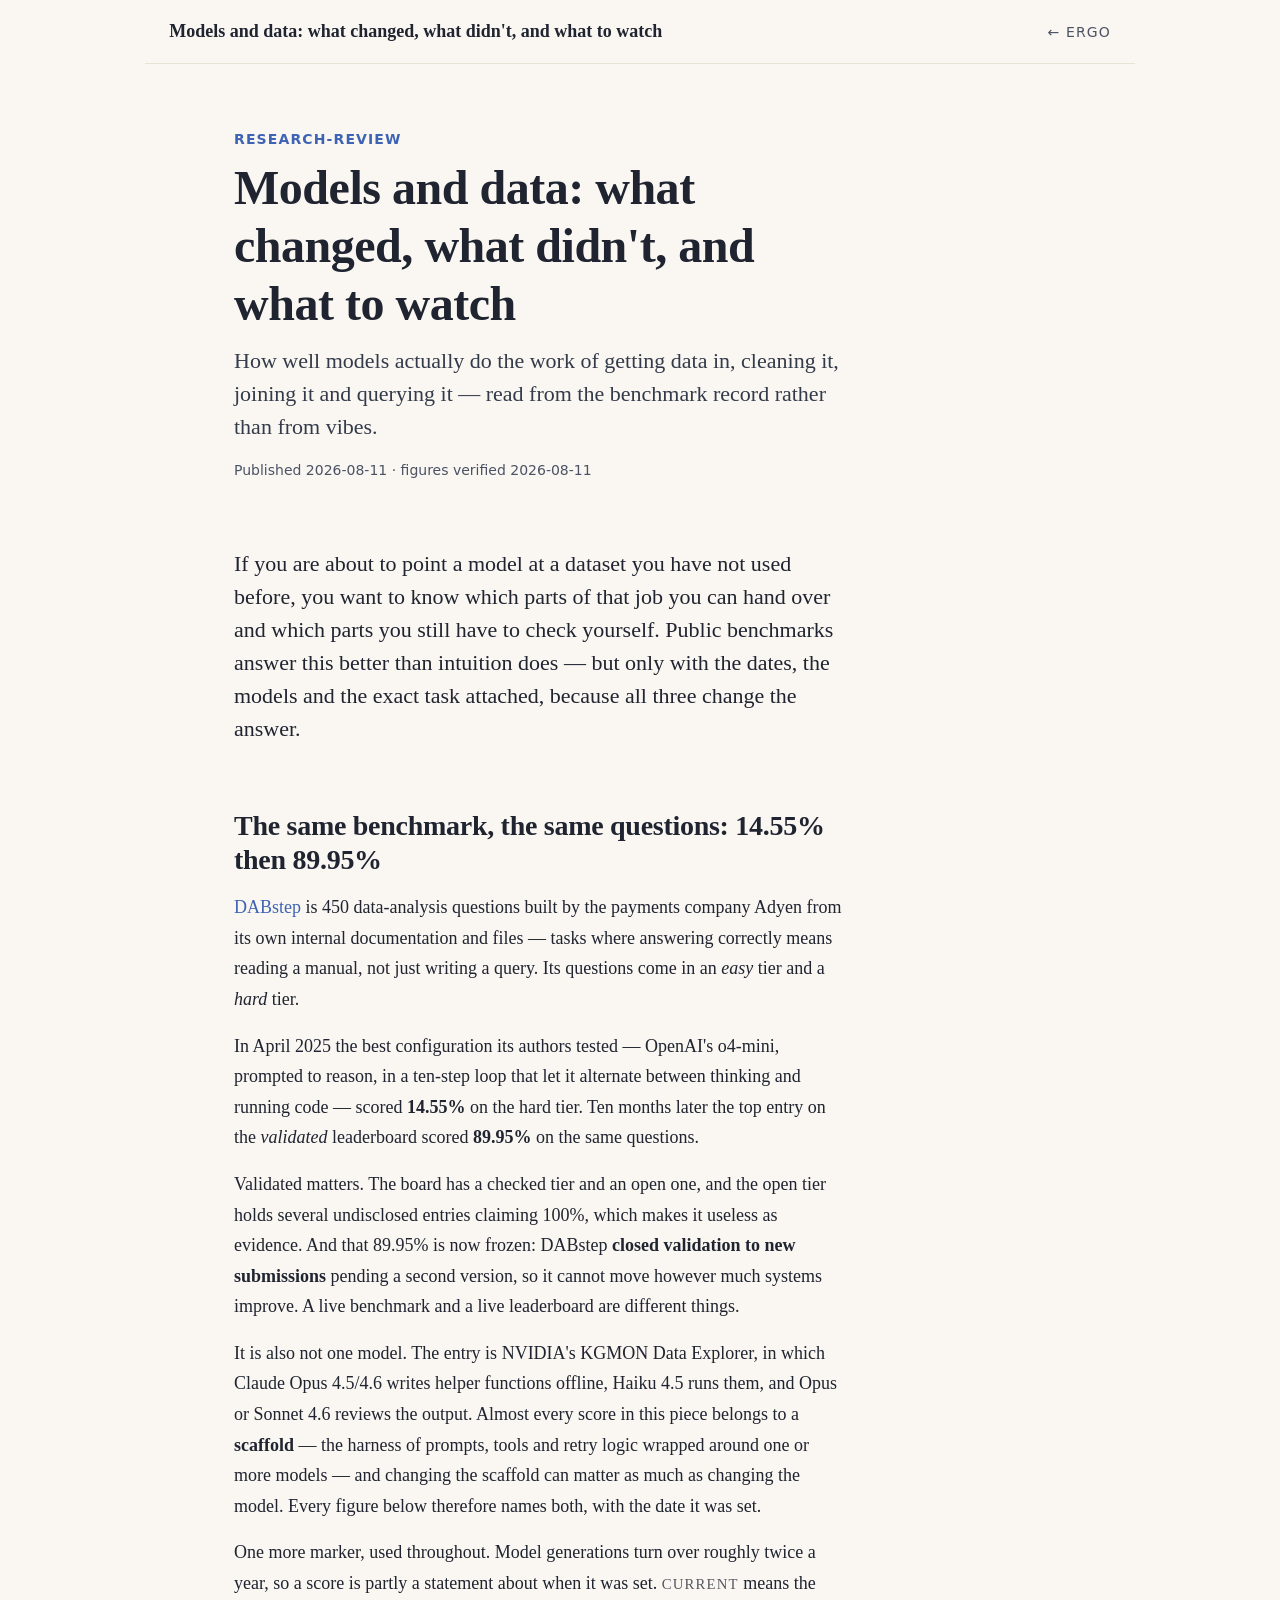
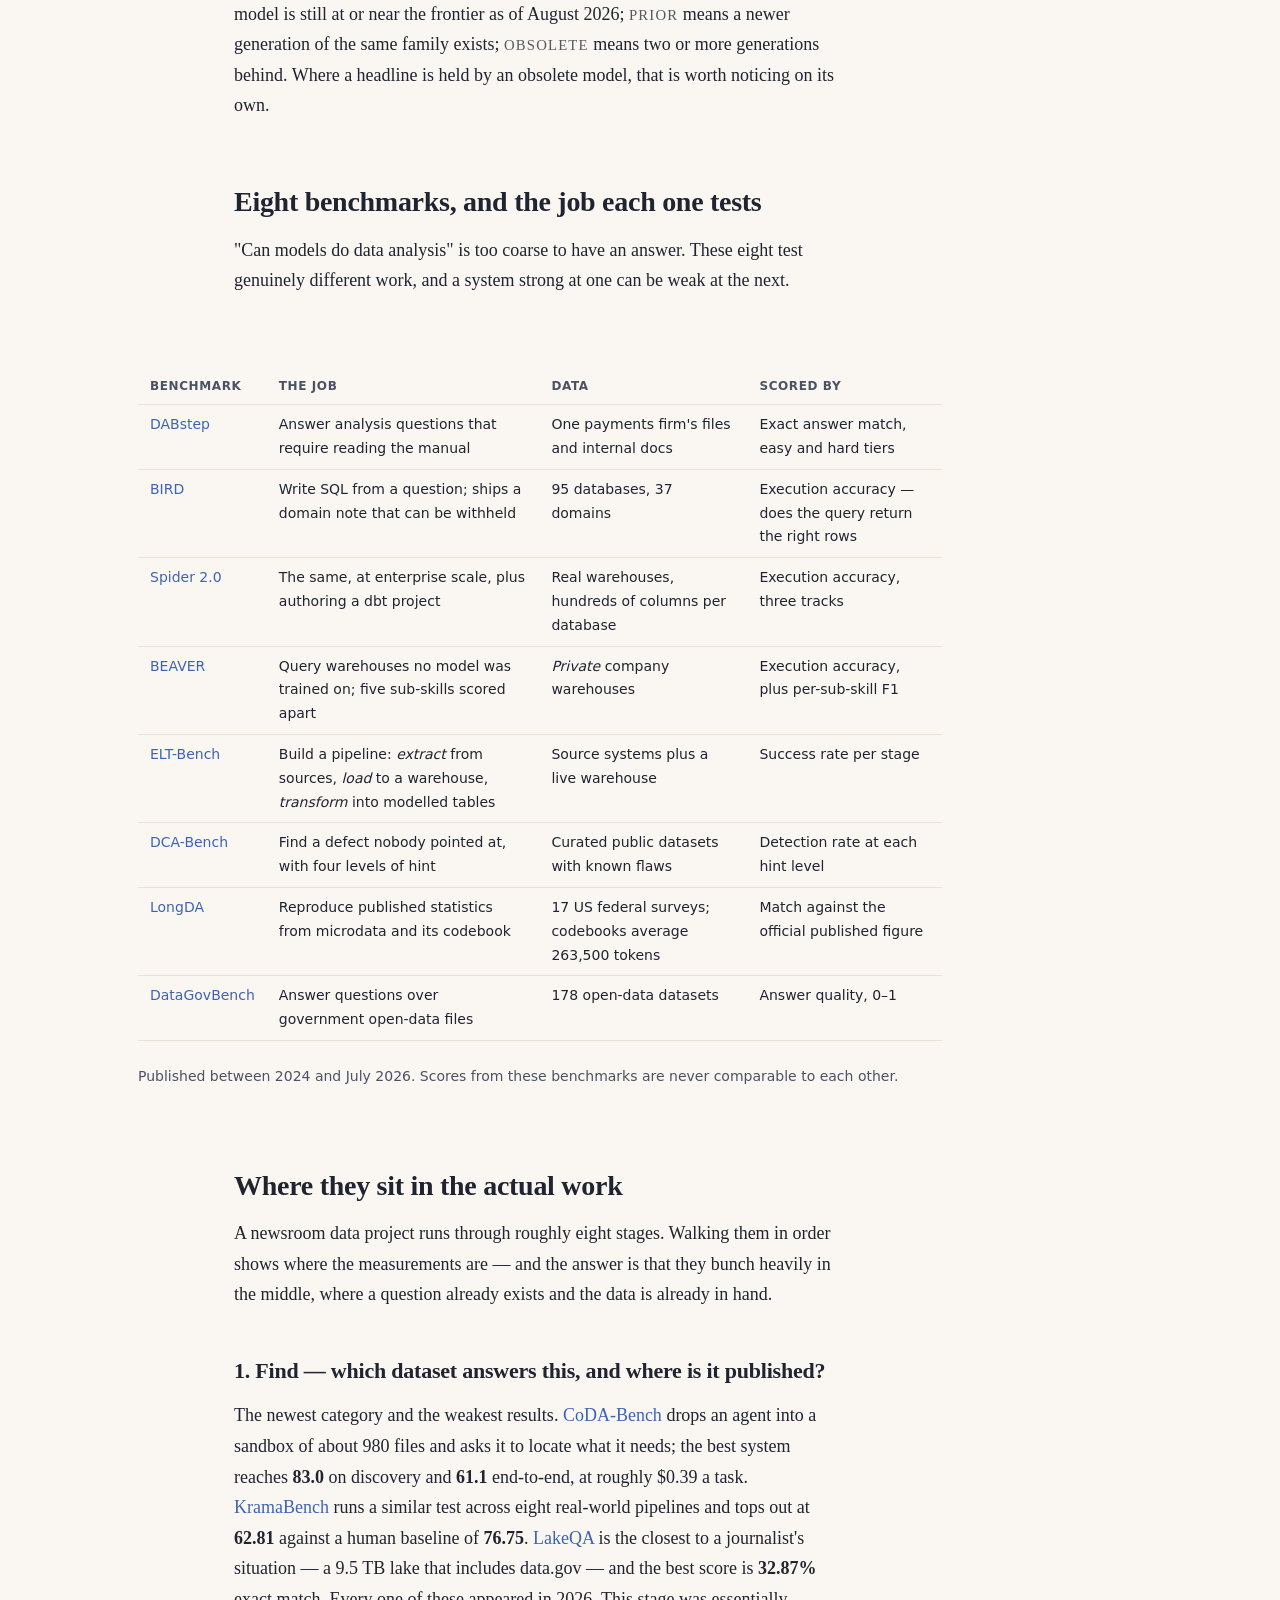
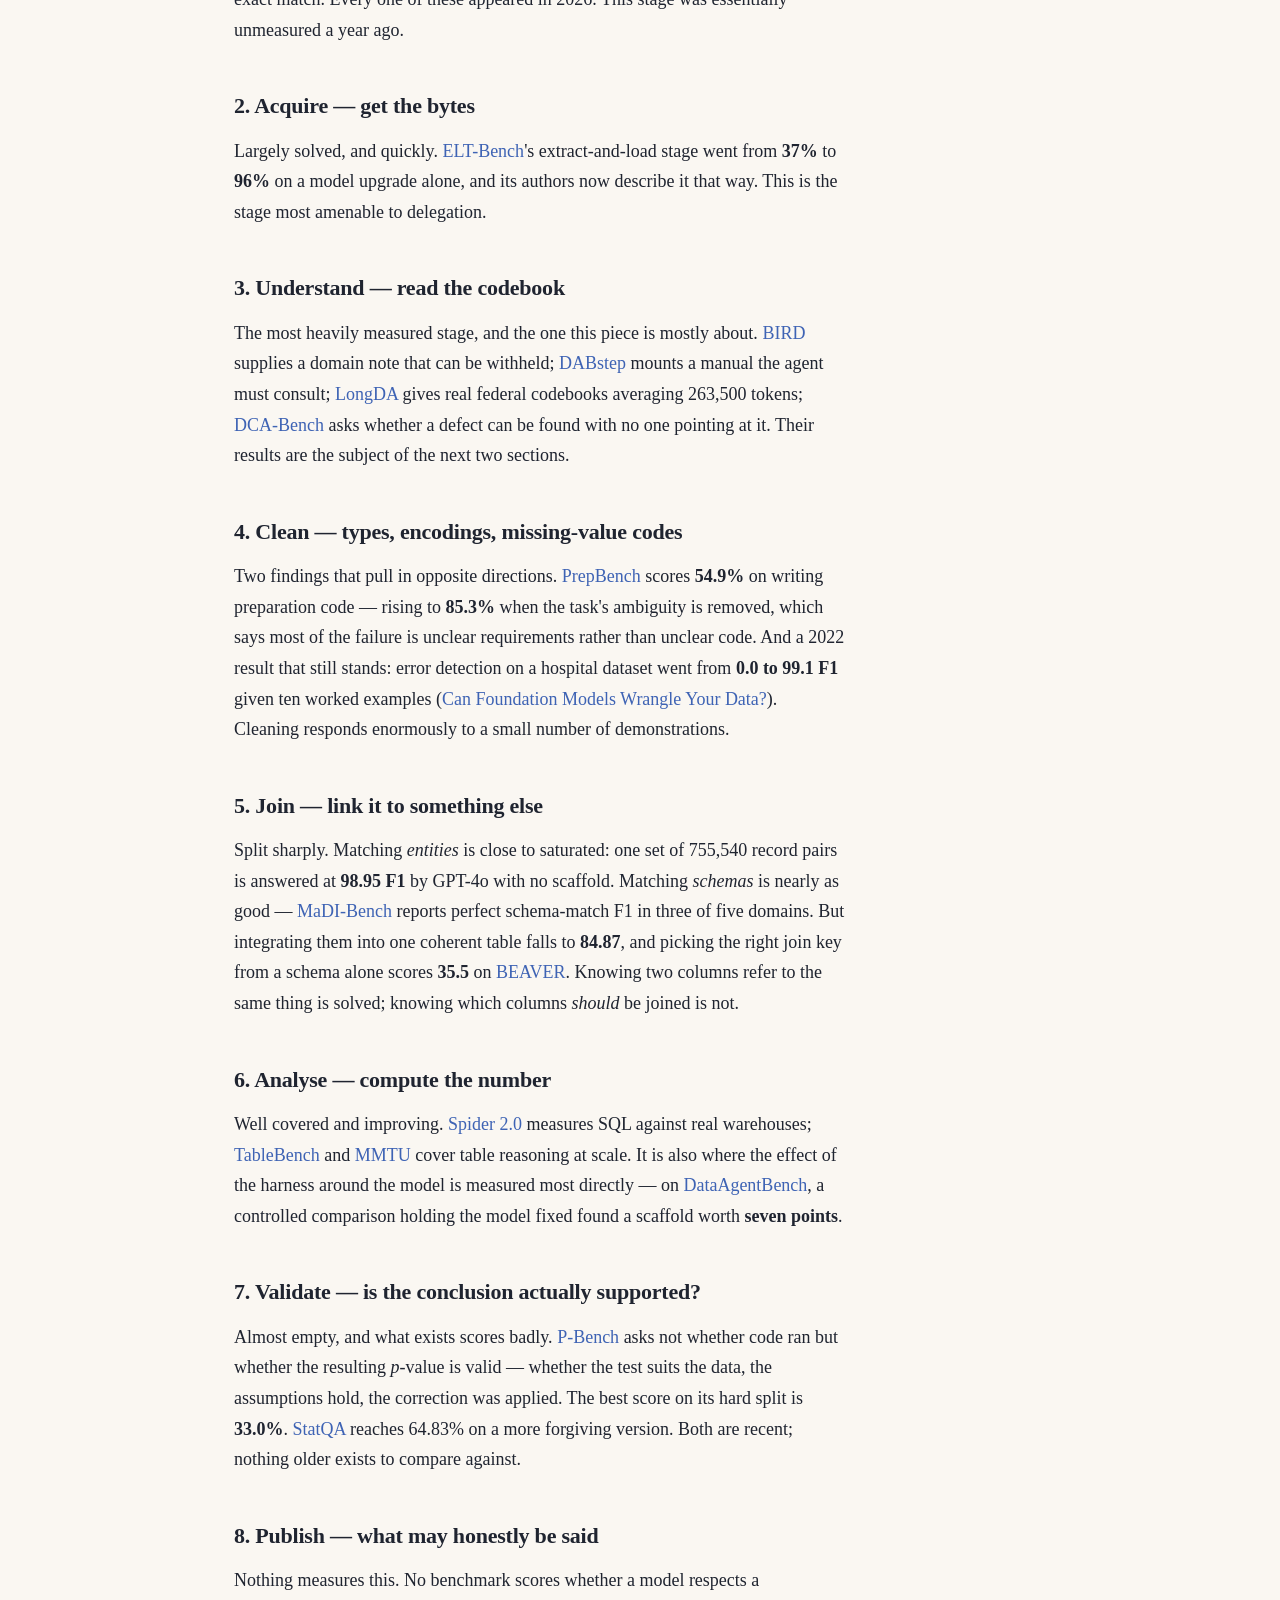
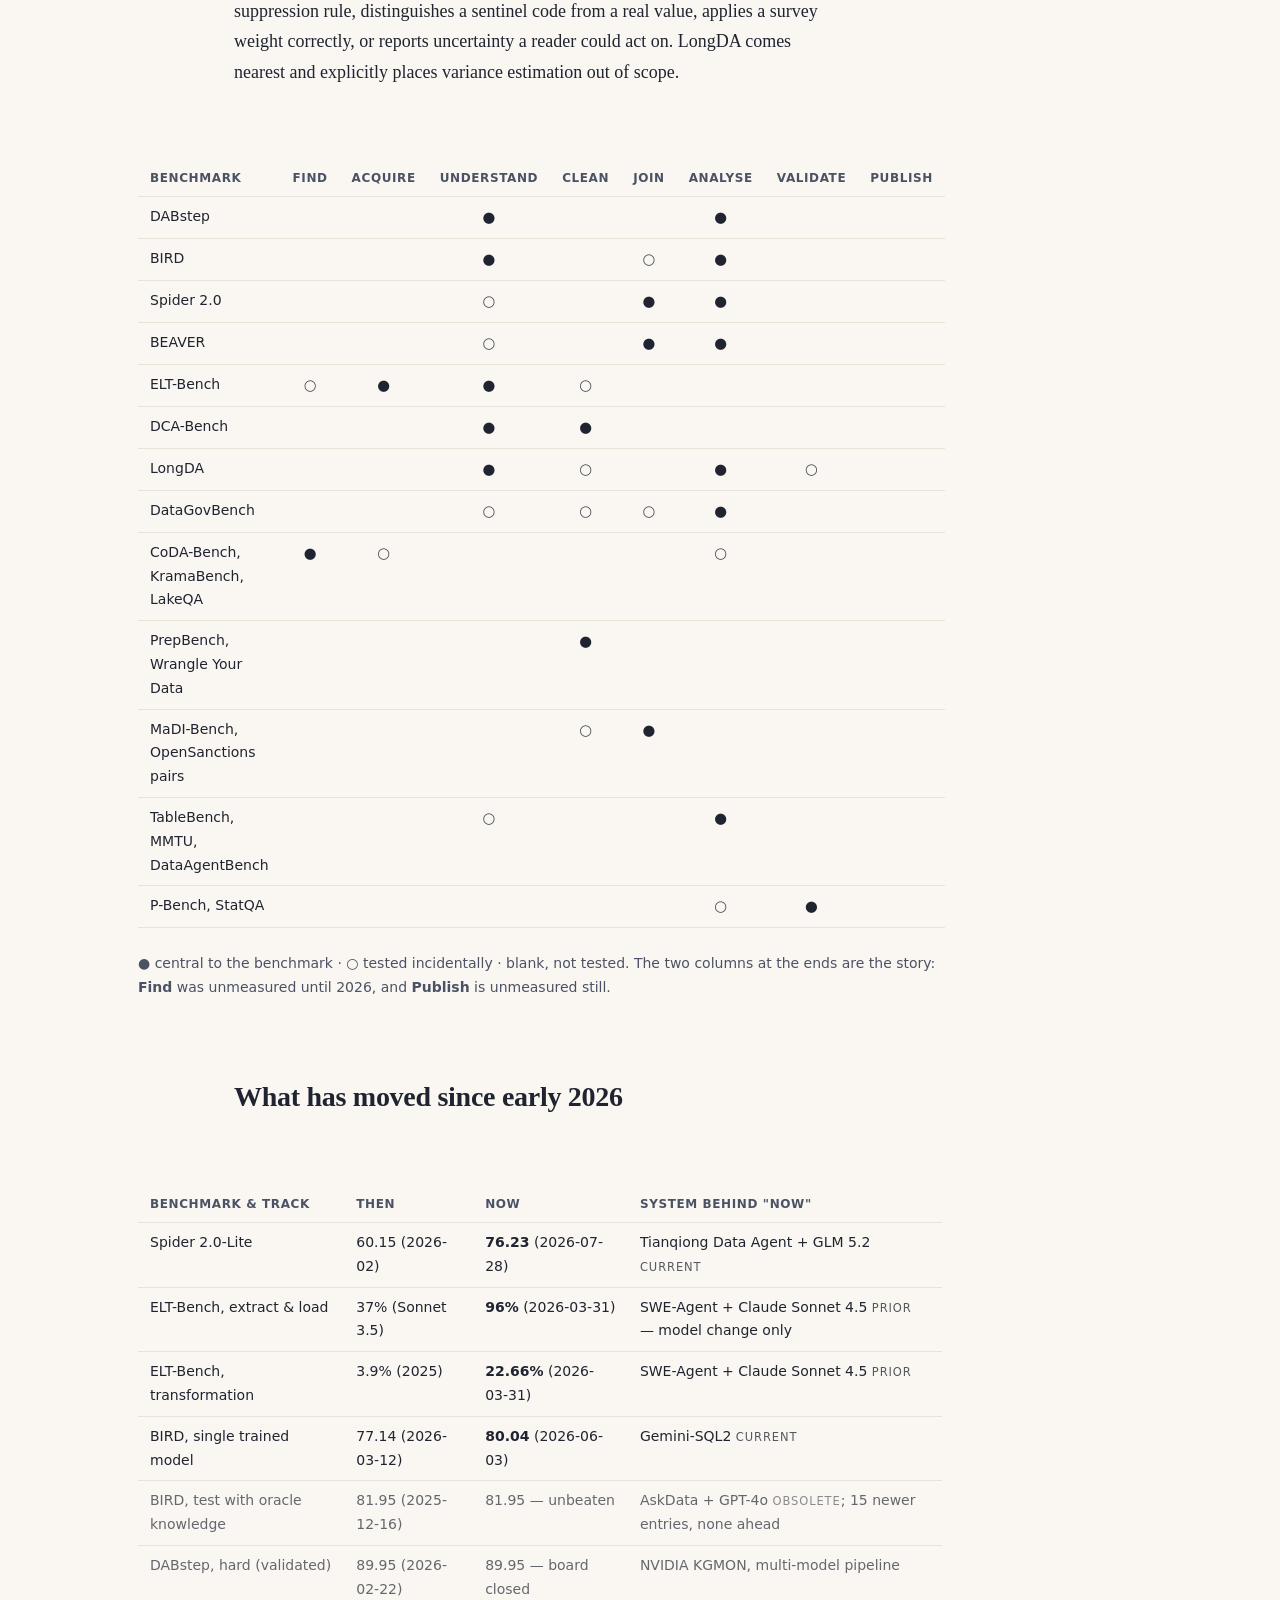
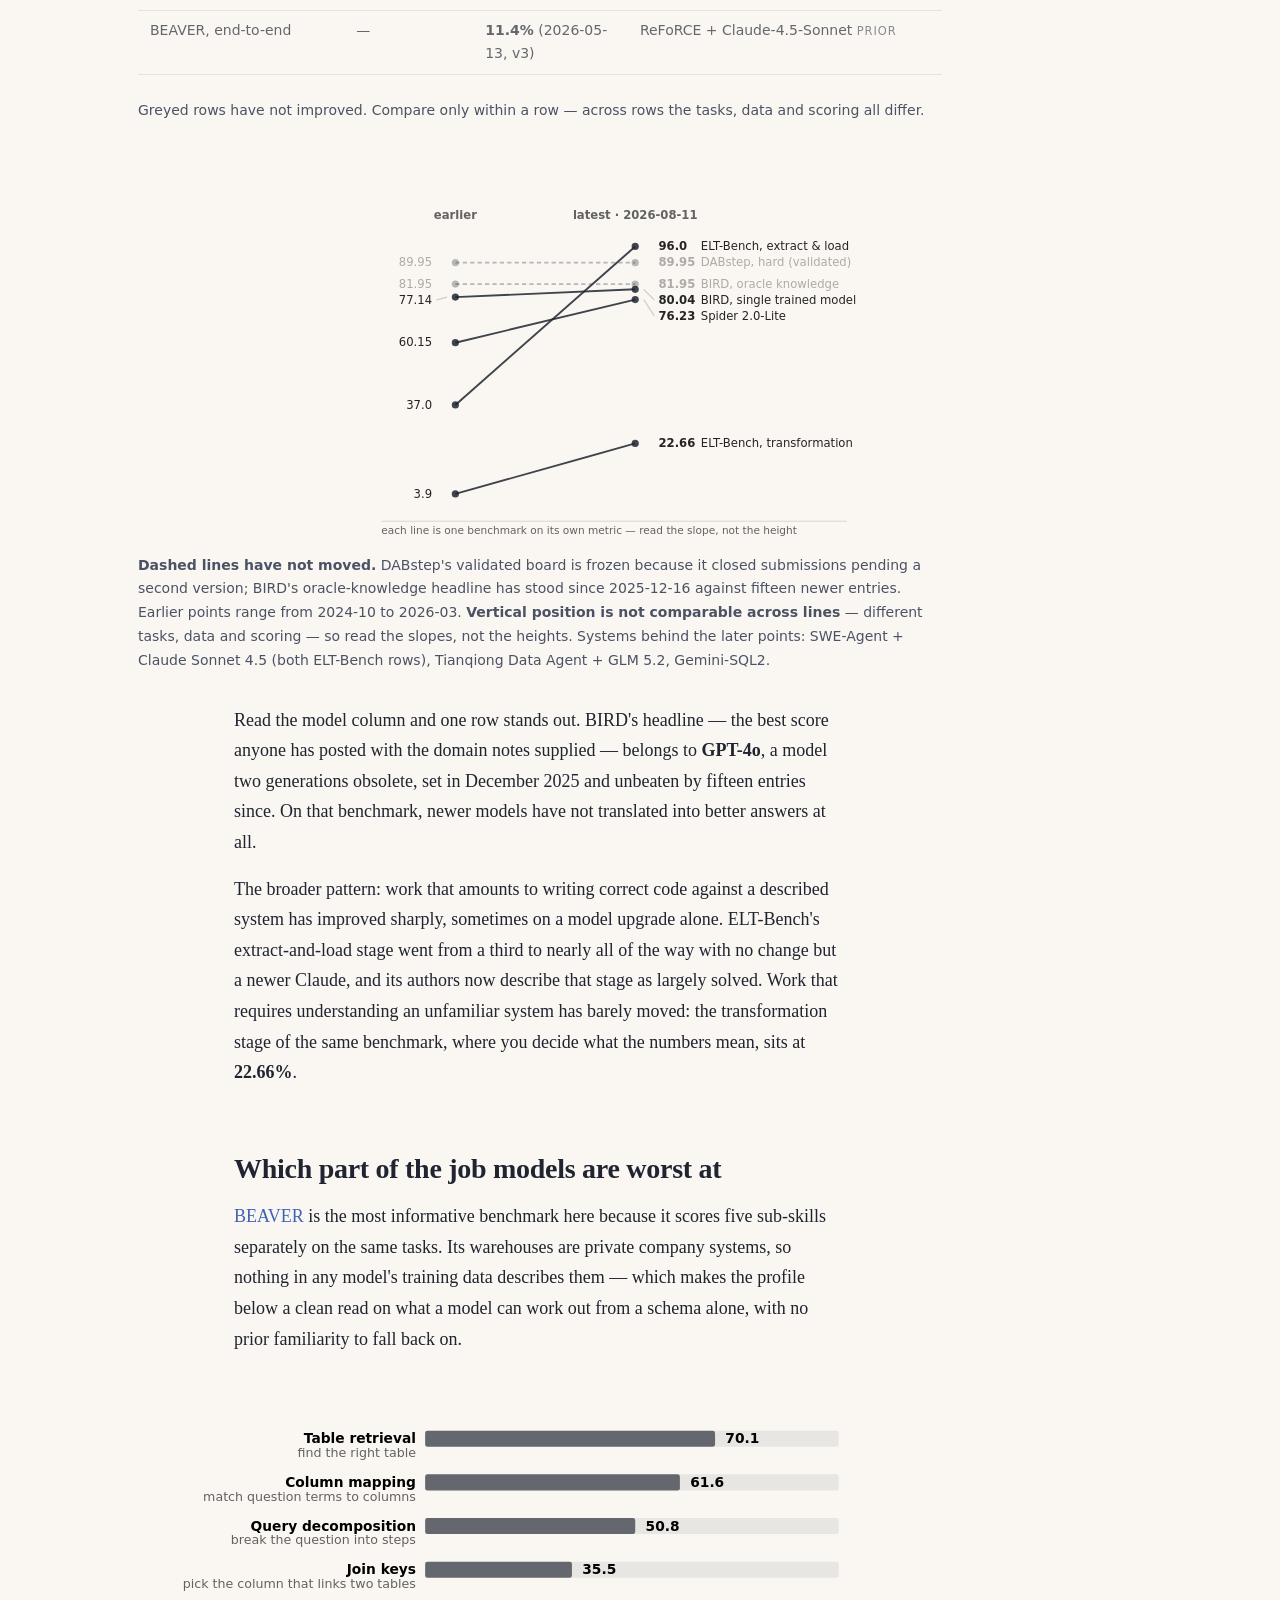
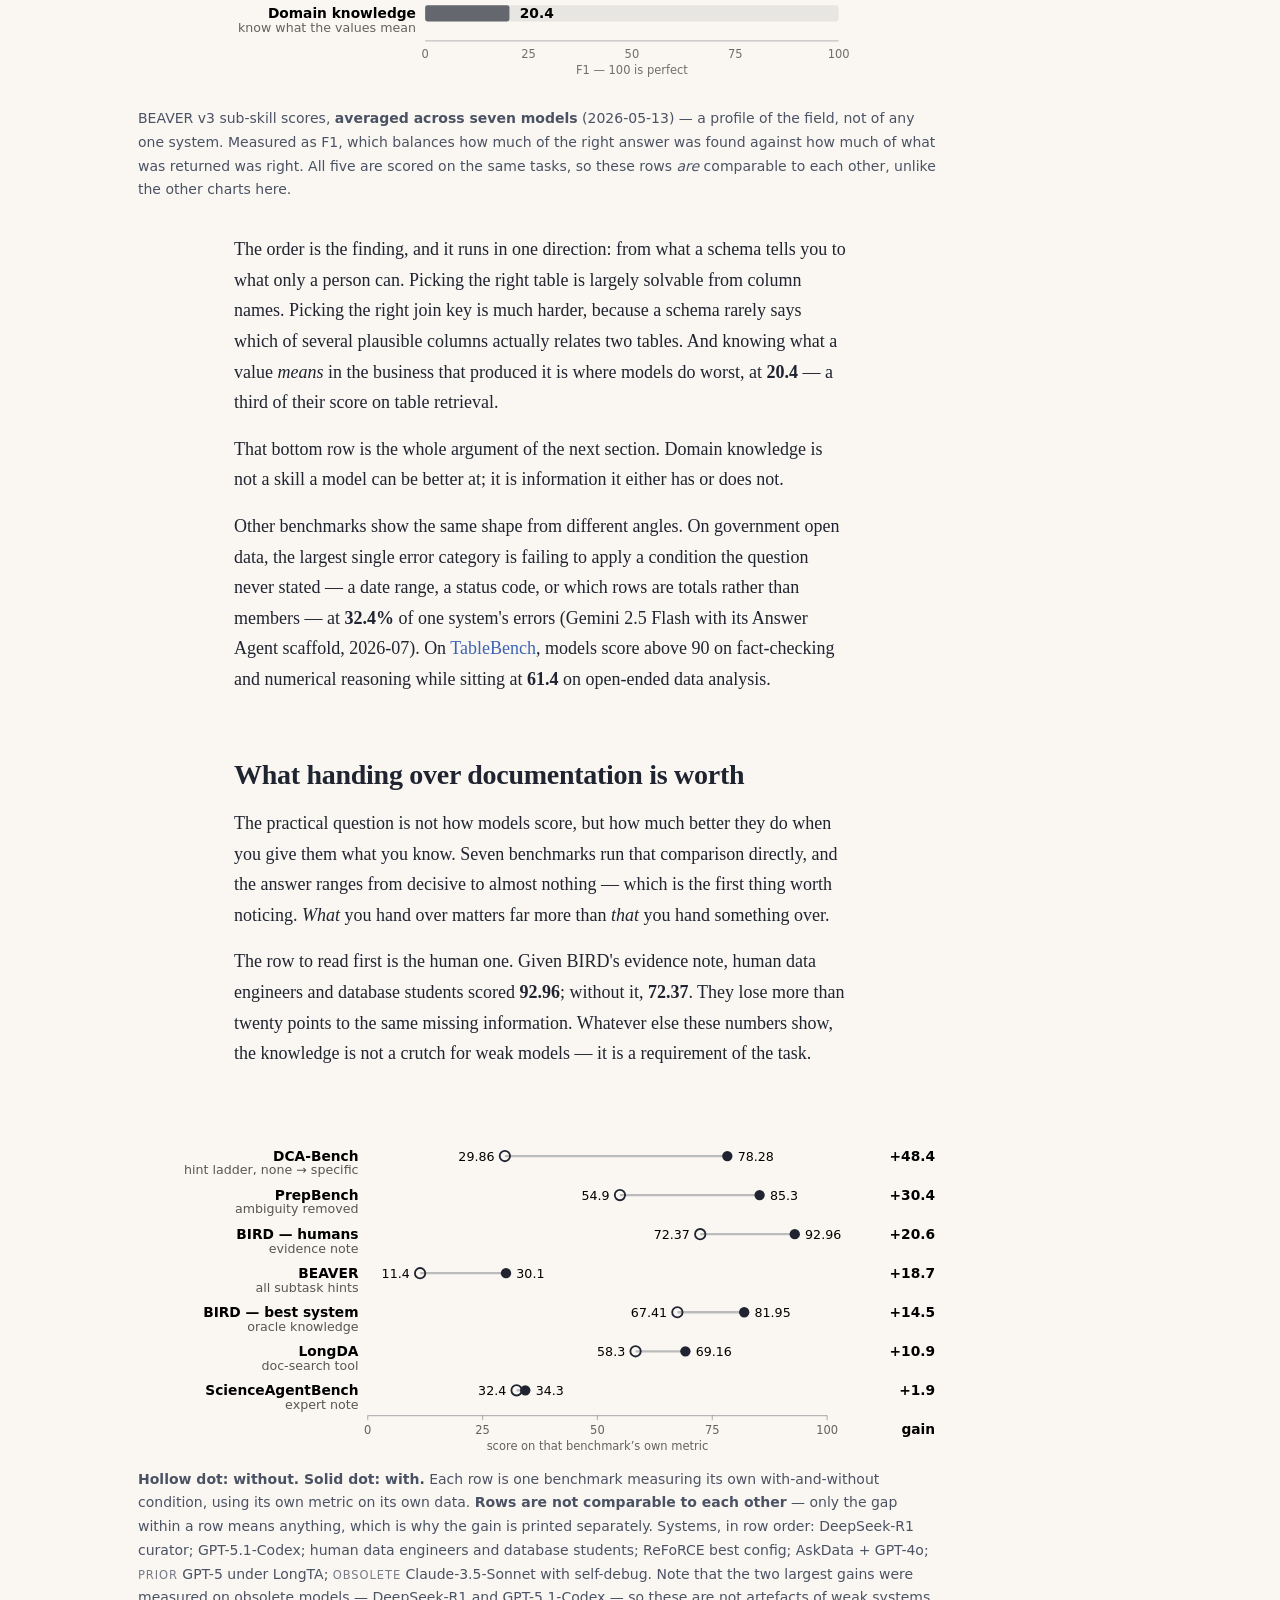
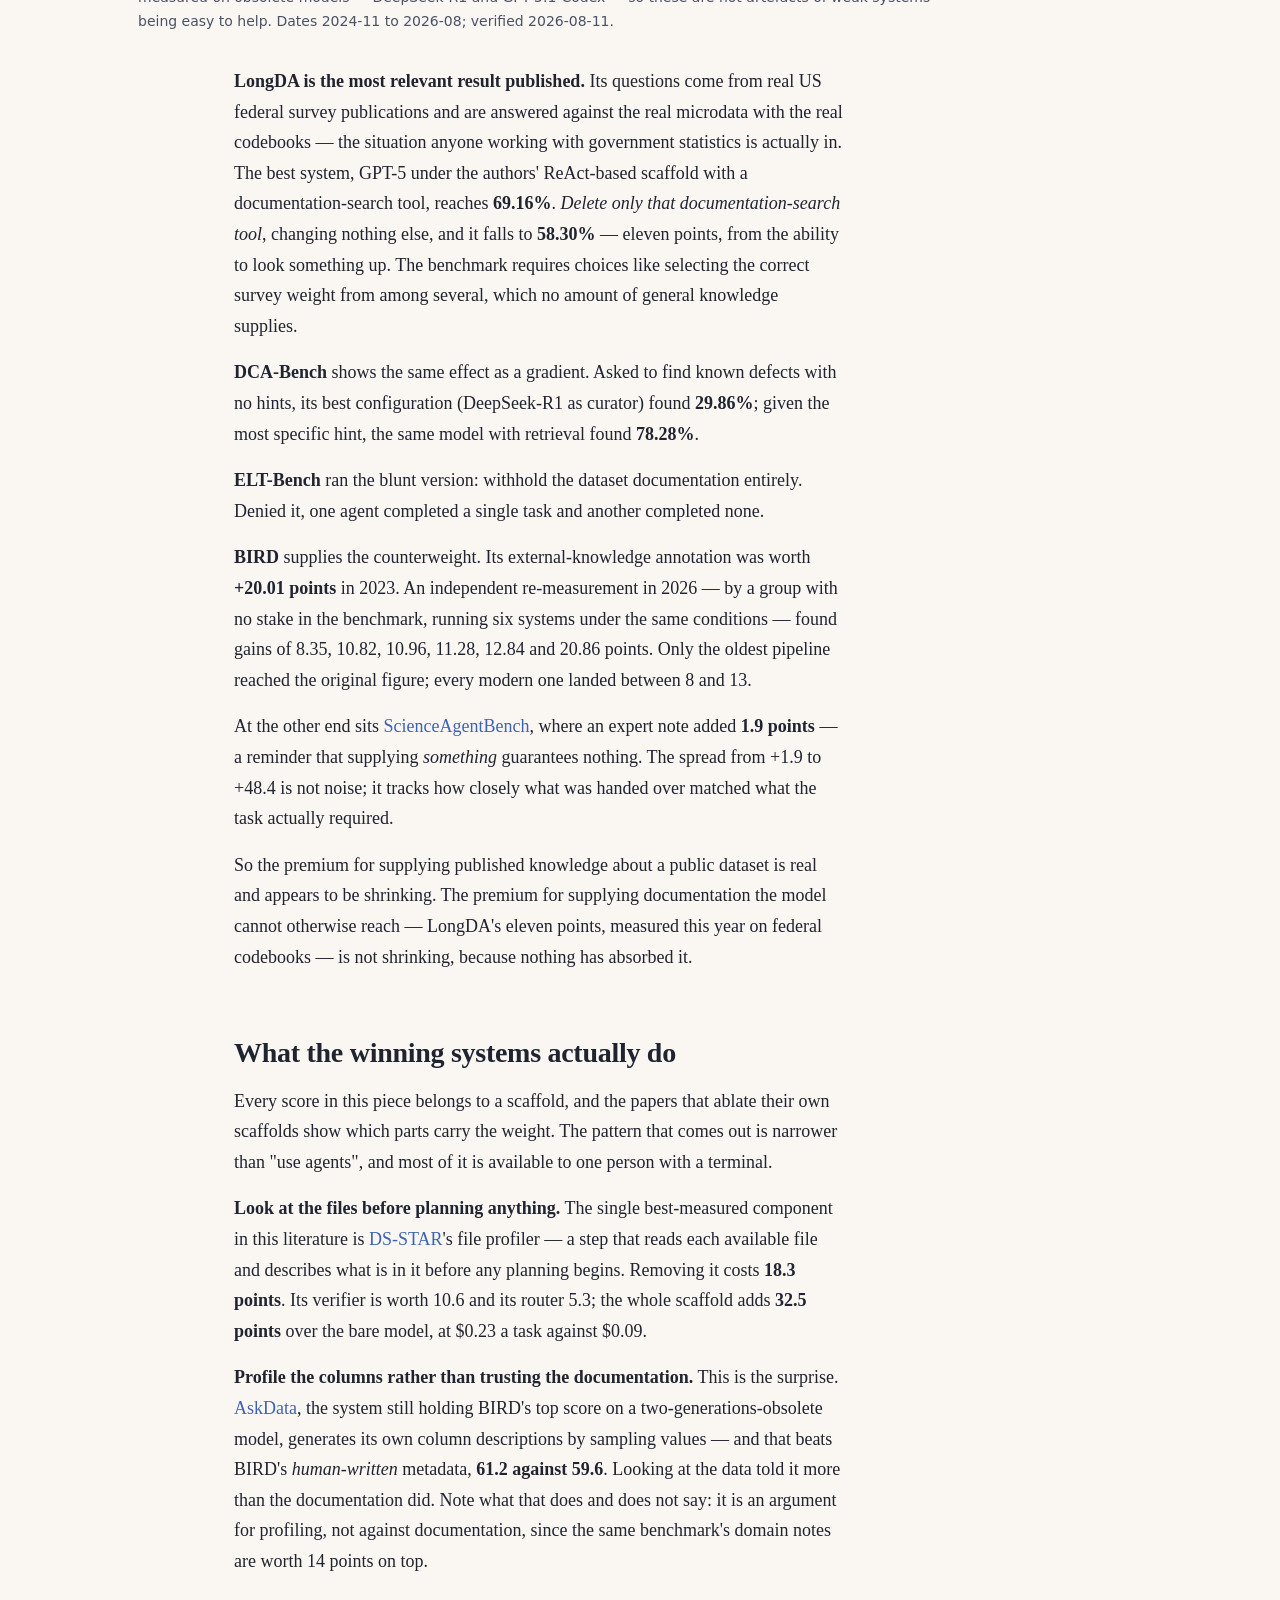
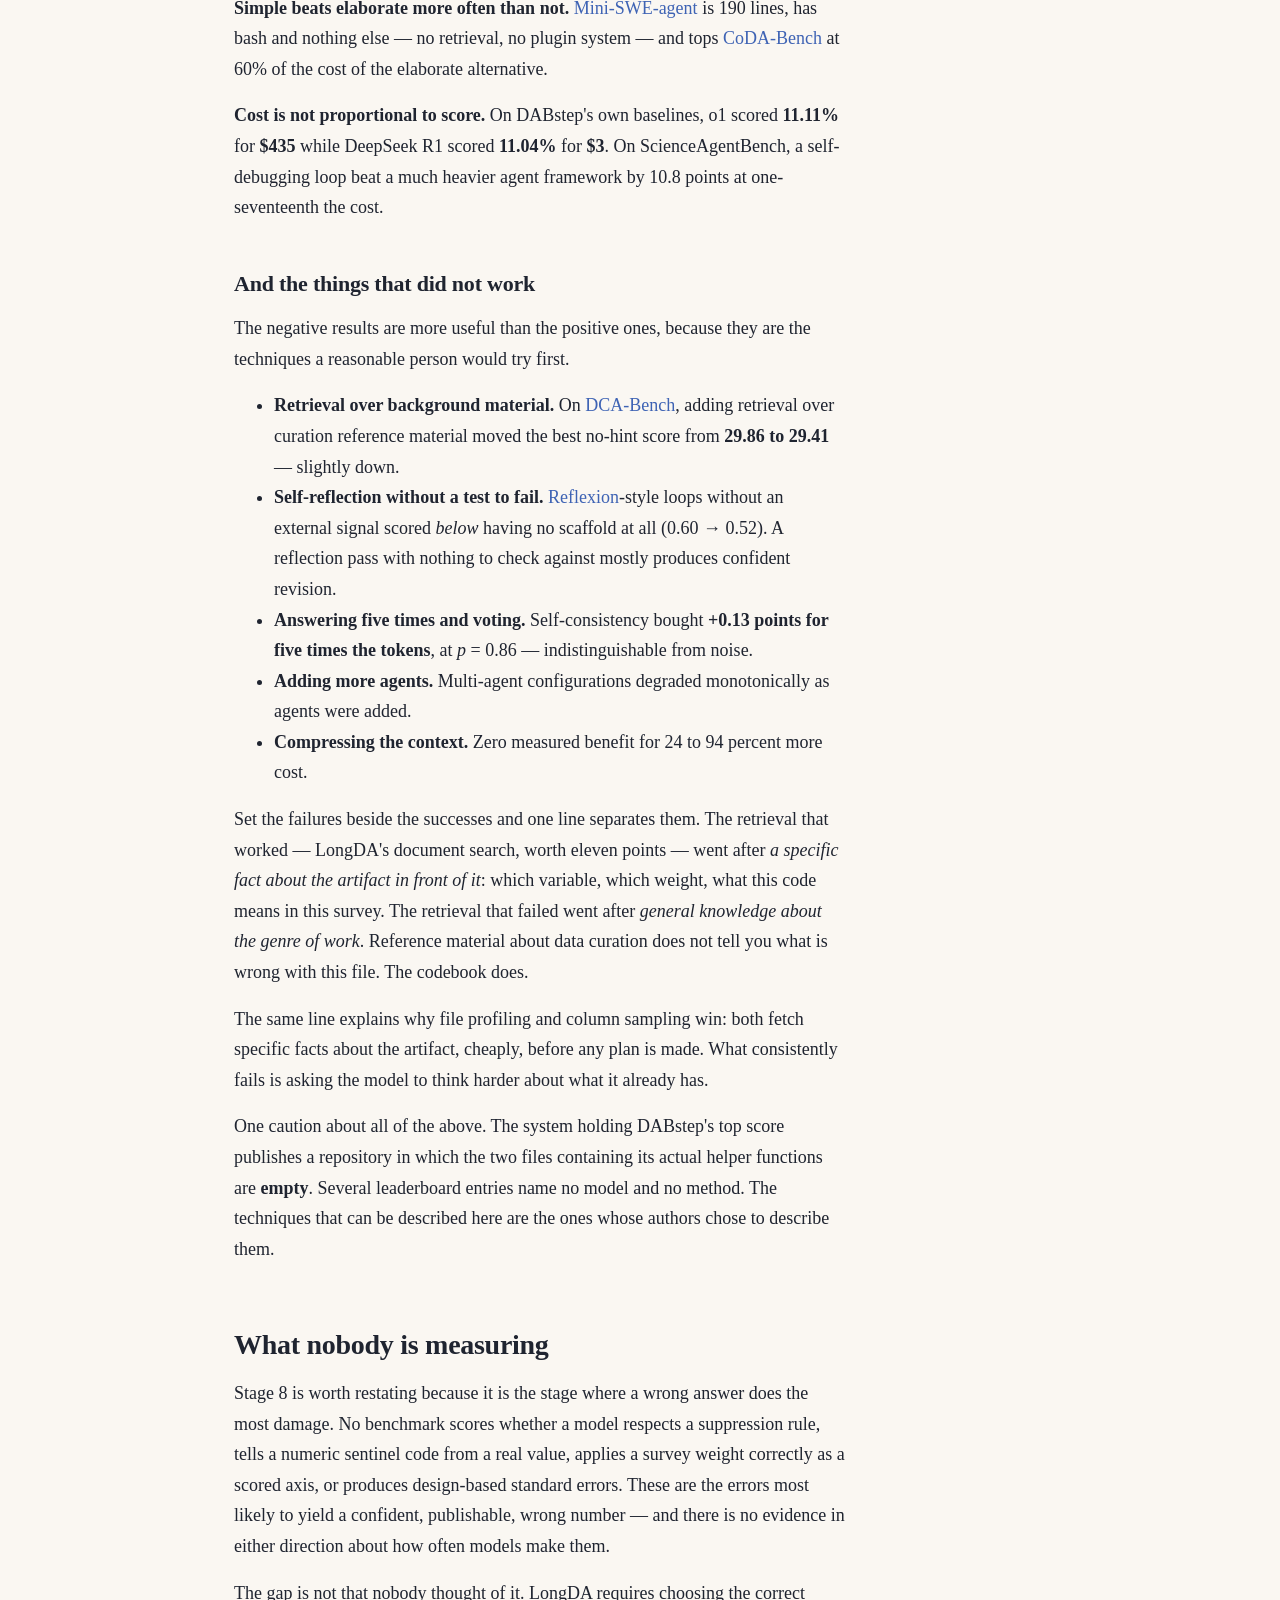
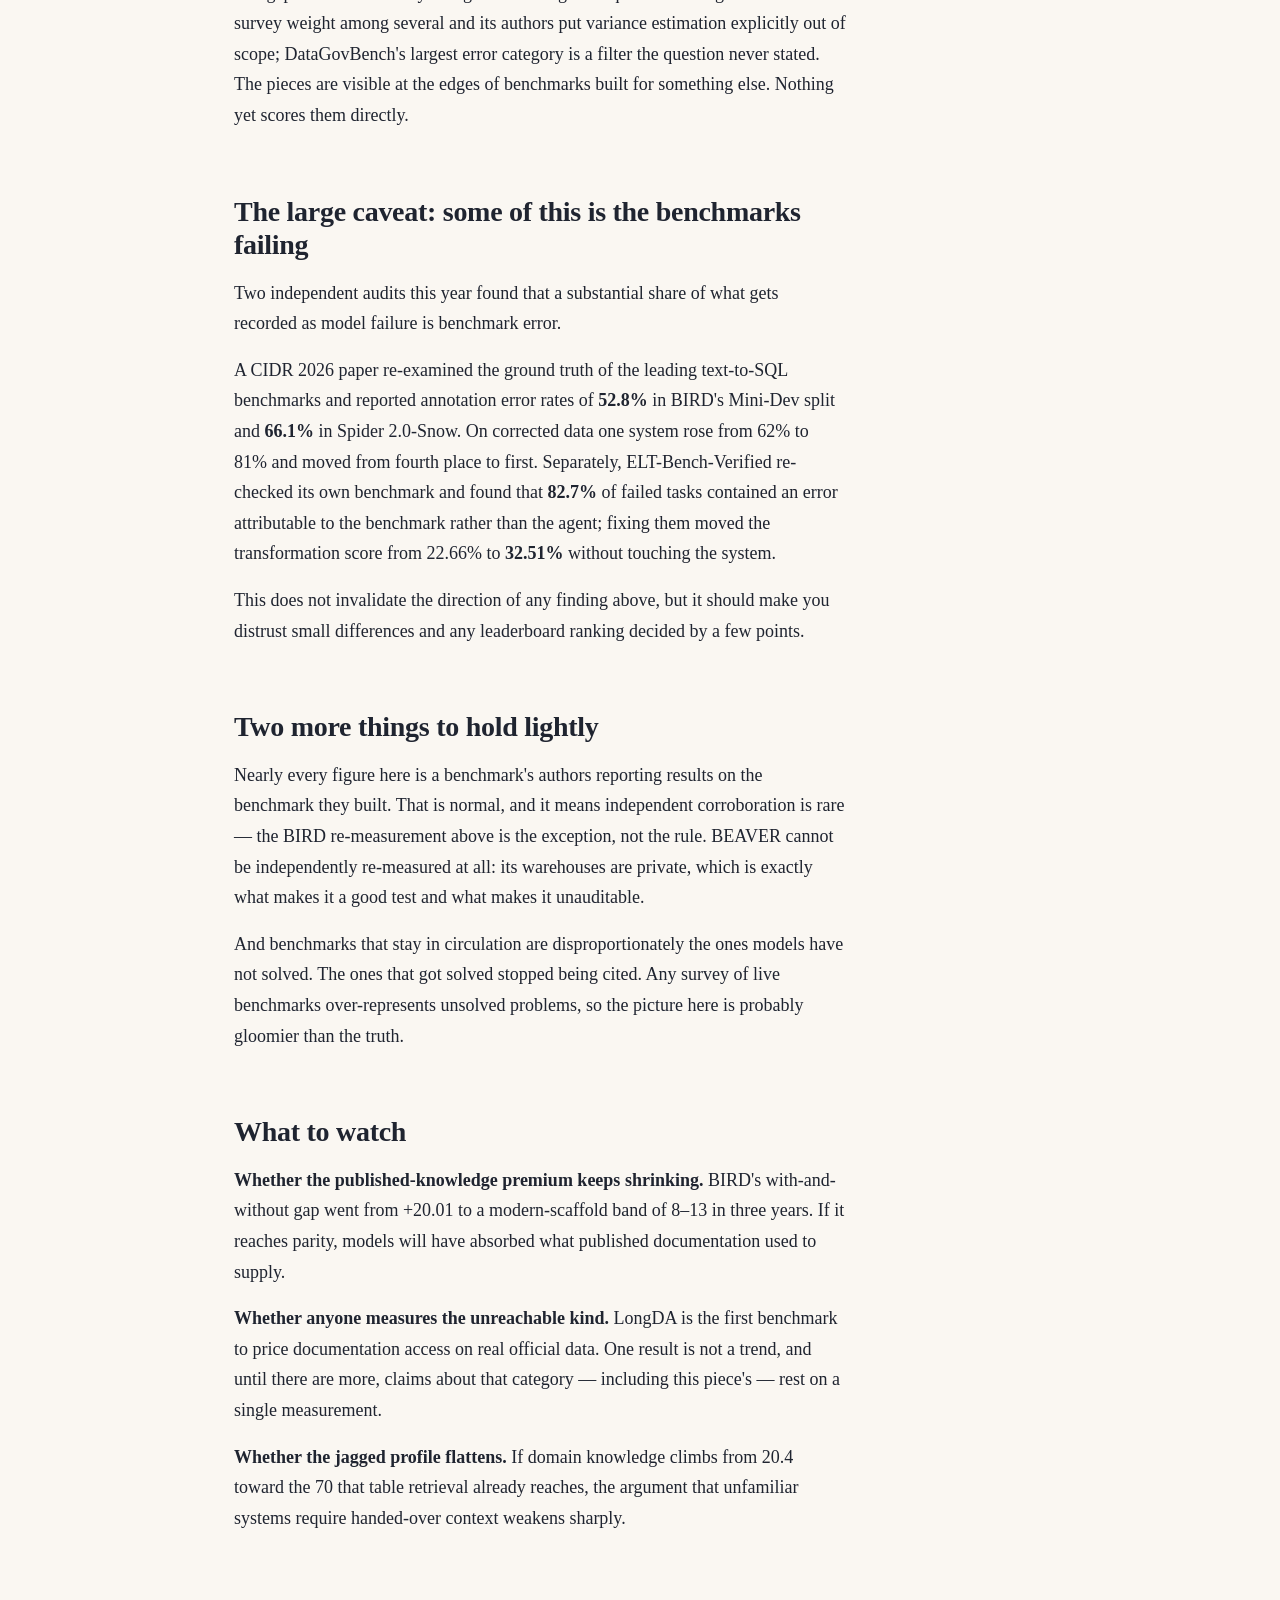
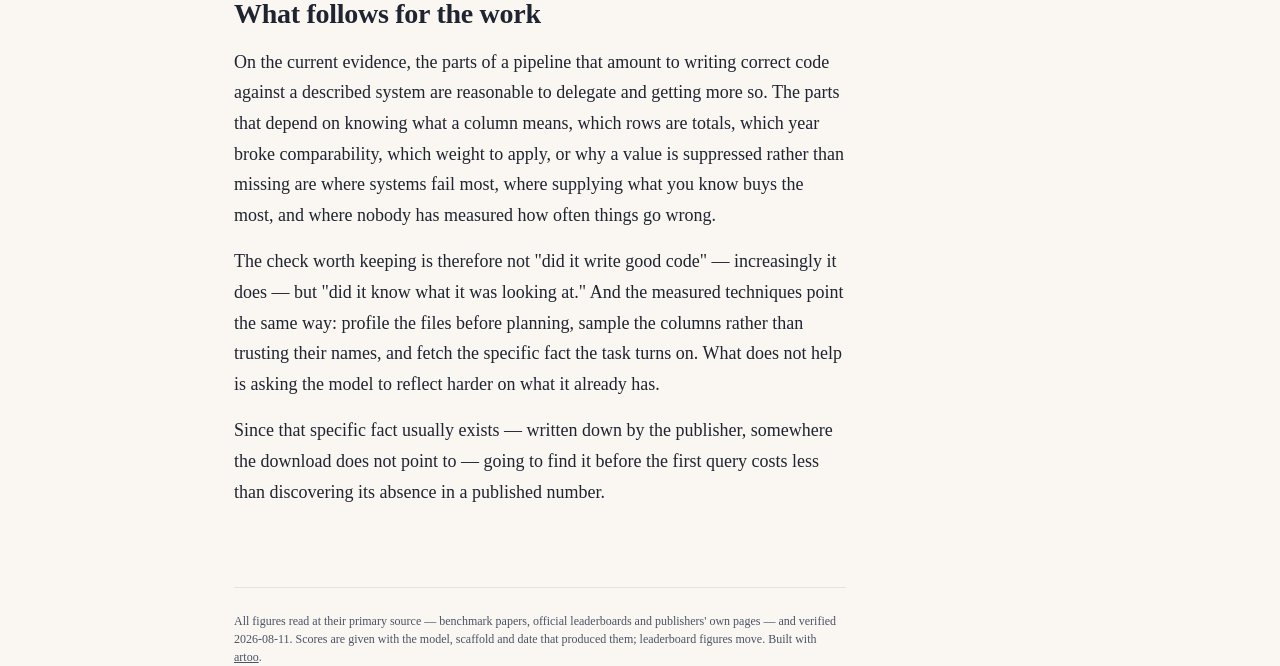
<file: review/site/index.html>
<!doctype html>
<html lang="en" data-theme="light">
<head>
<meta charset="utf-8">
<meta name="viewport" content="width=device-width, initial-scale=1">
<title>Models and data: what changed, what didn&#x27;t, and what to watch</title>
<meta name="description" content="How well models actually do the work of getting data in, cleaning it, joining it and querying it — read from the benchmark record rather than from vibes.">
<link rel="icon" href="lib/artoo-kit/favicon.svg">
<link rel="stylesheet" href="lib/artoo-kit/tokens.css">
<link rel="stylesheet" href="lib/artoo-kit/base.css">
<link rel="stylesheet" href="lib/artoo-kit/article.css">
<link rel="stylesheet" href="lib/artoo-kit/components.css">
<style>
  .cov td { text-align: center; }
  .cov td:first-child { text-align: left; }
  .cov td.c { font-size: 1.05em; }
  .cov td.p { opacity: .8; font-size: 1.05em; }
  .muted { opacity: .68; }
  .gen { font-size: .82em; opacity: .75; letter-spacing: .08em; }
</style>
</head>
<body>
<header class="article-masthead">
  <a class="article-masthead__name" href="index.html">Models and data: what changed, what didn&#x27;t, and what to watch</a>
  <a class="article-masthead__label" href="../index.html">← ergo</a>
</header>
<main class="article">
  <header class="article-header">
    <div class="article-kicker">research-review</div>
    <h1 class="article-title">Models and data: what changed, what didn&#x27;t, and what to watch</h1>
    <p class="article-dek">How well models actually do the work of getting data in, cleaning it, joining it and querying it — read from the benchmark record rather than from vibes.</p>
    <p class="article-byline">Published <time datetime="2026-08-11">2026-08-11</time> · figures verified 2026-08-11</p>
  </header>

  <p class="article-lede">If you are about to point a model at a dataset you
  have not used before, you want to know which parts of that job you can hand
  over and which parts you still have to check yourself. Public benchmarks
  answer this better than intuition does — but only with the dates, the models
  and the exact task attached, because all three change the answer.</p>

  <h2>The same benchmark, the same questions: 14.55% then 89.95%</h2>

  <p><a href="https://huggingface.co/spaces/adyen/DABstep">DABstep</a> is 450
  data-analysis questions built by the payments company Adyen from its own
  internal documentation and files — tasks where answering correctly means
  reading a manual, not just writing a query. Its questions come in an
  <em>easy</em> tier and a <em>hard</em> tier.</p>

  <p>In April 2025 the best configuration its authors tested — OpenAI&#x27;s o4-mini,
  prompted to reason, in a ten-step loop that let it alternate between thinking
  and running code — scored <strong>14.55%</strong> on the hard tier. Ten months
  later the top entry on the <em>validated</em> leaderboard scored
  <strong>89.95%</strong> on the same questions.</p>

  <p>Validated matters. The board has a checked tier and an open one, and the
  open tier holds several undisclosed entries claiming 100%, which makes it
  useless as evidence. And that 89.95% is now frozen: DABstep
  <strong>closed validation to new submissions</strong> pending a second
  version, so it cannot move however much systems improve. A live benchmark and
  a live leaderboard are different things.</p>

  <p>It is also not one model. The entry is NVIDIA&#x27;s KGMON Data Explorer, in
  which Claude Opus 4.5/4.6 writes helper functions offline, Haiku 4.5 runs
  them, and Opus or Sonnet 4.6 reviews the output. Almost every score in this
  piece belongs to a <strong>scaffold</strong> — the harness of prompts, tools
  and retry logic wrapped around one or more models — and changing the scaffold
  can matter as much as changing the model. Every figure below therefore names
  both, with the date it was set.</p>

  <p>One more marker, used throughout. Model generations turn over roughly
  twice a year, so a score is partly a statement about when it was set.
  <span class="gen">CURRENT</span> means the model is still at or near the
  frontier as of August 2026; <span class="gen">PRIOR</span> means a newer
  generation of the same family exists;
  <span class="gen">OBSOLETE</span> means two or more generations behind. Where
  a headline is held by an obsolete model, that is worth noticing on its own.</p>

  <h2>Eight benchmarks, and the job each one tests</h2>

  <p>&quot;Can models do data analysis&quot; is too coarse to have an answer.
  These eight test genuinely different work, and a system strong at one can be
  weak at the next.</p>

  <figure class="article-figure">
    <table>
      <thead>
        <tr><th>Benchmark</th><th>The job</th><th>Data</th><th>Scored by</th></tr>
      </thead>
      <tbody>
        <tr>
          <td><a href="https://huggingface.co/spaces/adyen/DABstep">DABstep</a></td>
          <td>Answer analysis questions that require reading the manual</td>
          <td>One payments firm&#x27;s files and internal docs</td>
          <td>Exact answer match, easy and hard tiers</td>
        </tr>
        <tr>
          <td><a href="https://bird-bench.github.io/">BIRD</a></td>
          <td>Write SQL from a question; ships a domain note that can be withheld</td>
          <td>95 databases, 37 domains</td>
          <td>Execution accuracy — does the query return the right rows</td>
        </tr>
        <tr>
          <td><a href="https://spider2-sql.github.io/">Spider 2.0</a></td>
          <td>The same, at enterprise scale, plus authoring a dbt project</td>
          <td>Real warehouses, hundreds of columns per database</td>
          <td>Execution accuracy, three tracks</td>
        </tr>
        <tr>
          <td><a href="https://beaverbench.github.io/">BEAVER</a></td>
          <td>Query warehouses no model was trained on; five sub-skills scored apart</td>
          <td><em>Private</em> company warehouses</td>
          <td>Execution accuracy, plus per-sub-skill F1</td>
        </tr>
        <tr>
          <td><a href="https://github.com/uiuc-kang-lab/ELT-Bench">ELT-Bench</a></td>
          <td>Build a pipeline: <em>extract</em> from sources, <em>load</em> to a warehouse, <em>transform</em> into modelled tables</td>
          <td>Source systems plus a live warehouse</td>
          <td>Success rate per stage</td>
        </tr>
        <tr>
          <td><a href="https://github.com/TRAIS-Lab/dca-bench">DCA-Bench</a></td>
          <td>Find a defect nobody pointed at, with four levels of hint</td>
          <td>Curated public datasets with known flaws</td>
          <td>Detection rate at each hint level</td>
        </tr>
        <tr>
          <td><a href="https://arxiv.org/abs/2601.02598">LongDA</a></td>
          <td>Reproduce published statistics from microdata and its codebook</td>
          <td>17 US federal surveys; codebooks average 263,500 tokens</td>
          <td>Match against the official published figure</td>
        </tr>
        <tr>
          <td><a href="https://arxiv.org/abs/2607.06482">DataGovBench</a></td>
          <td>Answer questions over government open-data files</td>
          <td>178 open-data datasets</td>
          <td>Answer quality, 0–1</td>
        </tr>
      </tbody>
    </table>
    <figcaption>Published between 2024 and July 2026. Scores from these
    benchmarks are never comparable to each other.</figcaption>
  </figure>

  <h2>Where they sit in the actual work</h2>

  <p>A newsroom data project runs through roughly eight stages. Walking them in
  order shows where the measurements are — and the answer is that they bunch
  heavily in the middle, where a question already exists and the data is
  already in hand.</p>

  <h3>1. Find — which dataset answers this, and where is it published?</h3>

  <p>The newest category and the weakest results. <a href="https://arxiv.org/abs/2606.15300">CoDA-Bench</a>
  drops an agent into a sandbox of about 980 files and asks it to locate what it
  needs; the best system reaches <strong>83.0</strong> on discovery and
  <strong>61.1</strong> end-to-end, at roughly $0.39 a task. <a href="https://github.com/mitdbg/KramaBench">KramaBench</a>
  runs a similar test across eight real-world pipelines and tops out at
  <strong>62.81</strong> against a human baseline of <strong>76.75</strong>.
  <a href="https://lakeqa-bench.github.io/">LakeQA</a> is the closest to a
  journalist&#x27;s situation — a 9.5 TB lake that includes data.gov — and the best
  score is <strong>32.87%</strong> exact match. Every one of these appeared in
  2026. This stage was essentially unmeasured a year ago.</p>

  <h3>2. Acquire — get the bytes</h3>

  <p>Largely solved, and quickly. <a href="https://github.com/uiuc-kang-lab/ELT-Bench">ELT-Bench</a>&#x27;s
  extract-and-load stage went from <strong>37%</strong> to <strong>96%</strong>
  on a model upgrade alone, and its authors now describe it that way. This is
  the stage most amenable to delegation.</p>

  <h3>3. Understand — read the codebook</h3>

  <p>The most heavily measured stage, and the one this piece is mostly about.
  <a href="https://bird-bench.github.io/">BIRD</a> supplies a domain note that
  can be withheld; <a href="https://huggingface.co/spaces/adyen/DABstep">DABstep</a>
  mounts a manual the agent must consult;
  <a href="https://arxiv.org/abs/2601.02598">LongDA</a> gives real federal
  codebooks averaging 263,500 tokens; <a href="https://github.com/TRAIS-Lab/dca-bench">DCA-Bench</a>
  asks whether a defect can be found with no one pointing at it. Their results
  are the subject of the next two sections.</p>

  <h3>4. Clean — types, encodings, missing-value codes</h3>

  <p>Two findings that pull in opposite directions.
  <a href="https://github.com/TsinghuaDatabaseGroup/prepbench">PrepBench</a>
  scores <strong>54.9%</strong> on writing preparation code — rising to
  <strong>85.3%</strong> when the task&#x27;s ambiguity is removed, which says most
  of the failure is unclear requirements rather than unclear code. And a 2022
  result that still stands: error detection on a hospital dataset went from
  <strong>0.0 to 99.1 F1</strong> given ten worked examples
  (<a href="https://github.com/HazyResearch/fm_data_tasks">Can Foundation Models
  Wrangle Your Data?</a>). Cleaning responds enormously to a small number of
  demonstrations.</p>

  <h3>5. Join — link it to something else</h3>

  <p>Split sharply. Matching <em>entities</em> is close to saturated: one set of
  755,540 record pairs is answered at <strong>98.95 F1</strong> by GPT-4o with
  no scaffold. Matching <em>schemas</em> is nearly as good —
  <a href="https://github.com/wbsg-uni-mannheim/MaDI-Bench">MaDI-Bench</a>
  reports perfect schema-match F1 in three of five domains. But integrating them
  into one coherent table falls to <strong>84.87</strong>, and picking the right
  join key from a schema alone scores <strong>35.5</strong> on
  <a href="https://beaverbench.github.io/">BEAVER</a>. Knowing two columns refer
  to the same thing is solved; knowing which columns <em>should</em> be joined
  is not.</p>

  <h3>6. Analyse — compute the number</h3>

  <p>Well covered and improving. <a href="https://spider2-sql.github.io/">Spider 2.0</a>
  measures SQL against real warehouses; <a href="https://tablebench.github.io/">TableBench</a>
  and <a href="https://arxiv.org/abs/2506.05587">MMTU</a> cover table reasoning
  at scale. It is also where the effect of the harness around the model is
  measured most directly — on <a href="https://ucbepic.github.io/DataAgentBench/">DataAgentBench</a>,
  a controlled comparison holding the model fixed found a scaffold worth
  <strong>seven points</strong>.</p>

  <h3>7. Validate — is the conclusion actually supported?</h3>

  <p>Almost empty, and what exists scores badly.
  <a href="https://arxiv.org/abs/2608.07437">P-Bench</a> asks not whether code
  ran but whether the resulting <em>p</em>-value is valid — whether the test
  suits the data, the assumptions hold, the correction was applied. The best
  score on its hard split is <strong>33.0%</strong>.
  <a href="https://statqa.github.io/">StatQA</a> reaches 64.83% on a more
  forgiving version. Both are recent; nothing older exists to compare against.</p>

  <h3>8. Publish — what may honestly be said</h3>

  <p>Nothing measures this. No benchmark scores whether a model respects a
  suppression rule, distinguishes a sentinel code from a real value, applies a
  survey weight correctly, or reports uncertainty a reader could act on. LongDA
  comes nearest and explicitly places variance estimation out of scope.</p>

  <figure class="article-figure">
    <table class="cov">
      <thead>
        <tr><th>Benchmark</th><th>Find</th><th>Acquire</th><th>Understand</th><th>Clean</th><th>Join</th><th>Analyse</th><th>Validate</th><th>Publish</th></tr>
      </thead>
      <tbody>
        <tr><td>DABstep</td><td></td><td></td><td class="c">●</td><td></td><td></td><td class="c">●</td><td></td><td></td></tr>
        <tr><td>BIRD</td><td></td><td></td><td class="c">●</td><td></td><td class="p">○</td><td class="c">●</td><td></td><td></td></tr>
        <tr><td>Spider 2.0</td><td></td><td></td><td class="p">○</td><td></td><td class="c">●</td><td class="c">●</td><td></td><td></td></tr>
        <tr><td>BEAVER</td><td></td><td></td><td class="p">○</td><td></td><td class="c">●</td><td class="c">●</td><td></td><td></td></tr>
        <tr><td>ELT-Bench</td><td class="p">○</td><td class="c">●</td><td class="c">●</td><td class="p">○</td><td></td><td></td><td></td><td></td></tr>
        <tr><td>DCA-Bench</td><td></td><td></td><td class="c">●</td><td class="c">●</td><td></td><td></td><td></td><td></td></tr>
        <tr><td>LongDA</td><td></td><td></td><td class="c">●</td><td class="p">○</td><td></td><td class="c">●</td><td class="p">○</td><td></td></tr>
        <tr><td>DataGovBench</td><td></td><td></td><td class="p">○</td><td class="p">○</td><td class="p">○</td><td class="c">●</td><td></td><td></td></tr>
        <tr><td>CoDA-Bench, KramaBench, LakeQA</td><td class="c">●</td><td class="p">○</td><td></td><td></td><td></td><td class="p">○</td><td></td><td></td></tr>
        <tr><td>PrepBench, Wrangle Your Data</td><td></td><td></td><td></td><td class="c">●</td><td></td><td></td><td></td><td></td></tr>
        <tr><td>MaDI-Bench, OpenSanctions pairs</td><td></td><td></td><td></td><td class="p">○</td><td class="c">●</td><td></td><td></td><td></td></tr>
        <tr><td>TableBench, MMTU, DataAgentBench</td><td></td><td></td><td class="p">○</td><td></td><td></td><td class="c">●</td><td></td><td></td></tr>
        <tr><td>P-Bench, StatQA</td><td></td><td></td><td></td><td></td><td></td><td class="p">○</td><td class="c">●</td><td></td></tr>
      </tbody>
    </table>
    <figcaption><strong>●</strong> central to the benchmark ·
    <strong>○</strong> tested incidentally · blank, not tested. The two columns
    at the ends are the story: <strong>Find</strong> was unmeasured until 2026,
    and <strong>Publish</strong> is unmeasured still.</figcaption>
  </figure>

  <h2>What has moved since early 2026</h2>

  <figure class="article-figure">
    <table>
      <thead>
        <tr><th>Benchmark &amp; track</th><th>Then</th><th>Now</th><th>System behind &quot;now&quot;</th></tr>
      </thead>
      <tbody>
        <tr>
          <td>Spider 2.0-Lite</td>
          <td>60.15 (2026-02)</td><td><strong>76.23</strong> (2026-07-28)</td>
          <td>Tianqiong Data Agent + GLM 5.2 <span class="gen">CURRENT</span></td>
        </tr>
        <tr>
          <td>ELT-Bench, extract &amp; load</td>
          <td>37% (Sonnet 3.5)</td><td><strong>96%</strong> (2026-03-31)</td>
          <td>SWE-Agent + Claude Sonnet 4.5 <span class="gen">PRIOR</span> — model change only</td>
        </tr>
        <tr>
          <td>ELT-Bench, transformation</td>
          <td>3.9% (2025)</td><td><strong>22.66%</strong> (2026-03-31)</td>
          <td>SWE-Agent + Claude Sonnet 4.5 <span class="gen">PRIOR</span></td>
        </tr>
        <tr>
          <td>BIRD, single trained model</td>
          <td>77.14 (2026-03-12)</td><td><strong>80.04</strong> (2026-06-03)</td>
          <td>Gemini-SQL2 <span class="gen">CURRENT</span></td>
        </tr>
        <tr class="muted">
          <td>BIRD, test with oracle knowledge</td>
          <td>81.95 (2025-12-16)</td><td>81.95 — unbeaten</td>
          <td>AskData + GPT-4o <span class="gen">OBSOLETE</span>; 15 newer entries, none ahead</td>
        </tr>
        <tr class="muted">
          <td>DABstep, hard (validated)</td>
          <td>89.95 (2026-02-22)</td><td>89.95 — board closed</td>
          <td>NVIDIA KGMON, multi-model pipeline</td>
        </tr>
        <tr class="muted">
          <td>BEAVER, end-to-end</td>
          <td>—</td><td><strong>11.4%</strong> (2026-05-13, v3)</td>
          <td>ReFoRCE + Claude-4.5-Sonnet <span class="gen">PRIOR</span></td>
        </tr>
      </tbody>
    </table>
    <figcaption>Greyed rows have not improved. Compare only within a row —
    across rows the tasks, data and scoring all differ.</figcaption>
  </figure>

  <figure class="article-figure">
    <svg viewBox="0 0 760 330" role="img" aria-label="Benchmark scores at an earlier and later date" style="width:100%;height:auto">
    <style>.sl{font:11px system-ui,sans-serif}.slb{font:600 11px system-ui,sans-serif}.n{font-variant-numeric:tabular-nums}.hd{font:600 11px system-ui,sans-serif;opacity:.6}.ax{font:10px system-ui,sans-serif;opacity:.55}</style>
    <text class="hd" x="300.0" y="30" text-anchor="middle">earlier</text>
    <text class="hd" x="470.0" y="30" text-anchor="middle">latest &#183; 2026-08-11</text>
    <line x1="300.0" y1="206.0" x2="470.0" y2="56.2" stroke="currentColor" stroke-width="1.8" opacity=".85"/>
    <circle cx="300.0" cy="206.0" r="3.4" fill="currentColor" opacity=".85"/>
    <circle cx="470.0" cy="56.2" r="3.4" fill="currentColor" opacity=".85"/>
    <text class="sl n" x="278.0" y="209.5" text-anchor="end" opacity=".85">37.0</text>
    <text class="slb n" x="492.0" y="59.7" opacity=".85">96.0</text>
    <text class="sl" x="532.0" y="59.7" opacity=".85">ELT-Bench, extract & load</text>
    <line x1="300.0" y1="71.5" x2="470.0" y2="71.5" stroke="currentColor" stroke-width="1.8" opacity=".3" stroke-dasharray="4 3"/>
    <circle cx="300.0" cy="71.5" r="3.4" fill="currentColor" opacity=".3"/>
    <circle cx="470.0" cy="71.5" r="3.4" fill="currentColor" opacity=".3"/>
    <text class="sl n" x="278.0" y="75.0" text-anchor="end" opacity=".3">89.95</text>
    <text class="slb n" x="492.0" y="75.0" opacity=".3">89.95</text>
    <text class="sl" x="532.0" y="75.0" opacity=".3">DABstep, hard (validated)</text>
    <line x1="300.0" y1="91.8" x2="470.0" y2="91.8" stroke="currentColor" stroke-width="1.8" opacity=".3" stroke-dasharray="4 3"/>
    <circle cx="300.0" cy="91.8" r="3.4" fill="currentColor" opacity=".3"/>
    <circle cx="470.0" cy="91.8" r="3.4" fill="currentColor" opacity=".3"/>
    <text class="sl n" x="278.0" y="95.3" text-anchor="end" opacity=".3">81.95</text>
    <text class="slb n" x="492.0" y="95.3" opacity=".3">81.95</text>
    <text class="sl" x="532.0" y="95.3" opacity=".3">BIRD, oracle knowledge</text>
    <line x1="300.0" y1="147.2" x2="470.0" y2="106.4" stroke="currentColor" stroke-width="1.8" opacity=".85"/>
    <circle cx="300.0" cy="147.2" r="3.4" fill="currentColor" opacity=".85"/>
    <circle cx="470.0" cy="106.4" r="3.4" fill="currentColor" opacity=".85"/>
    <line x1="478.0" y1="106.4" x2="488.0" y2="121.8" stroke="currentColor" opacity=".22"/>
    <text class="sl n" x="278.0" y="150.7" text-anchor="end" opacity=".85">60.15</text>
    <text class="slb n" x="492.0" y="125.3" opacity=".85">76.23</text>
    <text class="sl" x="532.0" y="125.3" opacity=".85">Spider 2.0-Lite</text>
    <line x1="300.0" y1="104.1" x2="470.0" y2="96.7" stroke="currentColor" stroke-width="1.8" opacity=".85"/>
    <circle cx="300.0" cy="104.1" r="3.4" fill="currentColor" opacity=".85"/>
    <circle cx="470.0" cy="96.7" r="3.4" fill="currentColor" opacity=".85"/>
    <line x1="292.0" y1="104.1" x2="282.0" y2="106.8" stroke="currentColor" opacity=".22"/>
    <line x1="478.0" y1="96.7" x2="488.0" y2="106.8" stroke="currentColor" opacity=".22"/>
    <text class="sl n" x="278.0" y="110.3" text-anchor="end" opacity=".85">77.14</text>
    <text class="slb n" x="492.0" y="110.3" opacity=".85">80.04</text>
    <text class="sl" x="532.0" y="110.3" opacity=".85">BIRD, single trained model</text>
    <line x1="300.0" y1="290.1" x2="470.0" y2="242.4" stroke="currentColor" stroke-width="1.8" opacity=".85"/>
    <circle cx="300.0" cy="290.1" r="3.4" fill="currentColor" opacity=".85"/>
    <circle cx="470.0" cy="242.4" r="3.4" fill="currentColor" opacity=".85"/>
    <text class="sl n" x="278.0" y="293.6" text-anchor="end" opacity=".85">3.9</text>
    <text class="slb n" x="492.0" y="245.9" opacity=".85">22.66</text>
    <text class="sl" x="532.0" y="245.9" opacity=".85">ELT-Bench, transformation</text>
    <line x1="230.0" y1="316" x2="670.0" y2="316" stroke="currentColor" opacity=".15"/>
    <text class="ax" x="230" y="328">each line is one benchmark on its own metric — read the slope, not the height</text>
    </svg>
    <figcaption><strong>Dashed lines have not moved.</strong> DABstep's validated
    board is frozen because it closed submissions pending a second version;
    BIRD's oracle-knowledge headline has stood since 2025-12-16 against fifteen
    newer entries. Earlier points range from 2024-10 to 2026-03. <strong>Vertical
    position is not comparable across lines</strong> — different tasks, data and
    scoring — so read the slopes, not the heights. Systems behind the later
    points: SWE-Agent + Claude Sonnet 4.5 (both ELT-Bench rows), Tianqiong Data
    Agent + GLM 5.2, Gemini-SQL2.</figcaption>
  </figure>

  <p>Read the model column and one row stands out. BIRD&#x27;s headline — the best
  score anyone has posted with the domain notes supplied — belongs to
  <strong>GPT-4o</strong>, a model two generations obsolete, set in December
  2025 and unbeaten by fifteen entries since. On that benchmark, newer models
  have not translated into better answers at all.</p>

  <p>The broader pattern: work that amounts to writing correct code against a
  described system has improved sharply, sometimes on a model upgrade alone. ELT-Bench&#x27;s
  extract-and-load stage went from a third to nearly all of the way with no
  change but a newer Claude, and its authors now describe that stage as largely
  solved. Work that requires understanding an unfamiliar system has barely
  moved: the transformation stage of the same benchmark, where you decide what
  the numbers mean, sits at <strong>22.66%</strong>.</p>

  <h2>Which part of the job models are worst at</h2>

  <p><a href="https://beaverbench.github.io/">BEAVER</a> is the most informative
  benchmark here because it scores five sub-skills separately on the same tasks.
  Its warehouses are private company systems, so nothing in any model&#x27;s training
  data describes them — which makes the profile below a clean read on what a
  model can work out from a schema alone, with no prior familiarity to fall back
  on.</p>

  <figure class="article-figure">
    <svg viewBox="0 0 700 250" role="img" aria-label="BEAVER sub-skill scores from 70.1 down to 20.4" style="width:100%;height:auto">
    <style>.bl{font:600 12px system-ui,sans-serif}.bs{font:11px system-ui,sans-serif;opacity:.6}.bn{font:600 12px system-ui,sans-serif;font-variant-numeric:tabular-nums}.bx{font:10px system-ui,sans-serif;opacity:.55}</style>
    <text class="bl" x="242" y="36" text-anchor="end">Table retrieval</text>
    <text class="bs" x="242" y="48" text-anchor="end">find the right table</text>
    <rect x="250.0" y="25" width="360.0" height="14" fill="currentColor" opacity=".08" rx="2"/>
    <rect x="250.0" y="25" width="252.4" height="14" fill="currentColor" opacity=".65" rx="2"/>
    <text class="bn" x="511.4" y="36">70.1</text>
    <text class="bl" x="242" y="74" text-anchor="end">Column mapping</text>
    <text class="bs" x="242" y="86" text-anchor="end">match question terms to columns</text>
    <rect x="250.0" y="63" width="360.0" height="14" fill="currentColor" opacity=".08" rx="2"/>
    <rect x="250.0" y="63" width="221.8" height="14" fill="currentColor" opacity=".65" rx="2"/>
    <text class="bn" x="480.8" y="74">61.6</text>
    <text class="bl" x="242" y="112" text-anchor="end">Query decomposition</text>
    <text class="bs" x="242" y="124" text-anchor="end">break the question into steps</text>
    <rect x="250.0" y="101" width="360.0" height="14" fill="currentColor" opacity=".08" rx="2"/>
    <rect x="250.0" y="101" width="182.9" height="14" fill="currentColor" opacity=".65" rx="2"/>
    <text class="bn" x="441.9" y="112">50.8</text>
    <text class="bl" x="242" y="150" text-anchor="end">Join keys</text>
    <text class="bs" x="242" y="162" text-anchor="end">pick the column that links two tables</text>
    <rect x="250.0" y="139" width="360.0" height="14" fill="currentColor" opacity=".08" rx="2"/>
    <rect x="250.0" y="139" width="127.8" height="14" fill="currentColor" opacity=".65" rx="2"/>
    <text class="bn" x="386.8" y="150">35.5</text>
    <text class="bl" x="242" y="188" text-anchor="end">Domain knowledge</text>
    <text class="bs" x="242" y="200" text-anchor="end">know what the values mean</text>
    <rect x="250.0" y="177" width="360.0" height="14" fill="currentColor" opacity=".08" rx="2"/>
    <rect x="250.0" y="177" width="73.4" height="14" fill="currentColor" opacity=".65" rx="2"/>
    <text class="bn" x="332.4" y="188">20.4</text>
    <line x1="250.0" y1="208" x2="610.0" y2="208" stroke="currentColor" opacity=".25"/>
    <text class="bx" x="250.0" y="223" text-anchor="middle">0</text>
    <text class="bx" x="340.0" y="223" text-anchor="middle">25</text>
    <text class="bx" x="430.0" y="223" text-anchor="middle">50</text>
    <text class="bx" x="520.0" y="223" text-anchor="middle">75</text>
    <text class="bx" x="610.0" y="223" text-anchor="middle">100</text>
    <text class="bx" x="430.0" y="237" text-anchor="middle">F1 — 100 is perfect</text>
    </svg>
    <figcaption>BEAVER v3 sub-skill scores, <strong>averaged across seven
    models</strong> (2026-05-13) — a profile of the field, not of any one
    system. Measured as F1, which balances how much of the right answer was
    found against how much of what was returned was right. All five are scored
    on the same tasks, so these rows <em>are</em> comparable to each other,
    unlike the other charts here.</figcaption>
  </figure>

  <p>The order is the finding, and it runs in one direction: from what a schema
  tells you to what only a person can. Picking the right table is largely
  solvable from column names. Picking the right join key is much harder, because
  a schema rarely says which of several plausible columns actually relates two
  tables. And knowing what a value <em>means</em> in the business that produced
  it is where models do worst, at <strong>20.4</strong> — a third of their score
  on table retrieval.</p>

  <p>That bottom row is the whole argument of the next section. Domain knowledge
  is not a skill a model can be better at; it is information it either has or
  does not.</p>

  <p>Other benchmarks show the same shape from different angles. On government
  open data, the largest single error category is failing to apply a condition
  the question never stated — a date range, a status code, or which rows are
  totals rather than members — at <strong>32.4%</strong> of one system&#x27;s errors
  (Gemini 2.5 Flash with its Answer Agent scaffold, 2026-07). On
  <a href="https://tablebench.github.io/">TableBench</a>, models score above 90
  on fact-checking and numerical reasoning while sitting at <strong>61.4</strong>
  on open-ended data analysis.</p>

  <h2>What handing over documentation is worth</h2>

  <p>The practical question is not how models score, but how much better they
  do when you give them what you know. Seven benchmarks run that comparison
  directly, and the answer ranges from decisive to almost nothing — which is
  the first thing worth noticing. <em>What</em> you hand over matters far more
  than <em>that</em> you hand something over.</p>

  <p>The row to read first is the human one. Given BIRD's evidence note, human
  data engineers and database students scored <strong>92.96</strong>; without
  it, <strong>72.37</strong>. They lose more than twenty points to the same
  missing information. Whatever else these numbers show, the knowledge is not a
  crutch for weak models — it is a requirement of the task.</p>

  <figure class="article-figure">
    <svg viewBox="0 0 700 290" role="img" aria-label="Score without and with supplied knowledge, seven benchmarks" style="width:100%;height:auto">
    <style>.lbl{font:600 12px system-ui,sans-serif}.sub{font:11px system-ui,sans-serif;opacity:.65}.num{font:11px system-ui,sans-serif;font-variant-numeric:tabular-nums}.dlt{font:600 12px system-ui,sans-serif;font-variant-numeric:tabular-nums}.ax{font:10px system-ui,sans-serif;opacity:.6}</style>
    <text class="lbl" x="192" y="38" text-anchor="end">DCA-Bench</text>
    <text class="sub" x="192" y="50" text-anchor="end">hint ladder, none → specific</text>
    <line x1="319.4" y1="34" x2="513.1" y2="34" stroke="currentColor" stroke-width="2" opacity=".28"/>
    <circle cx="319.4" cy="34" r="4.5" fill="none" stroke="currentColor" stroke-width="1.6"/>
    <circle cx="513.1" cy="34" r="4.5" fill="currentColor"/>
    <text class="num" x="310.4" y="38" text-anchor="end">29.86</text>
    <text class="num" x="522.1" y="38">78.28</text>
    <text class="dlt" x="694" y="38" text-anchor="end">+48.4</text>
    <text class="lbl" x="192" y="72" text-anchor="end">PrepBench</text>
    <text class="sub" x="192" y="84" text-anchor="end">ambiguity removed</text>
    <line x1="419.6" y1="68" x2="541.2" y2="68" stroke="currentColor" stroke-width="2" opacity=".28"/>
    <circle cx="419.6" cy="68" r="4.5" fill="none" stroke="currentColor" stroke-width="1.6"/>
    <circle cx="541.2" cy="68" r="4.5" fill="currentColor"/>
    <text class="num" x="410.6" y="72" text-anchor="end">54.9</text>
    <text class="num" x="550.2" y="72">85.3</text>
    <text class="dlt" x="694" y="72" text-anchor="end">+30.4</text>
    <text class="lbl" x="192" y="106" text-anchor="end">BIRD — humans</text>
    <text class="sub" x="192" y="118" text-anchor="end">evidence note</text>
    <line x1="489.5" y1="102" x2="571.8" y2="102" stroke="currentColor" stroke-width="2" opacity=".28"/>
    <circle cx="489.5" cy="102" r="4.5" fill="none" stroke="currentColor" stroke-width="1.6"/>
    <circle cx="571.8" cy="102" r="4.5" fill="currentColor"/>
    <text class="num" x="480.5" y="106" text-anchor="end">72.37</text>
    <text class="num" x="580.8" y="106">92.96</text>
    <text class="dlt" x="694" y="106" text-anchor="end">+20.6</text>
    <text class="lbl" x="192" y="140" text-anchor="end">BEAVER</text>
    <text class="sub" x="192" y="152" text-anchor="end">all subtask hints</text>
    <line x1="245.6" y1="136" x2="320.4" y2="136" stroke="currentColor" stroke-width="2" opacity=".28"/>
    <circle cx="245.6" cy="136" r="4.5" fill="none" stroke="currentColor" stroke-width="1.6"/>
    <circle cx="320.4" cy="136" r="4.5" fill="currentColor"/>
    <text class="num" x="236.6" y="140" text-anchor="end">11.4</text>
    <text class="num" x="329.4" y="140">30.1</text>
    <text class="dlt" x="694" y="140" text-anchor="end">+18.7</text>
    <text class="lbl" x="192" y="174" text-anchor="end">BIRD — best system</text>
    <text class="sub" x="192" y="186" text-anchor="end">oracle knowledge</text>
    <line x1="469.6" y1="170" x2="527.8" y2="170" stroke="currentColor" stroke-width="2" opacity=".28"/>
    <circle cx="469.6" cy="170" r="4.5" fill="none" stroke="currentColor" stroke-width="1.6"/>
    <circle cx="527.8" cy="170" r="4.5" fill="currentColor"/>
    <text class="num" x="460.6" y="174" text-anchor="end">67.41</text>
    <text class="num" x="536.8" y="174">81.95</text>
    <text class="dlt" x="694" y="174" text-anchor="end">+14.5</text>
    <text class="lbl" x="192" y="208" text-anchor="end">LongDA</text>
    <text class="sub" x="192" y="220" text-anchor="end">doc-search tool</text>
    <line x1="433.2" y1="204" x2="476.6" y2="204" stroke="currentColor" stroke-width="2" opacity=".28"/>
    <circle cx="433.2" cy="204" r="4.5" fill="none" stroke="currentColor" stroke-width="1.6"/>
    <circle cx="476.6" cy="204" r="4.5" fill="currentColor"/>
    <text class="num" x="424.2" y="208" text-anchor="end">58.3</text>
    <text class="num" x="485.6" y="208">69.16</text>
    <text class="dlt" x="694" y="208" text-anchor="end">+10.9</text>
    <text class="lbl" x="192" y="242" text-anchor="end">ScienceAgentBench</text>
    <text class="sub" x="192" y="254" text-anchor="end">expert note</text>
    <line x1="329.6" y1="238" x2="337.2" y2="238" stroke="currentColor" stroke-width="2" opacity=".28"/>
    <circle cx="329.6" cy="238" r="4.5" fill="none" stroke="currentColor" stroke-width="1.6"/>
    <circle cx="337.2" cy="238" r="4.5" fill="currentColor"/>
    <text class="num" x="320.6" y="242" text-anchor="end">32.4</text>
    <text class="num" x="346.2" y="242">34.3</text>
    <text class="dlt" x="694" y="242" text-anchor="end">+1.9</text>
    <line x1="200.0" y1="260" x2="600.0" y2="260" stroke="currentColor" opacity=".3"/>
    <line x1="200.0" y1="260" x2="200.0" y2="264" stroke="currentColor" opacity=".3"/>
    <text class="ax" x="200.0" y="276" text-anchor="middle">0</text>
    <line x1="300.0" y1="260" x2="300.0" y2="264" stroke="currentColor" opacity=".3"/>
    <text class="ax" x="300.0" y="276" text-anchor="middle">25</text>
    <line x1="400.0" y1="260" x2="400.0" y2="264" stroke="currentColor" opacity=".3"/>
    <text class="ax" x="400.0" y="276" text-anchor="middle">50</text>
    <line x1="500.0" y1="260" x2="500.0" y2="264" stroke="currentColor" opacity=".3"/>
    <text class="ax" x="500.0" y="276" text-anchor="middle">75</text>
    <line x1="600.0" y1="260" x2="600.0" y2="264" stroke="currentColor" opacity=".3"/>
    <text class="ax" x="600.0" y="276" text-anchor="middle">100</text>
    <text class="ax" x="400.0" y="290" text-anchor="middle">score on that benchmark’s own metric</text>
    <text class="dlt" x="694" y="276" text-anchor="end">gain</text>
    </svg>
    <figcaption><strong>Hollow dot: without. Solid dot: with.</strong> Each row
    is one benchmark measuring its own with-and-without condition, using its own
    metric on its own data. <strong>Rows are not comparable to each other</strong>
    — only the gap within a row means anything, which is why the gain is printed
    separately. Systems, in row order: DeepSeek-R1 curator; GPT-5.1-Codex; human
    data engineers and database students; ReFoRCE best config; AskData + GPT-4o;
    <span class="gen">PRIOR</span> GPT-5 under LongTA;
    <span class="gen">OBSOLETE</span> Claude-3.5-Sonnet with self-debug. Note
    that the two largest gains were measured on obsolete models — DeepSeek-R1
    and GPT-5.1-Codex — so these are not artefacts of weak systems being easy
    to help. Dates 2024-11 to 2026-08; verified 2026-08-11.</figcaption>
  </figure>

  <p><strong>LongDA is the most relevant result published.</strong> Its
  questions come from real US federal survey publications and are answered
  against the real microdata with the real codebooks — the situation anyone
  working with government statistics is actually in. The best system, GPT-5
  under the authors&#x27; ReAct-based scaffold with a documentation-search tool,
  reaches <strong>69.16%</strong>. <em>Delete only that documentation-search
  tool</em>, changing nothing else, and it falls to <strong>58.30%</strong> —
  eleven points, from the ability to look something up. The benchmark requires
  choices like selecting the correct survey weight from among several, which no
  amount of general knowledge supplies.</p>

  <p><strong>DCA-Bench</strong> shows the same effect as a gradient. Asked to
  find known defects with no hints, its best configuration (DeepSeek-R1 as
  curator) found <strong>29.86%</strong>; given the most specific hint, the same
  model with retrieval found <strong>78.28%</strong>.</p>

  <p><strong>ELT-Bench</strong> ran the blunt version: withhold the dataset
  documentation entirely. Denied it, one agent completed a single task and
  another completed none.</p>

  <p><strong>BIRD</strong> supplies the counterweight. Its external-knowledge
  annotation was worth <strong>+20.01 points</strong> in 2023. An independent
  re-measurement in 2026 — by a group with no stake in the benchmark, running
  six systems under the same conditions — found gains of 8.35, 10.82, 10.96,
  11.28, 12.84 and 20.86 points. Only the oldest pipeline reached the original
  figure; every modern one landed between 8 and 13.</p>

  <p>At the other end sits <a href="https://arxiv.org/abs/2410.05080">ScienceAgentBench</a>, where an expert note added
  <strong>1.9 points</strong> — a reminder that supplying <em>something</em>
  guarantees nothing. The spread from +1.9 to +48.4 is not noise; it tracks how
  closely what was handed over matched what the task actually required.</p>

  <p>So the premium for supplying published knowledge about a public dataset is
  real and appears to be shrinking. The premium for supplying documentation the
  model cannot otherwise reach — LongDA&#x27;s eleven points, measured this year on
  federal codebooks — is not shrinking, because nothing has absorbed it.</p>

  <h2>What the winning systems actually do</h2>

  <p>Every score in this piece belongs to a scaffold, and the papers that ablate
  their own scaffolds show which parts carry the weight. The pattern that comes
  out is narrower than &quot;use agents&quot;, and most of it is available to one
  person with a terminal.</p>

  <p><strong>Look at the files before planning anything.</strong> The single
  best-measured component in this literature is
  <a href="https://arxiv.org/abs/2509.21825">DS-STAR</a>&#x27;s file profiler — a
  step that reads each available file and describes what is in it before any
  planning begins. Removing it costs <strong>18.3 points</strong>. Its verifier
  is worth 10.6 and its router 5.3; the whole scaffold adds
  <strong>32.5 points</strong> over the bare model, at $0.23 a task against
  $0.09.</p>

  <p><strong>Profile the columns rather than trusting the documentation.</strong>
  This is the surprise. <a href="https://arxiv.org/abs/2505.19988">AskData</a>,
  the system still holding BIRD&#x27;s top score on a two-generations-obsolete model,
  generates its own column descriptions by sampling values — and that beats
  BIRD&#x27;s <em>human-written</em> metadata, <strong>61.2 against 59.6</strong>.
  Looking at the data told it more than the documentation did. Note what that
  does and does not say: it is an argument for profiling, not against
  documentation, since the same benchmark&#x27;s domain notes are worth 14 points on
  top.</p>

  <p><strong>Simple beats elaborate more often than not.</strong>
  <a href="https://github.com/SWE-agent/mini-swe-agent">Mini-SWE-agent</a> is
  190 lines, has bash and nothing else — no retrieval, no plugin system — and
  tops <a href="https://arxiv.org/abs/2606.15300">CoDA-Bench</a> at 60% of the
  cost of the elaborate alternative.</p>

  <p><strong>Cost is not proportional to score.</strong> On DABstep&#x27;s own
  baselines, o1 scored <strong>11.11%</strong> for <strong>$435</strong> while
  DeepSeek R1 scored <strong>11.04%</strong> for <strong>$3</strong>. On
  ScienceAgentBench, a self-debugging loop beat a much heavier agent framework
  by 10.8 points at one-seventeenth the cost.</p>

  <h3>And the things that did not work</h3>

  <p>The negative results are more useful than the positive ones, because they
  are the techniques a reasonable person would try first.</p>

  <ul>
    <li><strong>Retrieval over background material.</strong> On
    <a href="https://github.com/TRAIS-Lab/dca-bench">DCA-Bench</a>, adding
    retrieval over curation reference material moved the best no-hint score from
    <strong>29.86 to 29.41</strong> — slightly down.</li>
    <li><strong>Self-reflection without a test to fail.</strong>
    <a href="https://arxiv.org/abs/2303.11366">Reflexion</a>-style loops without
    an external signal scored <em>below</em> having no scaffold at all
    (0.60 → 0.52). A reflection pass with nothing to check against mostly
    produces confident revision.</li>
    <li><strong>Answering five times and voting.</strong> Self-consistency
    bought <strong>+0.13 points for five times the tokens</strong>, at
    <em>p</em> = 0.86 — indistinguishable from noise.</li>
    <li><strong>Adding more agents.</strong> Multi-agent configurations degraded
    monotonically as agents were added.</li>
    <li><strong>Compressing the context.</strong> Zero measured benefit for 24
    to 94 percent more cost.</li>
  </ul>

  <p>Set the failures beside the successes and one line separates them. The
  retrieval that worked — LongDA&#x27;s document search, worth eleven points — went
  after <em>a specific fact about the artifact in front of it</em>: which
  variable, which weight, what this code means in this survey. The retrieval
  that failed went after <em>general knowledge about the genre of work</em>.
  Reference material about data curation does not tell you what is wrong with
  this file. The codebook does.</p>

  <p>The same line explains why file profiling and column sampling win: both
  fetch specific facts about the artifact, cheaply, before any plan is made.
  What consistently fails is asking the model to think harder about what it
  already has.</p>

  <p>One caution about all of the above. The system holding DABstep&#x27;s top score
  publishes a repository in which the two files containing its actual helper
  functions are <strong>empty</strong>. Several leaderboard entries name no model
  and no method. The techniques that can be described here are the ones whose
  authors chose to describe them.</p>

  <h2>What nobody is measuring</h2>

  <p>Stage 8 is worth restating because it is the stage where a wrong answer
  does the most damage. No benchmark scores whether a model respects a
  suppression rule, tells a numeric sentinel code from a real value, applies a
  survey weight correctly as a scored axis, or produces design-based standard
  errors. These are the errors most likely to yield a confident, publishable,
  wrong number — and there is no evidence in either direction about how often
  models make them.</p>

  <p>The gap is not that nobody thought of it. LongDA requires choosing the
  correct survey weight among several and its authors put variance estimation
  explicitly out of scope; DataGovBench&#x27;s largest error category is a filter
  the question never stated. The pieces are visible at the edges of benchmarks
  built for something else. Nothing yet scores them directly.</p>

  <h2>The large caveat: some of this is the benchmarks failing</h2>

  <p>Two independent audits this year found that a substantial share of what
  gets recorded as model failure is benchmark error.</p>

  <p>A CIDR 2026 paper re-examined the ground truth of the leading text-to-SQL
  benchmarks and reported annotation error rates of <strong>52.8%</strong> in
  BIRD&#x27;s Mini-Dev split and <strong>66.1%</strong> in Spider 2.0-Snow. On
  corrected data one system rose from 62% to 81% and moved from fourth place to
  first. Separately, ELT-Bench-Verified re-checked its own benchmark and found
  that <strong>82.7%</strong> of failed tasks contained an error attributable to
  the benchmark rather than the agent; fixing them moved the transformation
  score from 22.66% to <strong>32.51%</strong> without touching the system.</p>

  <p>This does not invalidate the direction of any finding above, but it should
  make you distrust small differences and any leaderboard ranking decided by a
  few points.</p>

  <h2>Two more things to hold lightly</h2>

  <p>Nearly every figure here is a benchmark&#x27;s authors reporting results on
  the benchmark they built. That is normal, and it means independent
  corroboration is rare — the BIRD re-measurement above is the exception, not
  the rule. BEAVER cannot be independently re-measured at all: its warehouses
  are private, which is exactly what makes it a good test and what makes it
  unauditable.</p>

  <p>And benchmarks that stay in circulation are disproportionately the ones
  models have not solved. The ones that got solved stopped being cited. Any
  survey of live benchmarks over-represents unsolved problems, so the picture
  here is probably gloomier than the truth.</p>

  <h2>What to watch</h2>

  <p><strong>Whether the published-knowledge premium keeps shrinking.</strong>
  BIRD&#x27;s with-and-without gap went from +20.01 to a modern-scaffold band of
  8–13 in three years. If it reaches parity, models will have absorbed what
  published documentation used to supply.</p>

  <p><strong>Whether anyone measures the unreachable kind.</strong> LongDA is
  the first benchmark to price documentation access on real official data. One
  result is not a trend, and until there are more, claims about that category —
  including this piece&#x27;s — rest on a single measurement.</p>

  <p><strong>Whether the jagged profile flattens.</strong> If domain knowledge
  climbs from 20.4 toward the 70 that table retrieval already reaches, the
  argument that unfamiliar systems require handed-over context weakens sharply.</p>

  <h2>What follows for the work</h2>

  <p>On the current evidence, the parts of a pipeline that amount to writing
  correct code against a described system are reasonable to delegate and
  getting more so. The parts that depend on knowing what a column means, which
  rows are totals, which year broke comparability, which weight to apply, or why
  a value is suppressed rather than missing are where systems fail most, where
  supplying what you know buys the most, and where nobody has measured how often
  things go wrong.</p>

  <p>The check worth keeping is therefore not &quot;did it write good
  code&quot; — increasingly it does — but &quot;did it know what it was looking
  at.&quot; And the measured techniques point the same way: profile the files
  before planning, sample the columns rather than trusting their names, and
  fetch the specific fact the task turns on. What does not help is asking the
  model to reflect harder on what it already has.</p>

  <p>Since that specific fact usually exists — written down by the publisher,
  somewhere the download does not point to — going to find it before the first
  query costs less than discovering its absence in a published number.</p>

  <footer class="colophon">
    All figures read at their primary source — benchmark papers, official
    leaderboards and publishers&#x27; own pages — and verified 2026-08-11. Scores
    are given with the model, scaffold and date that produced them; leaderboard
    figures move.
    Built with <a href="https://github.com/lavallee/artoo">artoo</a>.
  </footer>
</main>
</body>
</html>
</file>
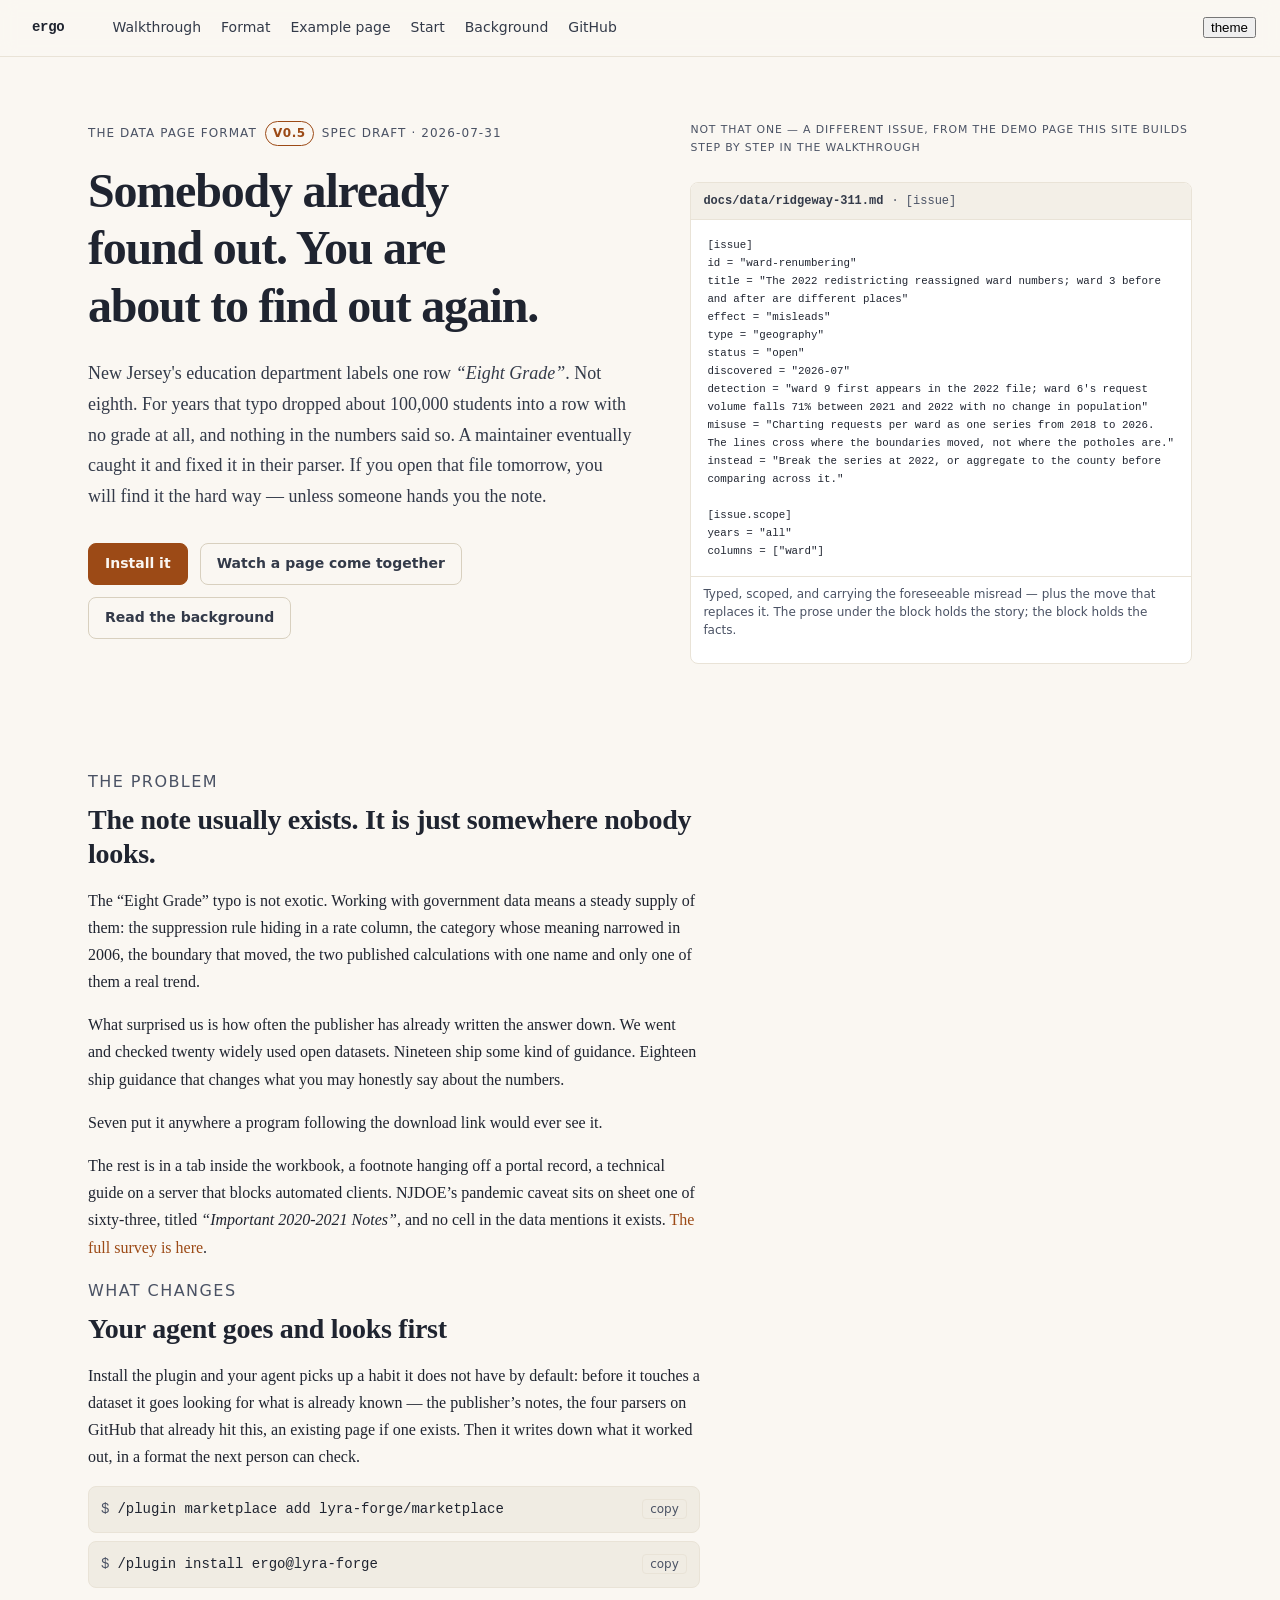
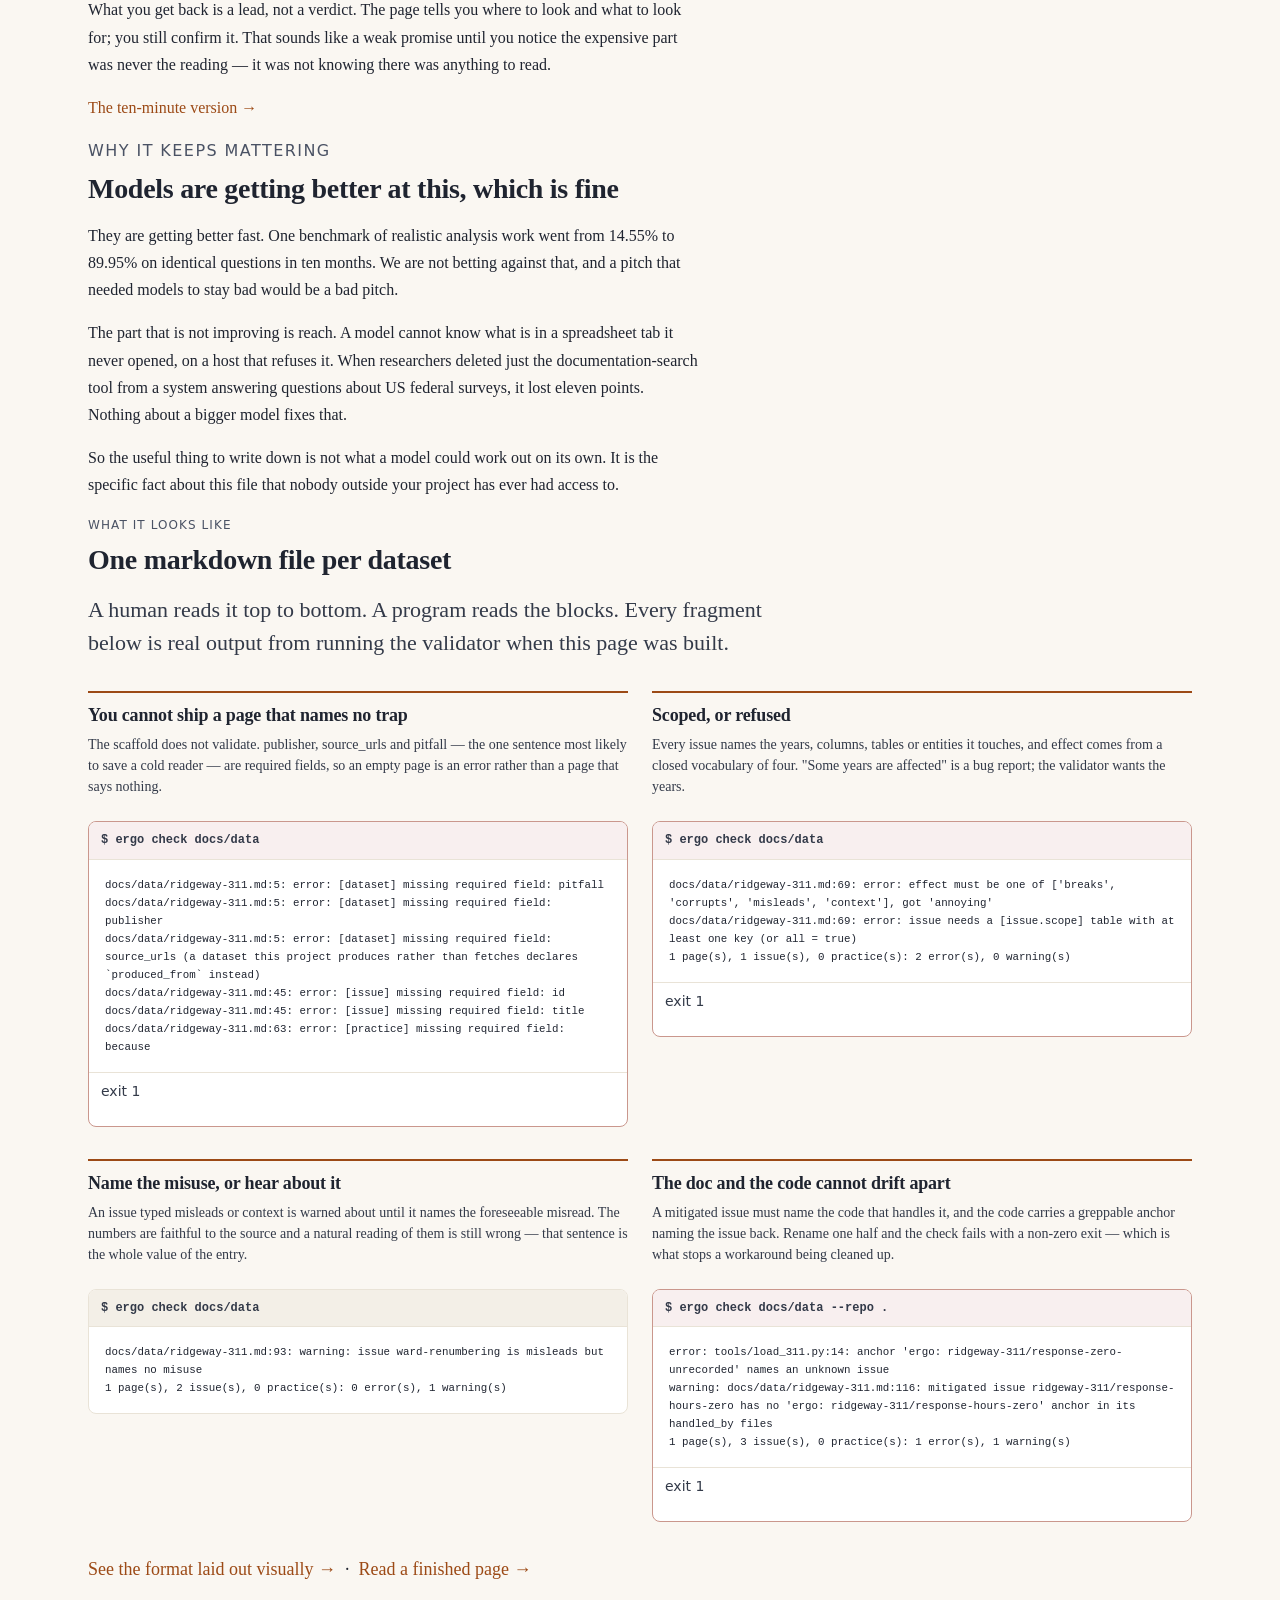
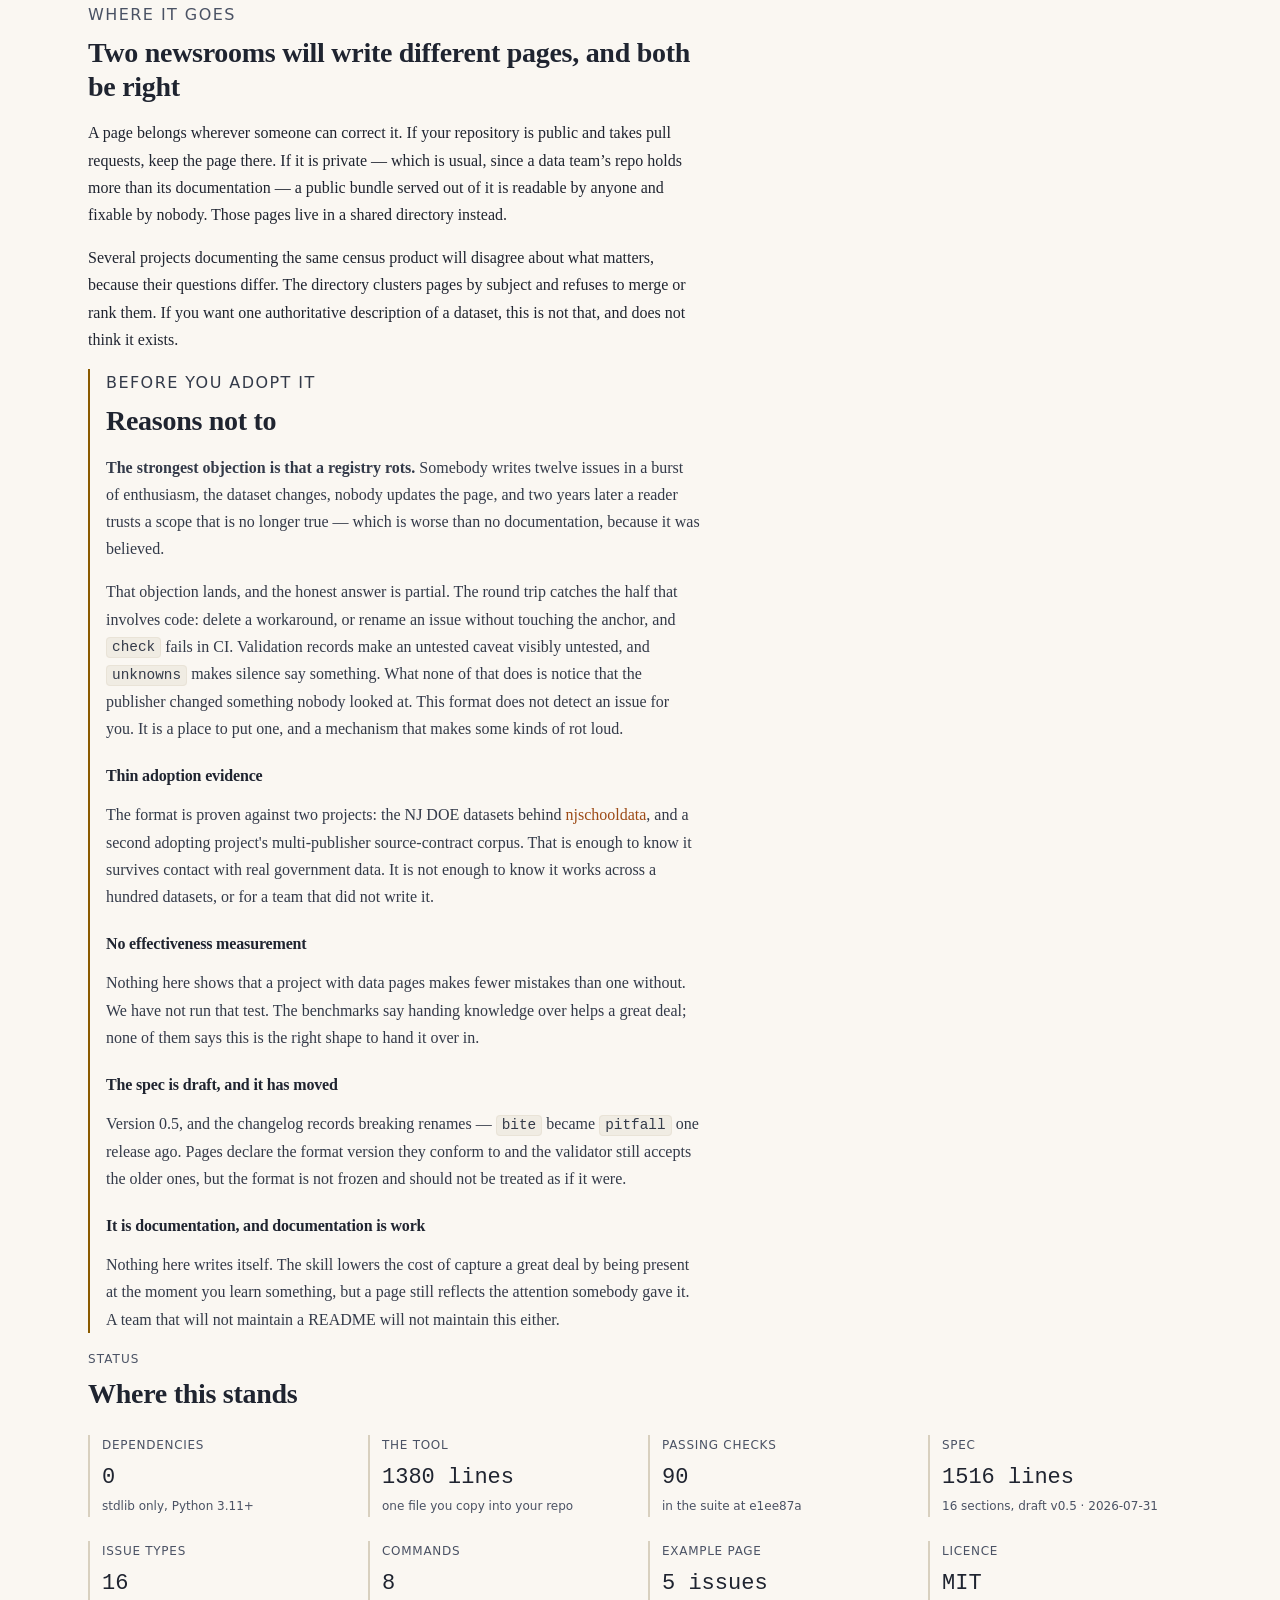
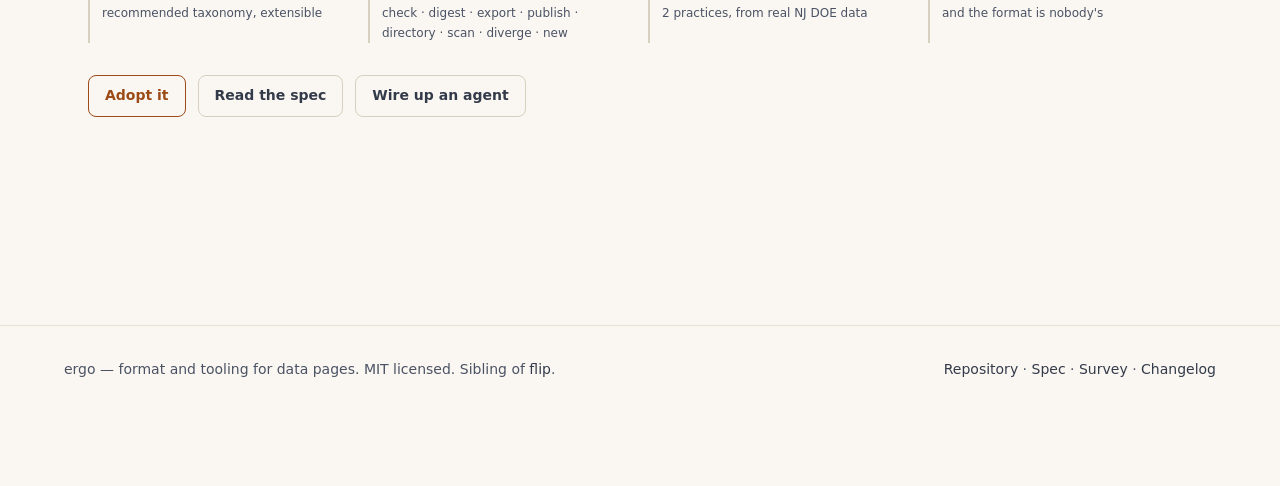
<file: website/site/index.html>
<!doctype html>
<html lang="en">
<head>
<meta charset="utf-8">
<meta name="viewport" content="width=device-width, initial-scale=1">
<title>ergo — the data page format</title>
<meta name="description" content="A schema tells you what the columns are. It can't tell you which ones lie. ergo is a markdown format for documenting a dataset's known issues — scoped, typed, versioned, and linked to the code that works around them.">
<link rel="icon" href="lib/artoo-kit/favicon.svg">
<link rel="stylesheet" href="lib/artoo-kit/tokens.css">
<link rel="stylesheet" href="lib/artoo-kit/base.css">
<link rel="stylesheet" href="lib/artoo-kit/article.css">
<link rel="stylesheet" href="lib/artoo-kit/components.css">
<link rel="stylesheet" href="site.css">
</head>
<body>

<nav class="site-nav">
  <a class="brand" href="index.html">ergo</a>
  <button class="nav-toggle" type="button" aria-label="Menu">menu</button>
  <div class="nav-links">
    <a href="walkthrough.html">Walkthrough</a>
    <a href="format.html">Format</a>
    <a href="page.html">Example page</a>
    <a href="start.html">Start</a>
    <a href="review/">Background</a>
    <a href="https://github.com/lavallee/ergo">GitHub</a>
  </div>
  <button data-theme-toggle class="nav-toggle spacer" type="button" aria-label="Toggle light or dark theme">theme</button>
</nav>

<header class="hero">
  <div>
    <p class="hero__kicker">
      <span>The data page format</span>
      <span class="badge badge--accent" data-fact="version">v0.5</span>
      <span data-fact="spec-status">draft spec</span>
    </p>
    <h1>Somebody already found out. You are about to find out again.</h1>
    <p class="hero__dek">New Jersey's education department labels one row
      <em>&ldquo;Eight Grade&rdquo;</em>. Not eighth. For years that typo dropped about
      100,000 students into a row with no grade at all, and nothing in the numbers said
      so. A maintainer eventually caught it and fixed it in their parser. If you open
      that file tomorrow, you will find it the hard way — unless someone hands you
      the note.</p>
    <p class="hero__actions">
      <a class="btn btn--solid" href="start.html">Install it</a>
      <a class="btn btn--quiet" href="walkthrough.html">Watch a page come together</a>
      <a class="btn btn--quiet" href="review/">Read the background</a>
    </p>
  </div>
  <div>
    <p class="pane-label">Not that one &mdash; a different issue, from the demo page this
      site builds step by step in the walkthrough</p>
    <div id="hero-record">
      <div class="record">
        <div class="record__chip"><strong>docs/data/&lt;slug&gt;.md</strong></div>
        <pre><code>Generated at build time from a real data page.</code></pre>
      </div>
    </div>
  </div>
</header>

<main class="page">

  <section class="prose">
    <p class="section-kicker">The problem</p>
    <h2>The note usually exists. It is just somewhere nobody looks.</h2>
    <p>The &ldquo;Eight Grade&rdquo; typo is not exotic. Working with government data means
      a steady supply of them: the suppression rule hiding in a rate column, the category
      whose meaning narrowed in 2006, the boundary that moved, the two published
      calculations with one name and only one of them a real trend.</p>
    <p>What surprised us is how often the publisher has already written the answer down.
      We went and checked twenty widely used open datasets. Nineteen ship some kind of
      guidance. Eighteen ship guidance that changes what you may honestly say about the
      numbers.</p>
    <p>Seven put it anywhere a program following the download link would ever see it.</p>
    <p>The rest is in a tab inside the workbook, a footnote hanging off a portal record,
      a technical guide on a server that blocks automated clients. NJDOE&rsquo;s pandemic
      caveat sits on sheet one of sixty-three, titled <em>&ldquo;Important 2020-2021
      Notes&rdquo;</em>, and no cell in the data mentions it exists.
      <a href="review/">The full survey is here</a>.</p>
  </section>

  <section class="prose">
    <p class="section-kicker">What changes</p>
    <h2>Your agent goes and looks first</h2>
    <p>Install the plugin and your agent picks up a habit it does not have by default:
      before it touches a dataset it goes looking for what is already known — the
      publisher&rsquo;s notes, the four parsers on GitHub that already hit this, an
      existing page if one exists. Then it writes down what it worked out, in a format
      the next person can check.</p>
    <div class="cmd"><code>/plugin marketplace add lyra-forge/marketplace</code></div>
    <div class="cmd"><code>/plugin install ergo@lyra-forge</code></div>
    <p>What you get back is a lead, not a verdict. The page tells you where to look and
      what to look for; you still confirm it. That sounds like a weak promise until you
      notice the expensive part was never the reading — it was not knowing there was
      anything to read.</p>
    <p><a href="start.html">The ten-minute version →</a></p>
  </section>

  <section class="prose">
    <p class="section-kicker">Why it keeps mattering</p>
    <h2>Models are getting better at this, which is fine</h2>
    <p>They are getting better fast. One benchmark of realistic analysis work went from
      14.55% to 89.95% on identical questions in ten months. We are not betting against
      that, and a pitch that needed models to stay bad would be a bad pitch.</p>
    <p>The part that is not improving is reach. A model cannot know what is in a
      spreadsheet tab it never opened, on a host that refuses it. When researchers
      deleted just the documentation-search tool from a system answering questions about
      US federal surveys, it lost eleven points. Nothing about a bigger model fixes
      that.</p>
    <p>So the useful thing to write down is not what a model could work out on its own.
      It is the specific fact about this file that nobody outside your project has ever
      had access to.</p>
  </section>

  <section>
    <p class="section-kicker">What it looks like</p>
    <h2>One markdown file per dataset</h2>
    <p class="lede">A human reads it top to bottom. A program reads the blocks. Every
      fragment below is real output from running the validator when this page was built.</p>
    <div class="rules" id="rules"></div>
    <p><a href="format.html">See the format laid out visually →</a> &nbsp;·&nbsp;
      <a href="page.html">Read a finished page →</a></p>
  </section>

  <section class="prose">
    <p class="section-kicker">Where it goes</p>
    <h2>Two newsrooms will write different pages, and both be right</h2>
    <p>A page belongs wherever someone can correct it. If your repository is public and
      takes pull requests, keep the page there. If it is private — which is usual, since
      a data team&rsquo;s repo holds more than its documentation — a public bundle served
      out of it is readable by anyone and fixable by nobody. Those pages live in a
      shared directory instead.</p>
    <p>Several projects documenting the same census product will disagree about what
      matters, because their questions differ. The directory clusters pages by subject
      and refuses to merge or rank them. If you want one authoritative description of a
      dataset, this is not that, and does not think it exists.</p>
  </section>

<section class="prose limits">
    <p class="section-kicker">Before you adopt it</p>
    <h2>Reasons not to</h2>
    <p><strong>The strongest objection is that a registry rots.</strong> Somebody writes
      twelve issues in a burst of enthusiasm, the dataset changes, nobody updates the page,
      and two years later a reader trusts a scope that is no longer true — which is worse
      than no documentation, because it was believed.</p>
    <p>That objection lands, and the honest answer is partial. The round trip catches the
      half that involves code: delete a workaround, or rename an issue without touching the
      anchor, and <code>check</code> fails in CI. Validation records make an untested
      caveat visibly untested, and <code>unknowns</code> makes silence say something.
      What none of that does is notice that the publisher changed something nobody looked
      at. This format does not detect an issue for you. It is a place to put one, and a
      mechanism that makes some kinds of rot loud.</p>

    <h3>Thin adoption evidence</h3>
    <p>The format is proven against two projects: the NJ DOE datasets behind
      <a href="https://github.com/lavallee/njschooldata">njschooldata</a>, and a second
      adopting project's multi-publisher source-contract corpus. That is enough to know it
      survives contact with real government data. It is not enough to know it works across
      a hundred datasets, or for a team that did not write it.</p>

    <h3>No effectiveness measurement</h3>
    <p>Nothing here shows that a project with data pages makes fewer mistakes than one
      without. We have not run that test. The benchmarks say handing knowledge over
      helps a great deal; none of them says this is the right shape to hand it over in.</p>

    <h3>The spec is draft, and it has moved</h3>
    <p>Version <span data-fact="format-version">0.4</span>, and the changelog records
      breaking renames — <code>bite</code> became <code>pitfall</code> one release ago.
      Pages declare the format version they conform to and the validator still accepts the
      older ones, but the format is not frozen and should not be treated as if it were.</p>

    <h3>It is documentation, and documentation is work</h3>
    <p>Nothing here writes itself. The skill lowers the cost of capture a great deal by
      being present at the moment you learn something, but a page still reflects the
      attention somebody gave it. A team that will not maintain a README will not
      maintain this either.</p>
  </section>

  <section>
    <p class="section-kicker">Status</p>
    <h2>Where this stands</h2>
    <dl class="facts" id="facts"></dl>
    <p class="hero__actions">
      <a class="btn" href="start.html">Adopt it</a>
      <a class="btn btn--quiet" href="https://github.com/lavallee/ergo/blob/main/SPEC.md">Read the spec</a>
      <a class="btn btn--quiet" href="https://github.com/lavallee/ergo/blob/main/skills/ergo/SKILL.md">Wire up an agent</a>
    </p>
  </section>

</main>

<footer class="site-foot">
  <div class="site-foot__inner">
    <p>ergo — format and tooling for data pages. MIT licensed. Sibling of
      <a href="https://github.com/lavallee/flip">flip</a>.</p>
    <p>
      <a href="https://github.com/lavallee/ergo">Repository</a> ·
      <a href="https://github.com/lavallee/ergo/blob/main/SPEC.md">Spec</a> ·
      <a href="https://github.com/lavallee/ergo/blob/main/docs/survey.md">Survey</a> ·
      <a href="https://github.com/lavallee/ergo/blob/main/CHANGELOG.md">Changelog</a>
    </p>
  </div>
</footer>

<script src="data/ergo.js"></script>
<script src="data/walkthrough.js"></script>
<script src="site.js"></script>
<script src="home.js"></script>
<script src="lib/artoo-kit/kit.js"></script>
</body>
</html>
</file>
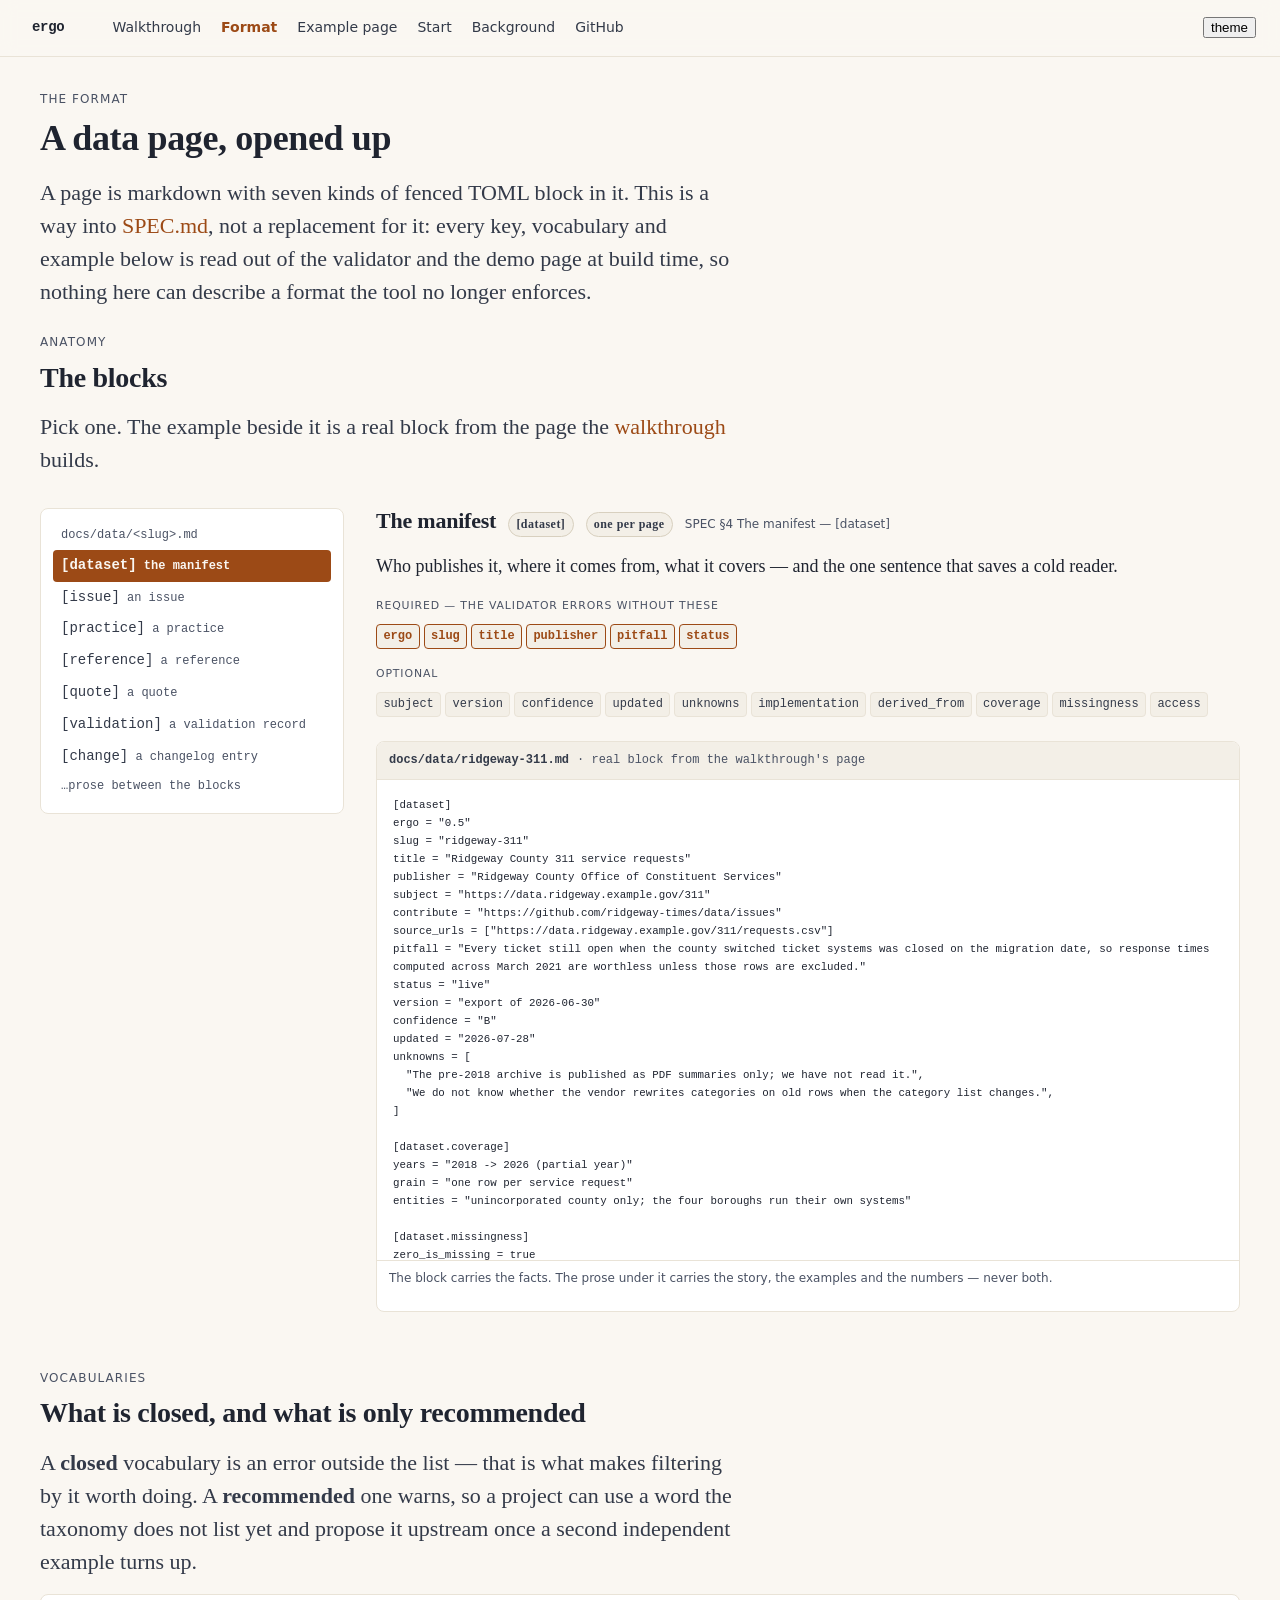
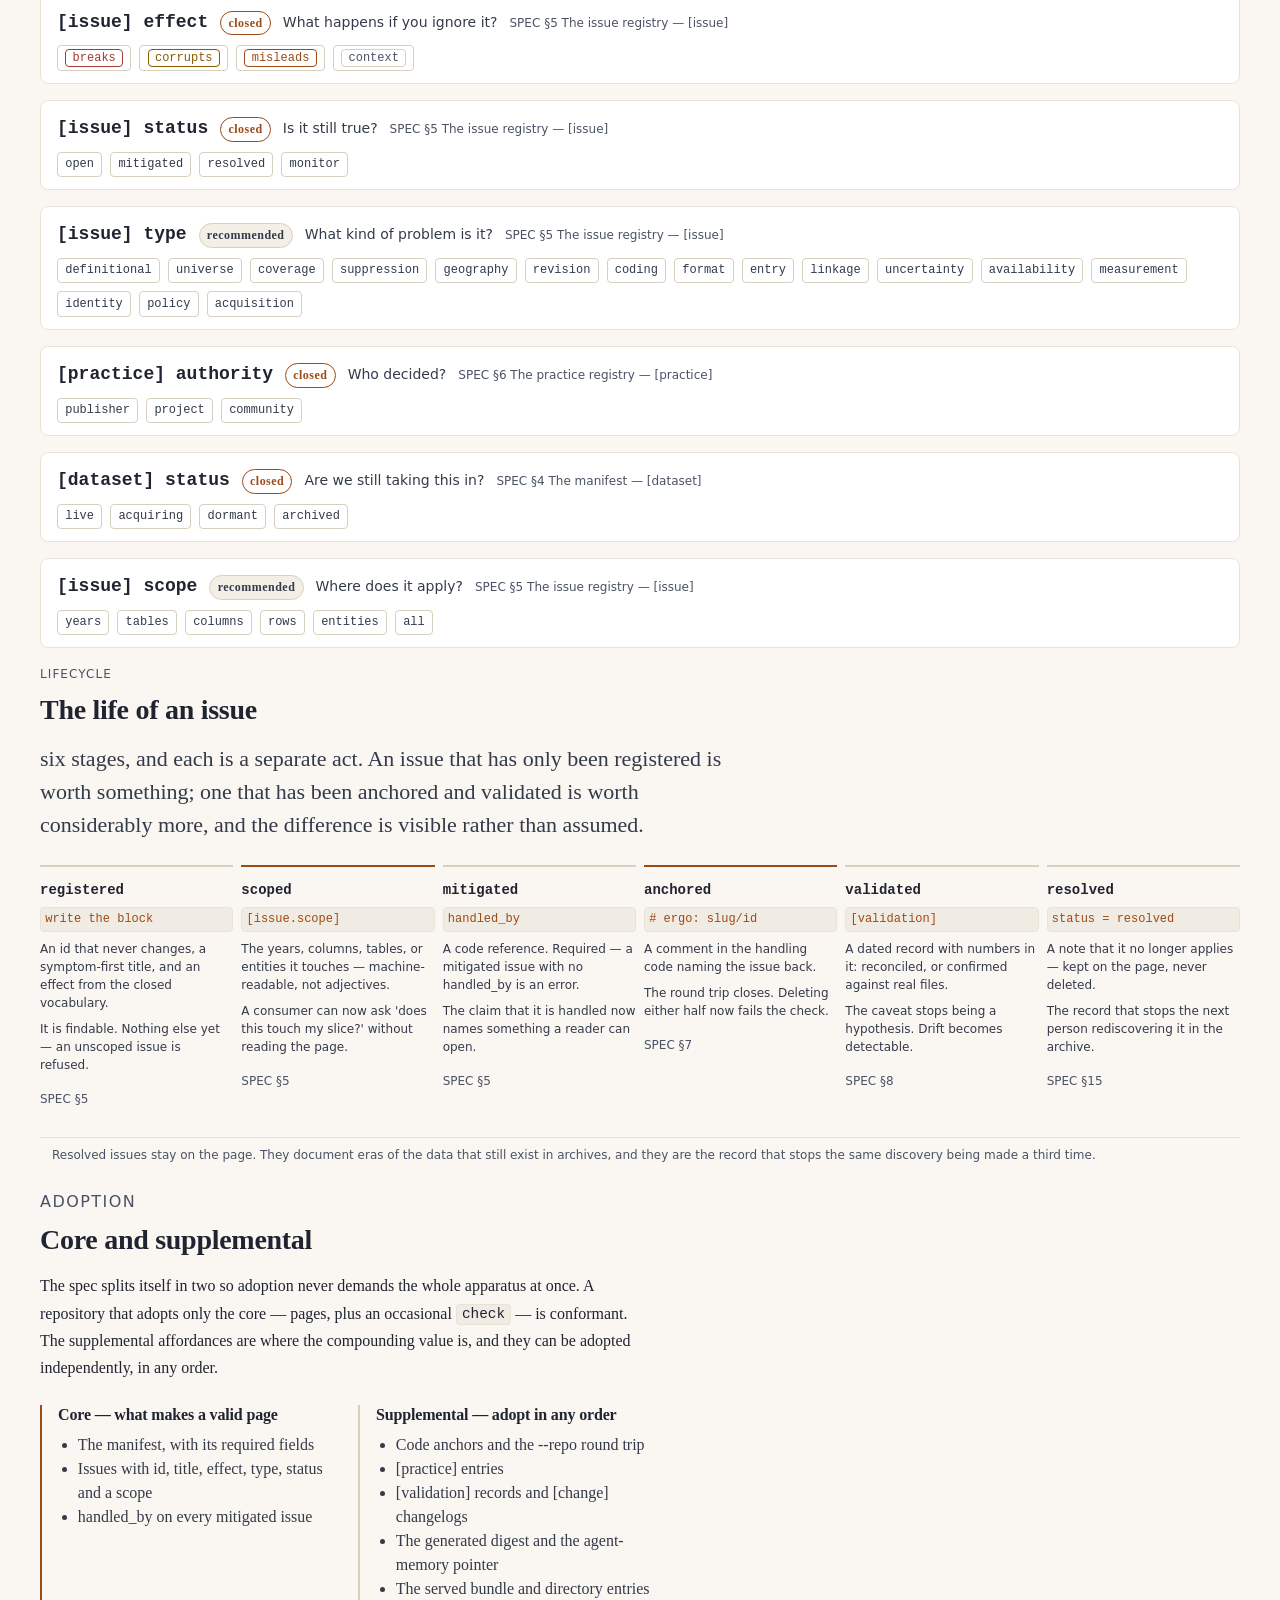
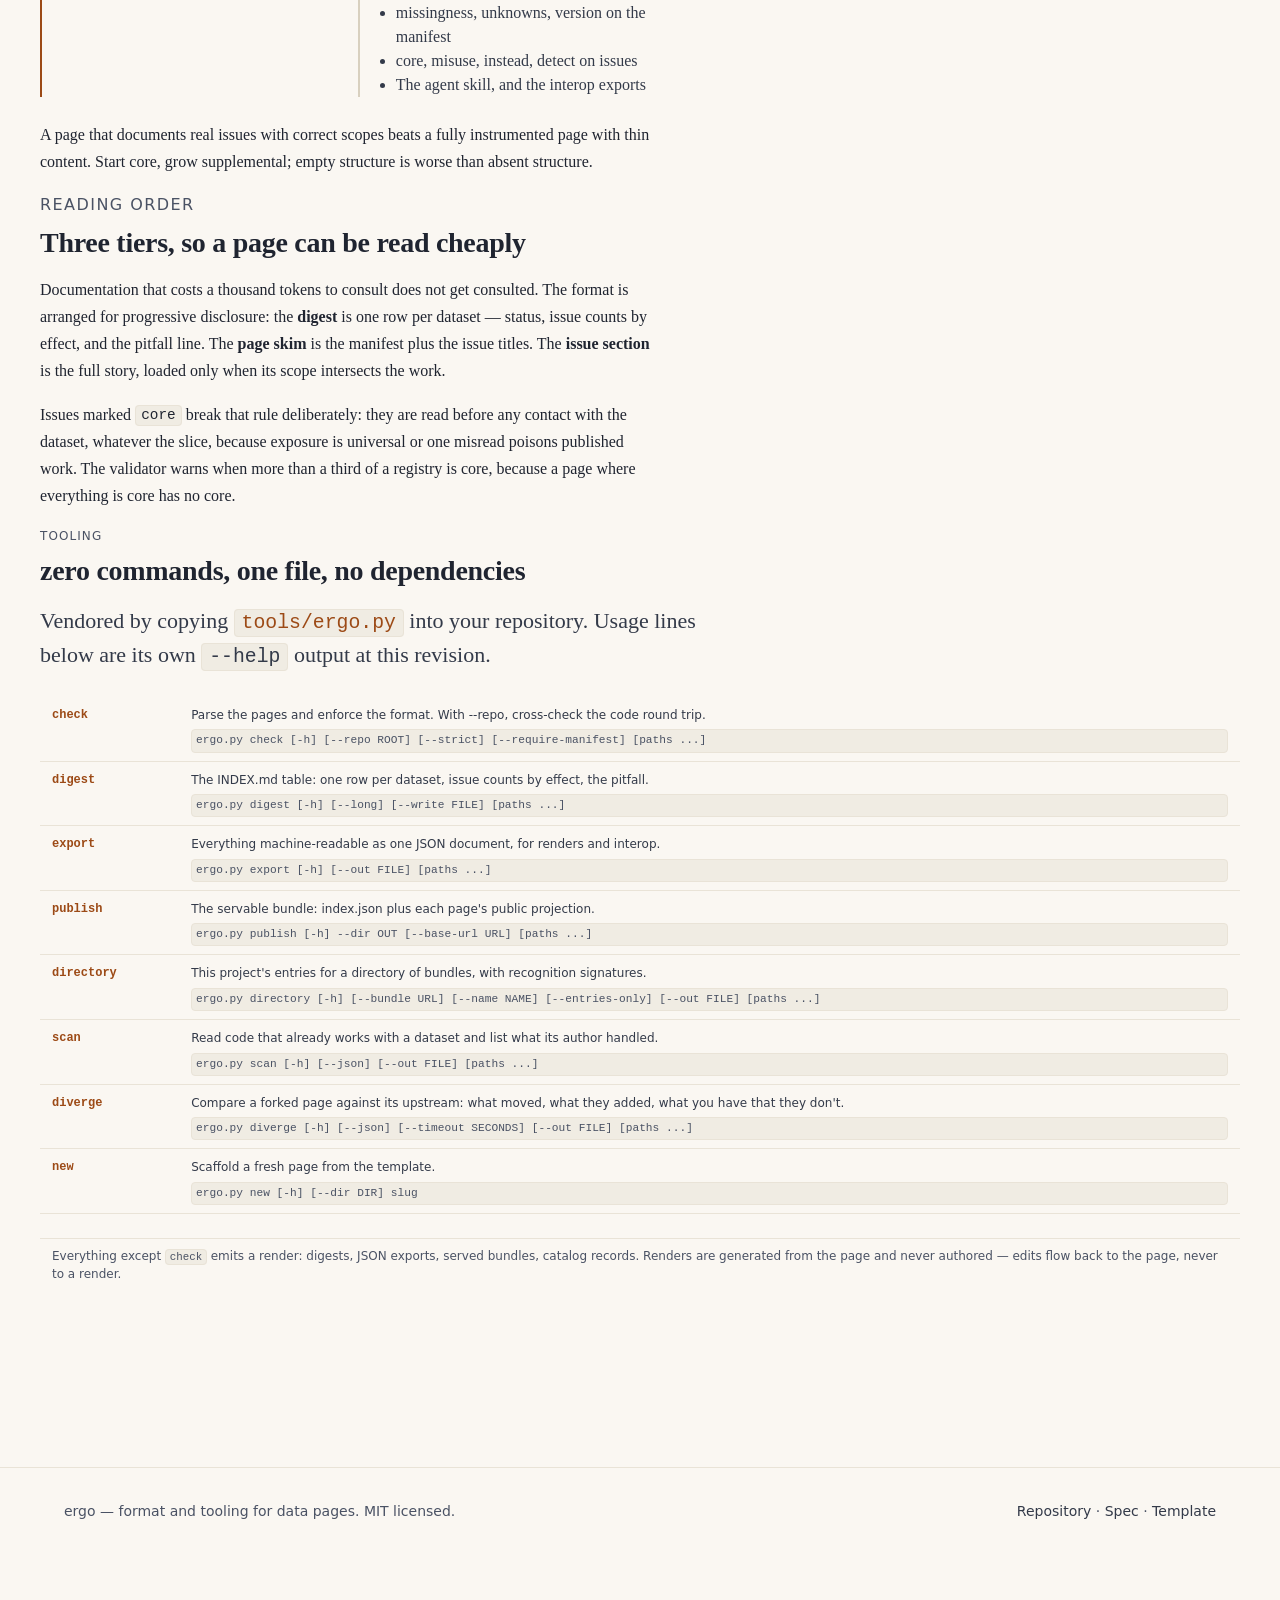
<file: website/site/format.html>
<!doctype html>
<html lang="en">
<head>
<meta charset="utf-8">
<meta name="viewport" content="width=device-width, initial-scale=1">
<title>The format — a data page, opened up</title>
<meta name="description" content="The blocks a data page is made of, their required and optional keys, the closed vocabularies the validator enforces, and the life of an issue from registered to resolved.">
<link rel="icon" href="lib/artoo-kit/favicon.svg">
<link rel="stylesheet" href="lib/artoo-kit/tokens.css">
<link rel="stylesheet" href="lib/artoo-kit/base.css">
<link rel="stylesheet" href="lib/artoo-kit/article.css">
<link rel="stylesheet" href="lib/artoo-kit/components.css">
<link rel="stylesheet" href="site.css">
</head>
<body>

<nav class="site-nav">
  <a class="brand" href="index.html">ergo</a>
  <button class="nav-toggle" type="button" aria-label="Menu">menu</button>
  <div class="nav-links">
    <a href="walkthrough.html">Walkthrough</a>
    <a href="format.html">Format</a>
    <a href="page.html">Example page</a>
    <a href="start.html">Start</a>
    <a href="review/">Background</a>
    <a href="https://github.com/lavallee/ergo">GitHub</a>
  </div>
  <button data-theme-toggle class="nav-toggle spacer" type="button" aria-label="Toggle light or dark theme">theme</button>
</nav>

<main class="wk">

  <header class="wk__lede">
    <p class="section-kicker">The format</p>
    <h1>A data page, opened up</h1>
    <p class="lede">A page is markdown with <span data-fact="block-count">seven</span> kinds
      of fenced TOML block in it. This is
      a way into <a href="https://github.com/lavallee/ergo/blob/main/SPEC.md">SPEC.md</a>,
      not a replacement for it: every key, vocabulary and example below is read out of the
      validator and the demo page at build time, so nothing here can describe a format the
      tool no longer enforces.</p>
  </header>

  <section>
    <p class="section-kicker">Anatomy</p>
    <h2>The blocks</h2>
    <p class="lede">Pick one. The example beside it is a real block from the page the
      <a href="walkthrough.html">walkthrough</a> builds.</p>
    <div class="map-grid">
      <nav class="anatomy" id="anatomy" aria-label="Block types"></nav>
      <div class="block-detail" id="block-detail"></div>
    </div>
  </section>

  <section>
    <p class="section-kicker">Vocabularies</p>
    <h2>What is closed, and what is only recommended</h2>
    <p class="lede">A <strong>closed</strong> vocabulary is an error outside the list —
      that is what makes filtering by it worth doing. A <strong>recommended</strong> one
      warns, so a project can use a word the taxonomy does not list yet and propose it
      upstream once a second independent example turns up.</p>
    <div id="vocabularies"></div>
  </section>

  <section>
    <p class="section-kicker">Lifecycle</p>
    <h2>The life of an issue</h2>
    <p class="lede"><span data-fact="lifecycle-count">Six</span> stages, and each is a
      separate act. An issue that has
      only been registered is worth something; one that has been anchored and validated is
      worth considerably more, and the difference is visible rather than assumed.</p>
    <div class="rail" id="rail"></div>
    <p class="record__caption">Resolved issues stay on the page. They document eras of the
      data that still exist in archives, and they are the record that stops the same
      discovery being made a third time.</p>
  </section>

  <section class="prose">
    <p class="section-kicker">Adoption</p>
    <h2>Core and supplemental</h2>
    <p>The spec splits itself in two so adoption never demands the whole apparatus at
      once. A repository that adopts only the core — pages, plus an occasional
      <code>check</code> — is conformant. The supplemental affordances are where the
      compounding value is, and they can be adopted independently, in any order.</p>
    <div class="conformance" id="conformance"></div>
    <p>A page that documents real issues with correct scopes beats a fully instrumented
      page with thin content. Start core, grow supplemental; empty structure is worse than
      absent structure.</p>
  </section>

  <section class="prose">
    <p class="section-kicker">Reading order</p>
    <h2>Three tiers, so a page can be read cheaply</h2>
    <p>Documentation that costs a thousand tokens to consult does not get consulted. The
      format is arranged for progressive disclosure: the <strong>digest</strong> is one row
      per dataset — status, issue counts by effect, and the pitfall line. The <strong>page
      skim</strong> is the manifest plus the issue titles. The <strong>issue section</strong>
      is the full story, loaded only when its scope intersects the work.</p>
    <p>Issues marked <code>core</code> break that rule deliberately: they are read before
      any contact with the dataset, whatever the slice, because exposure is universal or
      one misread poisons published work. The validator warns when more than a third of a
      registry is core, because a page where everything is core has no core.</p>
  </section>

  <section>
    <p class="section-kicker">Tooling</p>
    <h2><span data-fact="command-count">Eight</span> commands, one file, no dependencies</h2>
    <p class="lede">Vendored by copying
      <a href="https://github.com/lavallee/ergo/blob/main/tools/ergo.py"><code>tools/ergo.py</code></a>
      into your repository. Usage lines below are its own <code>--help</code> output at
      this revision.</p>
    <div class="table-wrap">
      <table class="cli-table" id="cli"></table>
    </div>
    <p class="record__caption">Everything except <code>check</code> emits a render:
      digests, JSON exports, served bundles, catalog records. Renders are generated from
      the page and never authored — edits flow back to the page, never to a render.</p>
  </section>

</main>

<footer class="site-foot">
  <div class="site-foot__inner">
    <p>ergo — format and tooling for data pages. MIT licensed.</p>
    <p>
      <a href="https://github.com/lavallee/ergo">Repository</a> ·
      <a href="https://github.com/lavallee/ergo/blob/main/SPEC.md">Spec</a> ·
      <a href="https://github.com/lavallee/ergo/blob/main/templates/datapage.md">Template</a>
    </p>
  </div>
</footer>

<script src="data/ergo.js"></script>
<script src="data/format.js"></script>
<script src="site.js"></script>
<script src="format.js"></script>
<script src="lib/artoo-kit/kit.js"></script>
</body>
</html>
</file>
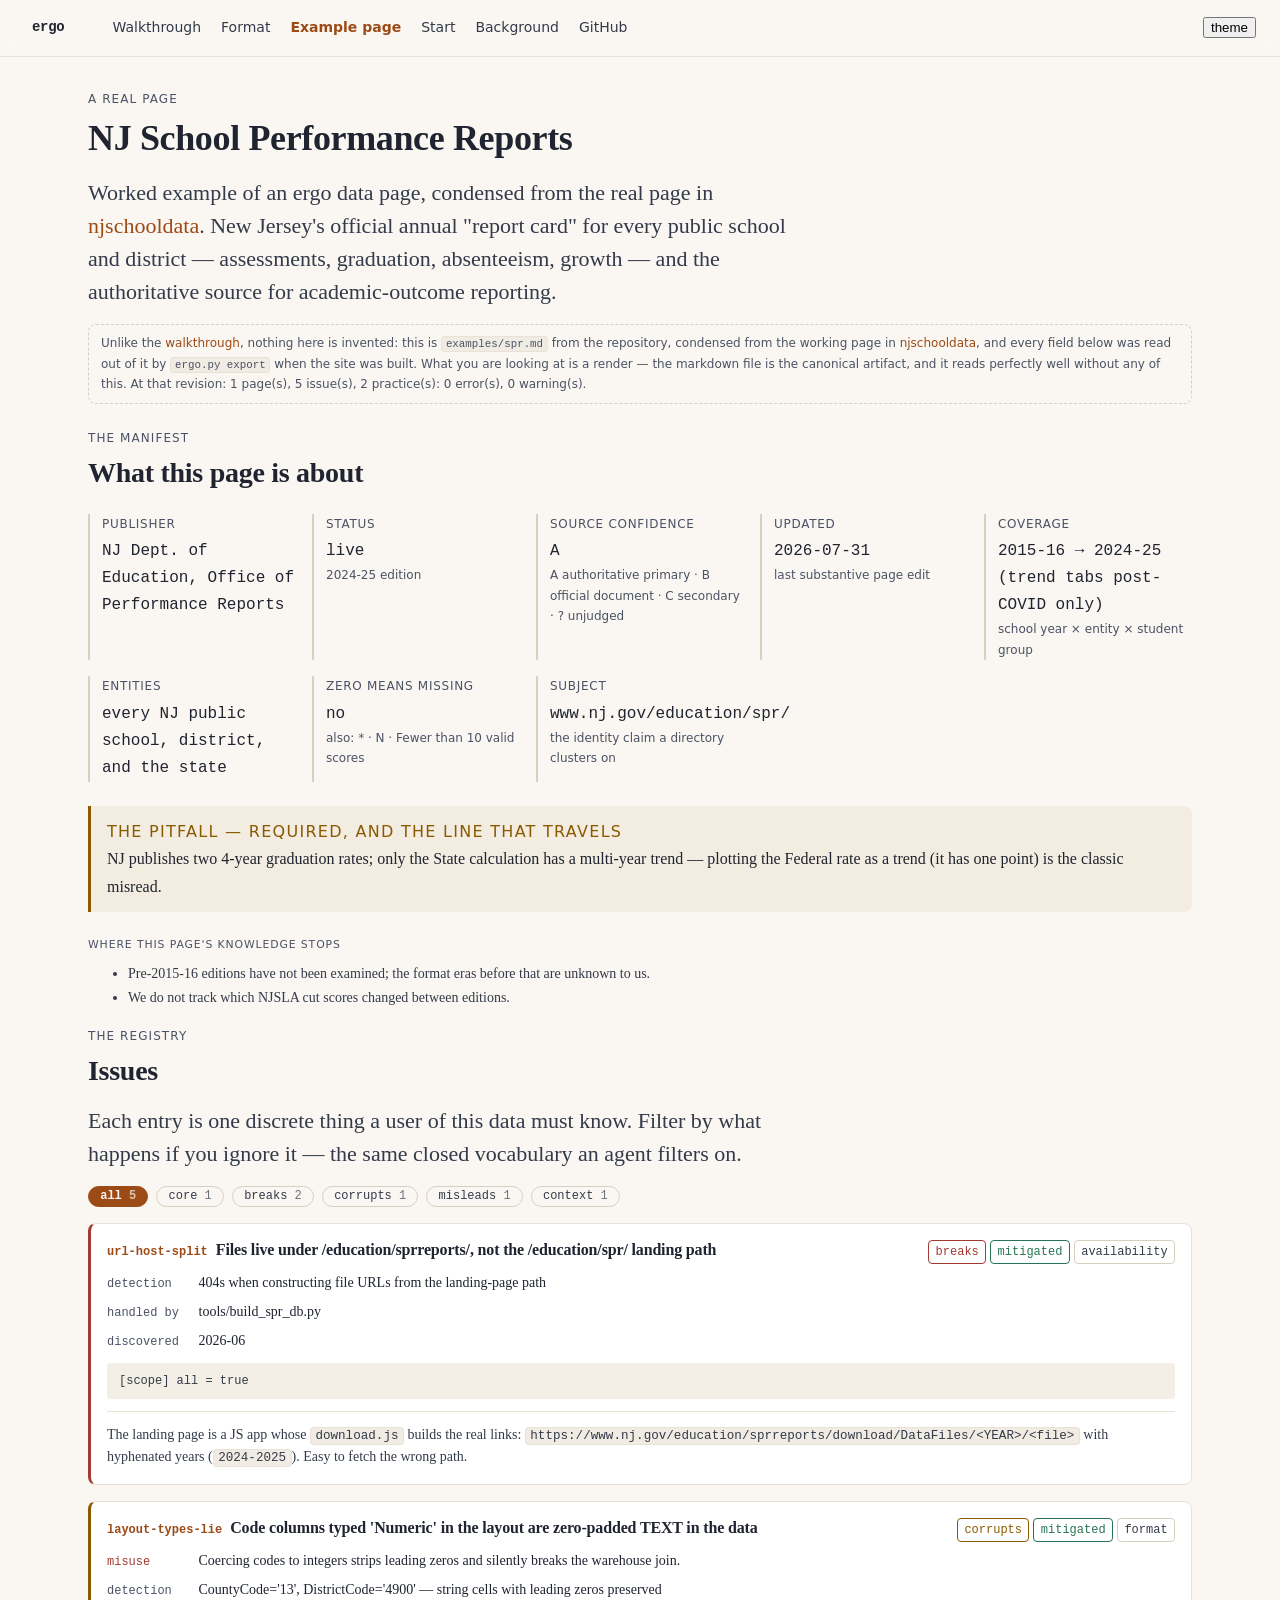
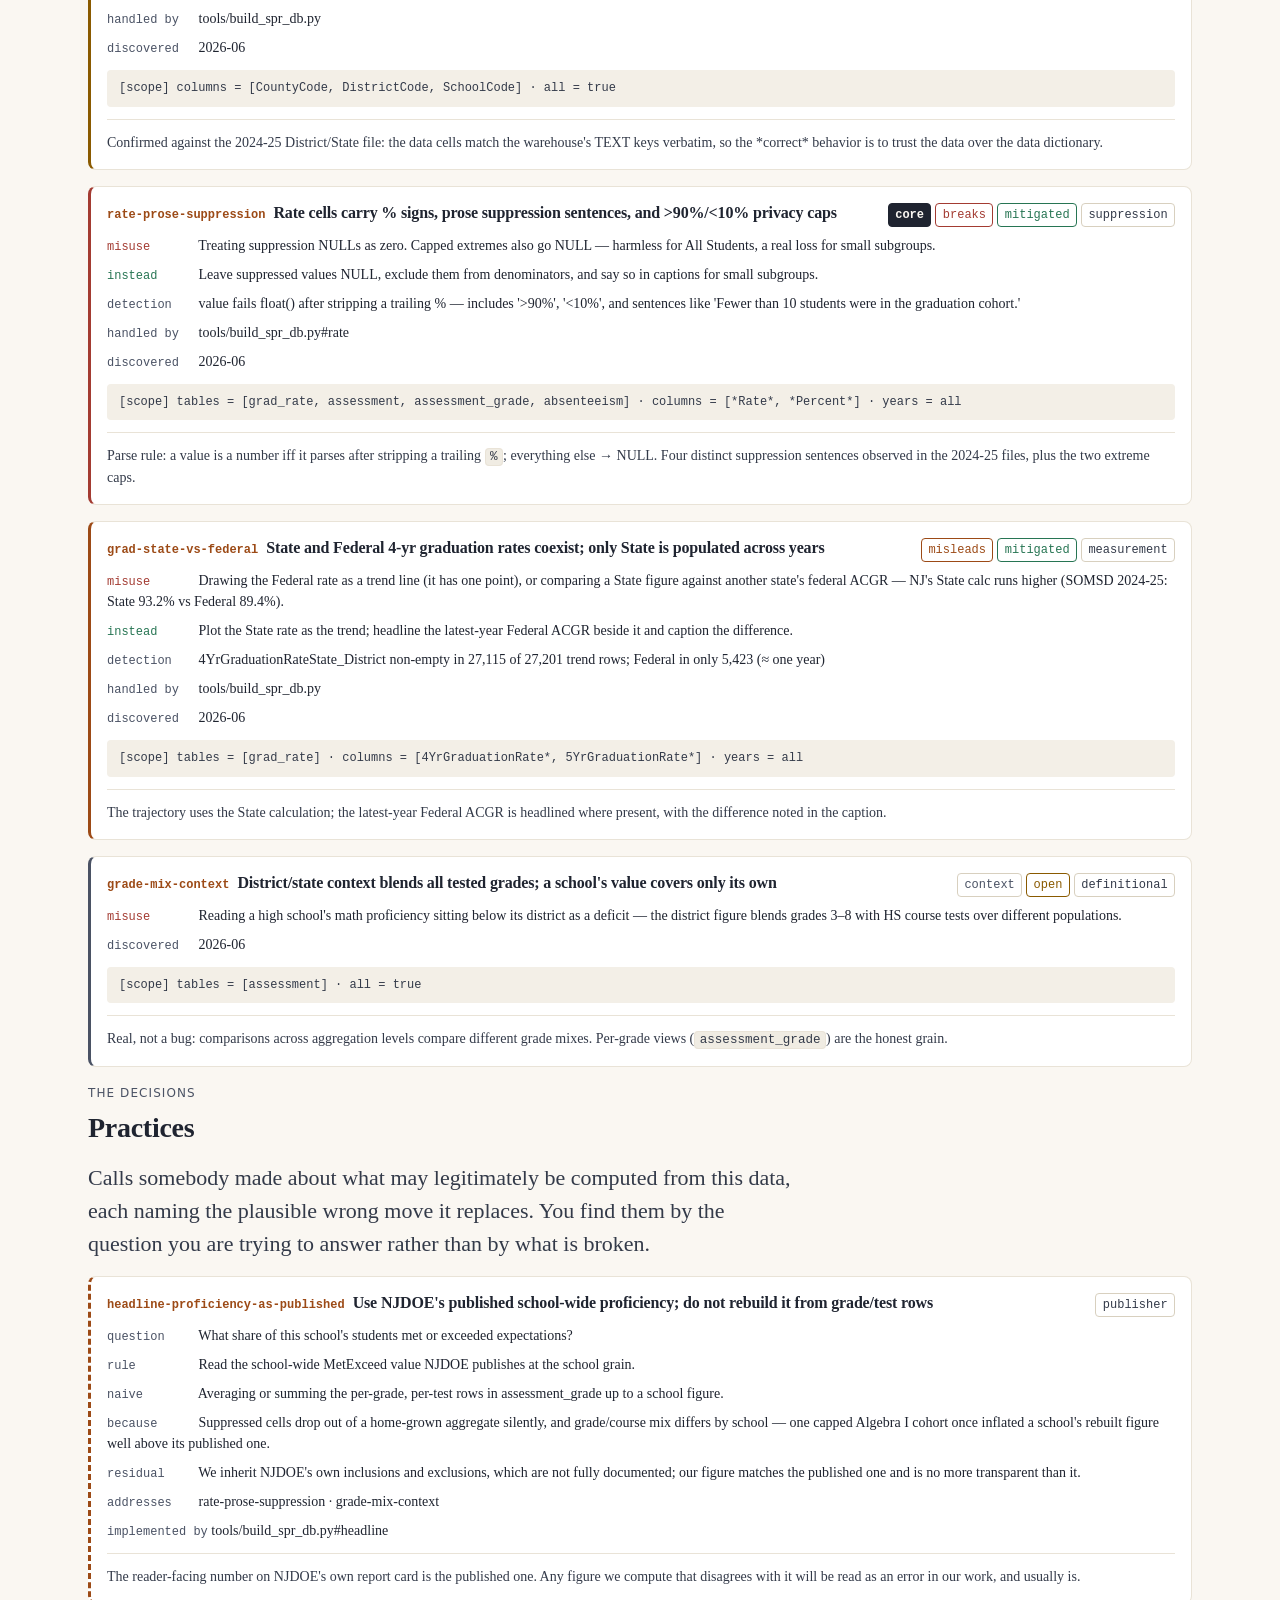
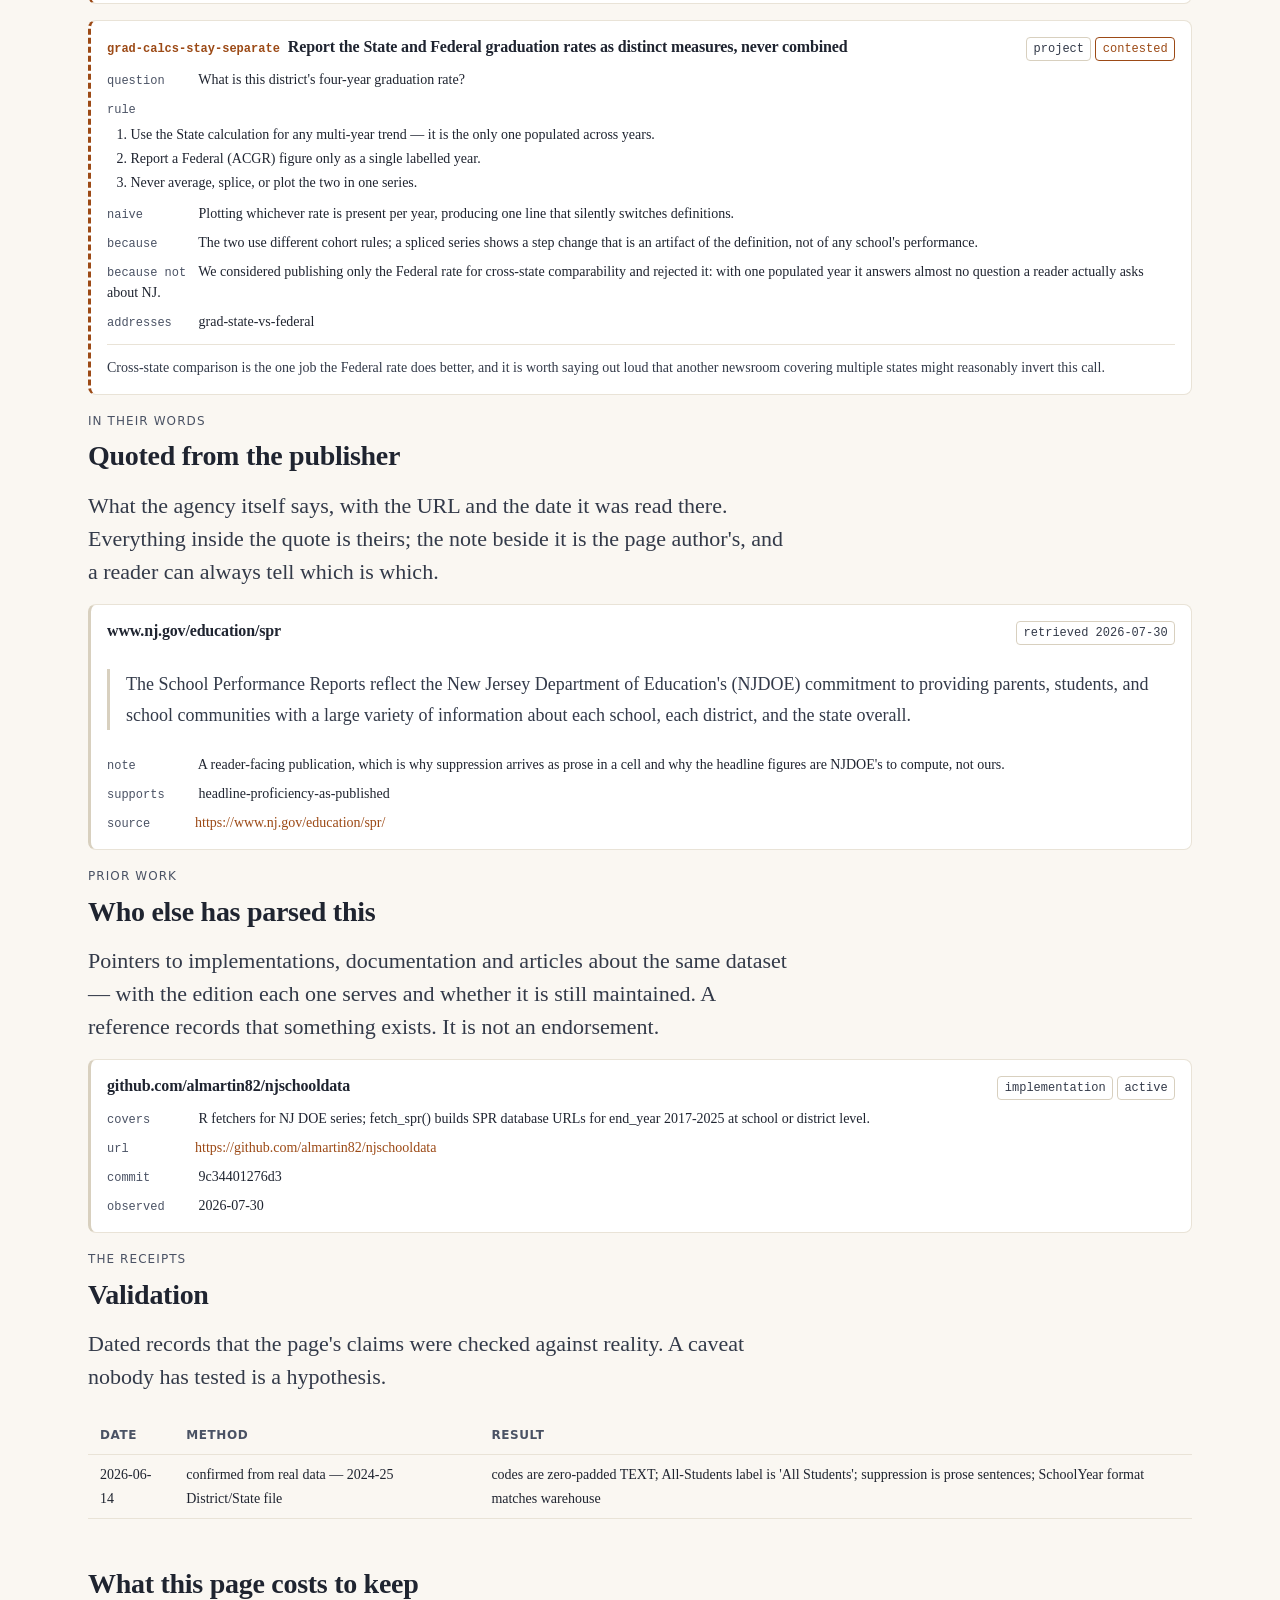
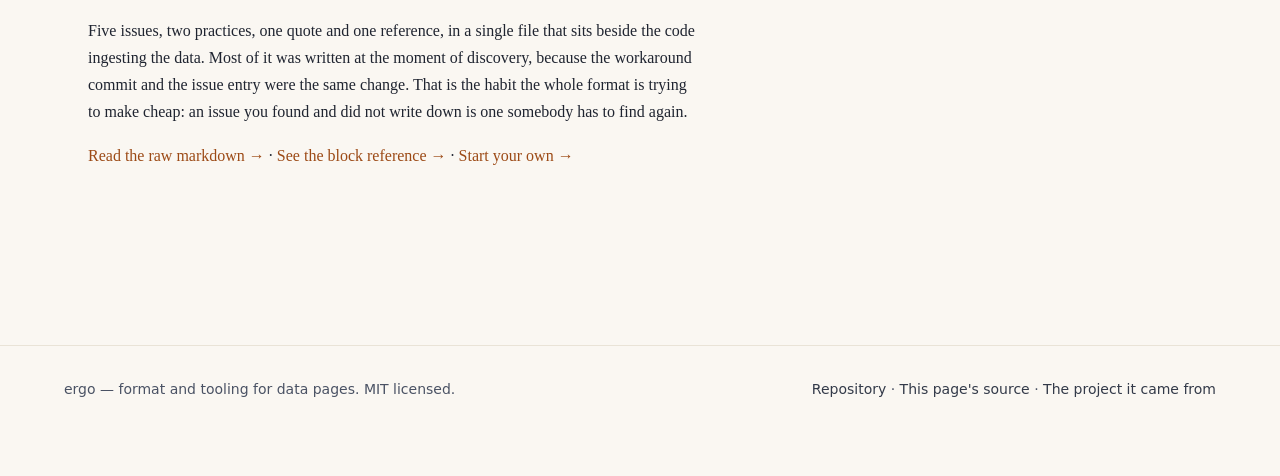
<file: website/site/page.html>
<!doctype html>
<html lang="en">
<head>
<meta charset="utf-8">
<meta name="viewport" content="width=device-width, initial-scale=1">
<title>A real data page — NJ School Performance Reports</title>
<meta name="description" content="The example data page shipped in the ergo repository, rendered from its own machine-readable export: the manifest, the pitfall, every issue with its scope and misuse, the practices that decide what may be computed, and what the publisher said in its own words.">
<link rel="icon" href="lib/artoo-kit/favicon.svg">
<link rel="stylesheet" href="lib/artoo-kit/tokens.css">
<link rel="stylesheet" href="lib/artoo-kit/base.css">
<link rel="stylesheet" href="lib/artoo-kit/article.css">
<link rel="stylesheet" href="lib/artoo-kit/components.css">
<link rel="stylesheet" href="site.css">
</head>
<body>

<nav class="site-nav">
  <a class="brand" href="index.html">ergo</a>
  <button class="nav-toggle" type="button" aria-label="Menu">menu</button>
  <div class="nav-links">
    <a href="walkthrough.html">Walkthrough</a>
    <a href="format.html">Format</a>
    <a href="page.html">Example page</a>
    <a href="start.html">Start</a>
    <a href="review/">Background</a>
    <a href="https://github.com/lavallee/ergo">GitHub</a>
  </div>
  <button data-theme-toggle class="nav-toggle spacer" type="button" aria-label="Toggle light or dark theme">theme</button>
</nav>

<main class="pg">

  <header class="wk__lede">
    <p class="section-kicker">A real page</p>
    <h1 id="pg-title">The example data page</h1>
    <p class="lede" id="pg-lede">Loading the page's own export…</p>
    <p class="demo-note" id="pg-vintage">
      Unlike the <a href="walkthrough.html">walkthrough</a>, nothing here is invented: this
      is <code>examples/spr.md</code> from the repository, condensed from the working page
      in <a href="https://github.com/lavallee/njschooldata">njschooldata</a>, and every
      field below was read out of it by <code>ergo.py export</code> when the site was built.
      What you are looking at is a render — the markdown file is the canonical artifact,
      and it reads perfectly well without any of this.
    </p>
  </header>

  <section id="pg-manifest-section">
    <p class="section-kicker">The manifest</p>
    <h2>What this page is about</h2>
    <div class="pg__manifest facts" id="pg-manifest"></div>
    <div class="pg__pitfall" id="pg-pitfall"></div>
    <div id="pg-unknowns"></div>
  </section>

  <section>
    <p class="section-kicker">The registry</p>
    <h2>Issues</h2>
    <p class="lede">Each entry is one discrete thing a user of this data must know. Filter
      by what happens if you ignore it — the same closed vocabulary an agent filters on.</p>
    <div class="pg__filters" id="pg-filters" role="group" aria-label="Filter issues by effect"></div>
    <div id="pg-issues"></div>
  </section>

  <section>
    <p class="section-kicker">The decisions</p>
    <h2>Practices</h2>
    <p class="lede">Calls somebody made about what may legitimately be computed from this
      data, each naming the plausible wrong move it replaces. You find them by the question
      you are trying to answer rather than by what is broken.</p>
    <div id="pg-practices"></div>
  </section>

  <section id="pg-quotes-section">
    <p class="section-kicker">In their words</p>
    <h2>Quoted from the publisher</h2>
    <p class="lede">What the agency itself says, with the URL and the date it was read
      there. Everything inside the quote is theirs; the note beside it is the page
      author's, and a reader can always tell which is which.</p>
    <div id="pg-quotes"></div>
  </section>

  <section id="pg-references-section">
    <p class="section-kicker">Prior work</p>
    <h2>Who else has parsed this</h2>
    <p class="lede">Pointers to implementations, documentation and articles about the same
      dataset — with the edition each one serves and whether it is still maintained. A
      reference records that something exists. It is not an endorsement.</p>
    <div id="pg-references"></div>
  </section>

  <section id="pg-validation-section">
    <p class="section-kicker">The receipts</p>
    <h2>Validation</h2>
    <p class="lede">Dated records that the page's claims were checked against reality. A
      caveat nobody has tested is a hypothesis.</p>
    <div class="table-wrap"><table id="pg-validations"></table></div>
  </section>

  <section class="prose">
    <h2>What this page costs to keep</h2>
    <p><span data-count="issues">Five</span> issues, <span data-count="practices">two</span>
      practices, <span data-count="quotes">one</span> quote and
      <span data-count="references">one</span> reference, in a single file that sits
      beside the code ingesting the data. Most of it was written at the moment of discovery,
      because the workaround commit and the issue entry were the same change. That is the
      habit the whole format is trying to make cheap: an issue you found and did not write
      down is one somebody has to find again.</p>
    <p><a href="https://github.com/lavallee/ergo/blob/main/examples/spr.md">Read the raw
      markdown →</a> · <a href="format.html">See the block reference →</a> ·
      <a href="start.html">Start your own →</a></p>
  </section>

</main>

<footer class="site-foot">
  <div class="site-foot__inner">
    <p>ergo — format and tooling for data pages. MIT licensed.</p>
    <p>
      <a href="https://github.com/lavallee/ergo">Repository</a> ·
      <a href="https://github.com/lavallee/ergo/blob/main/examples/spr.md">This page's source</a> ·
      <a href="https://github.com/lavallee/njschooldata">The project it came from</a>
    </p>
  </div>
</footer>

<script src="data/example.js"></script>
<script src="data/ergo.js"></script>
<script src="site.js"></script>
<script src="page.js"></script>
<script src="lib/artoo-kit/kit.js"></script>
</body>
</html>
</file>
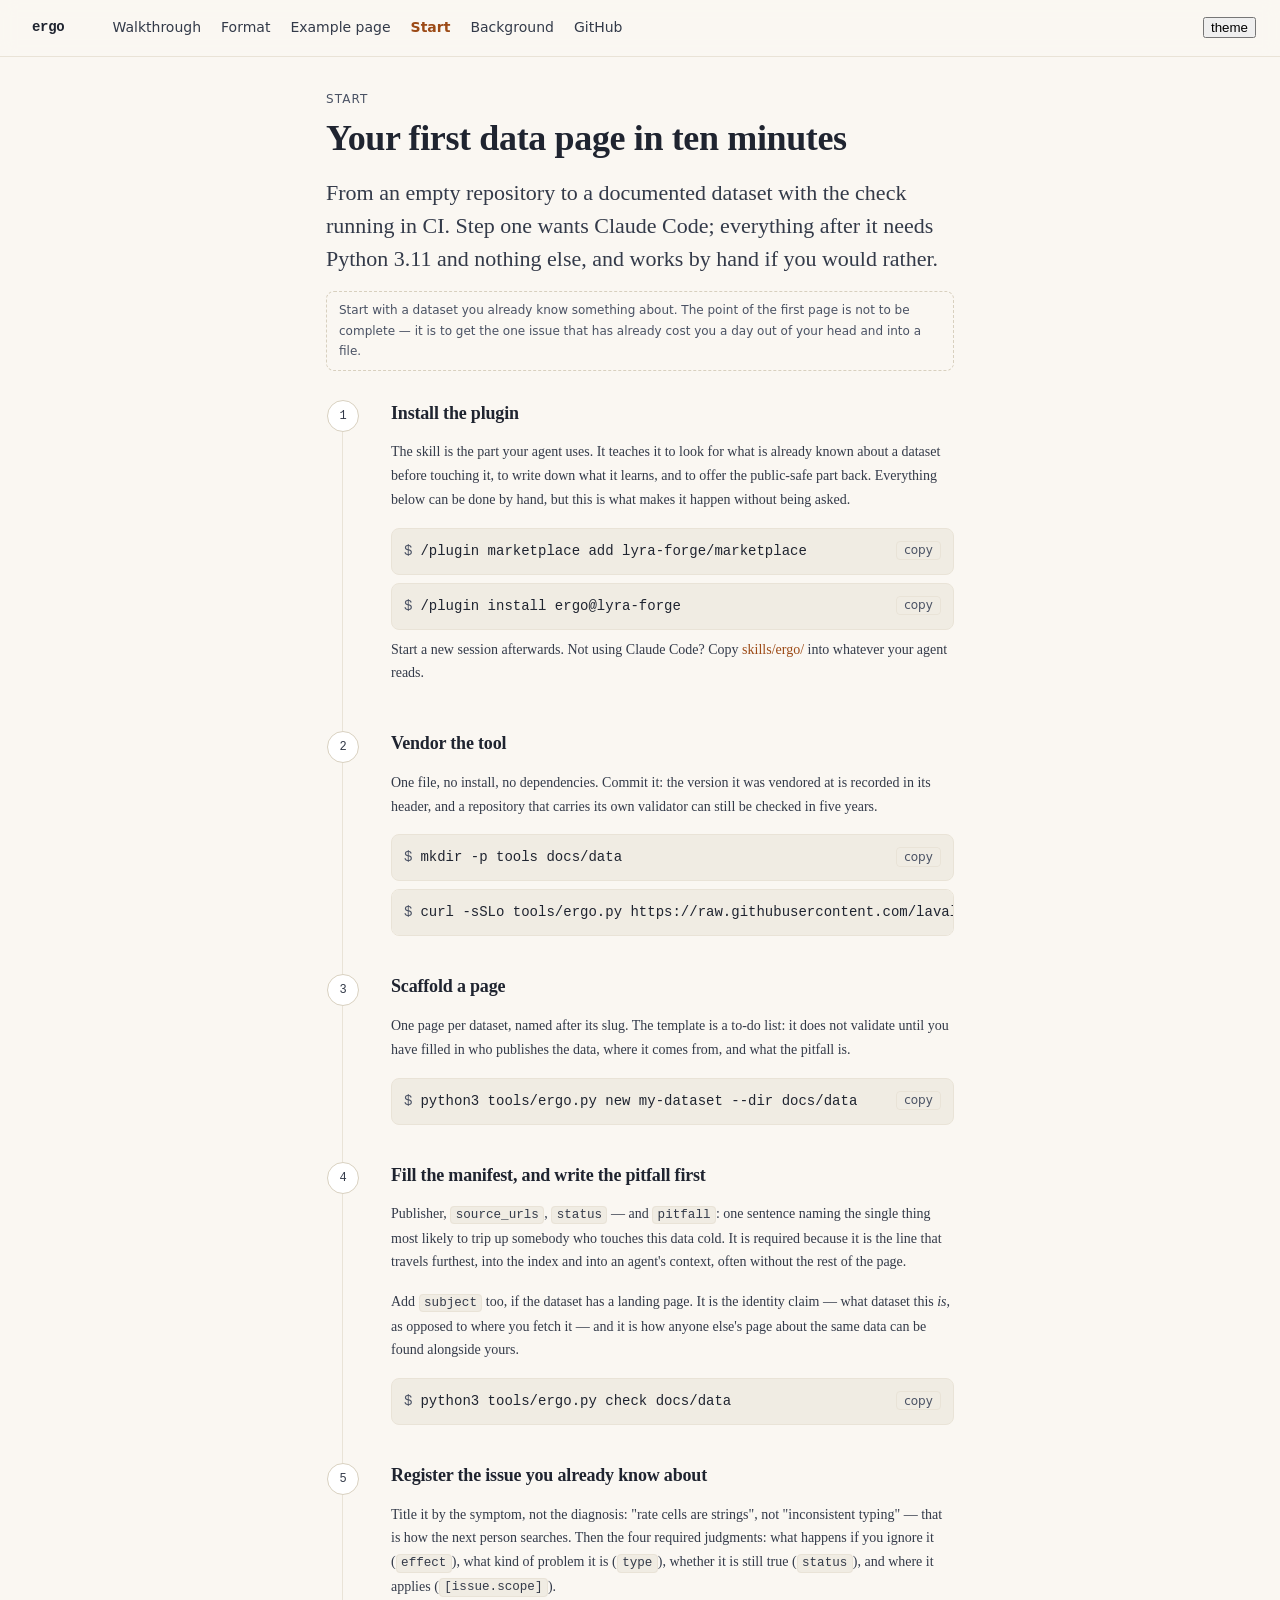
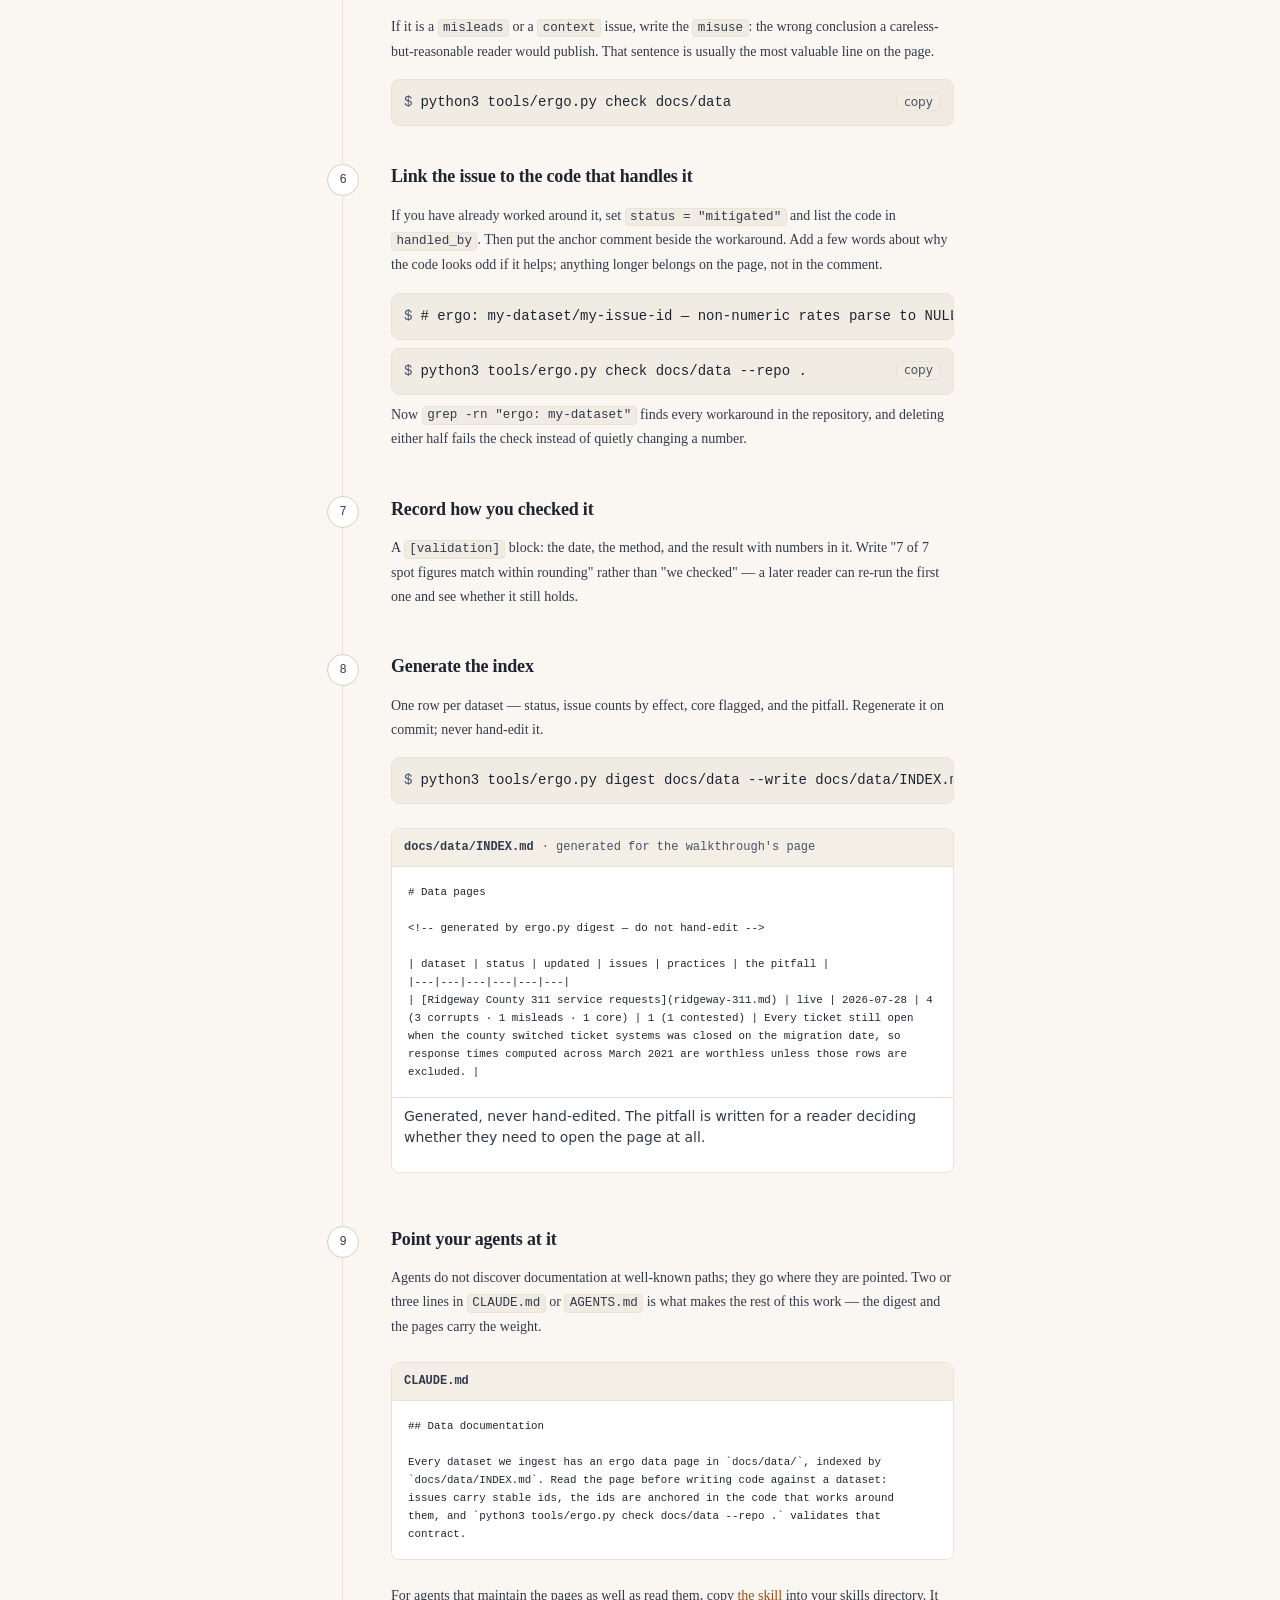
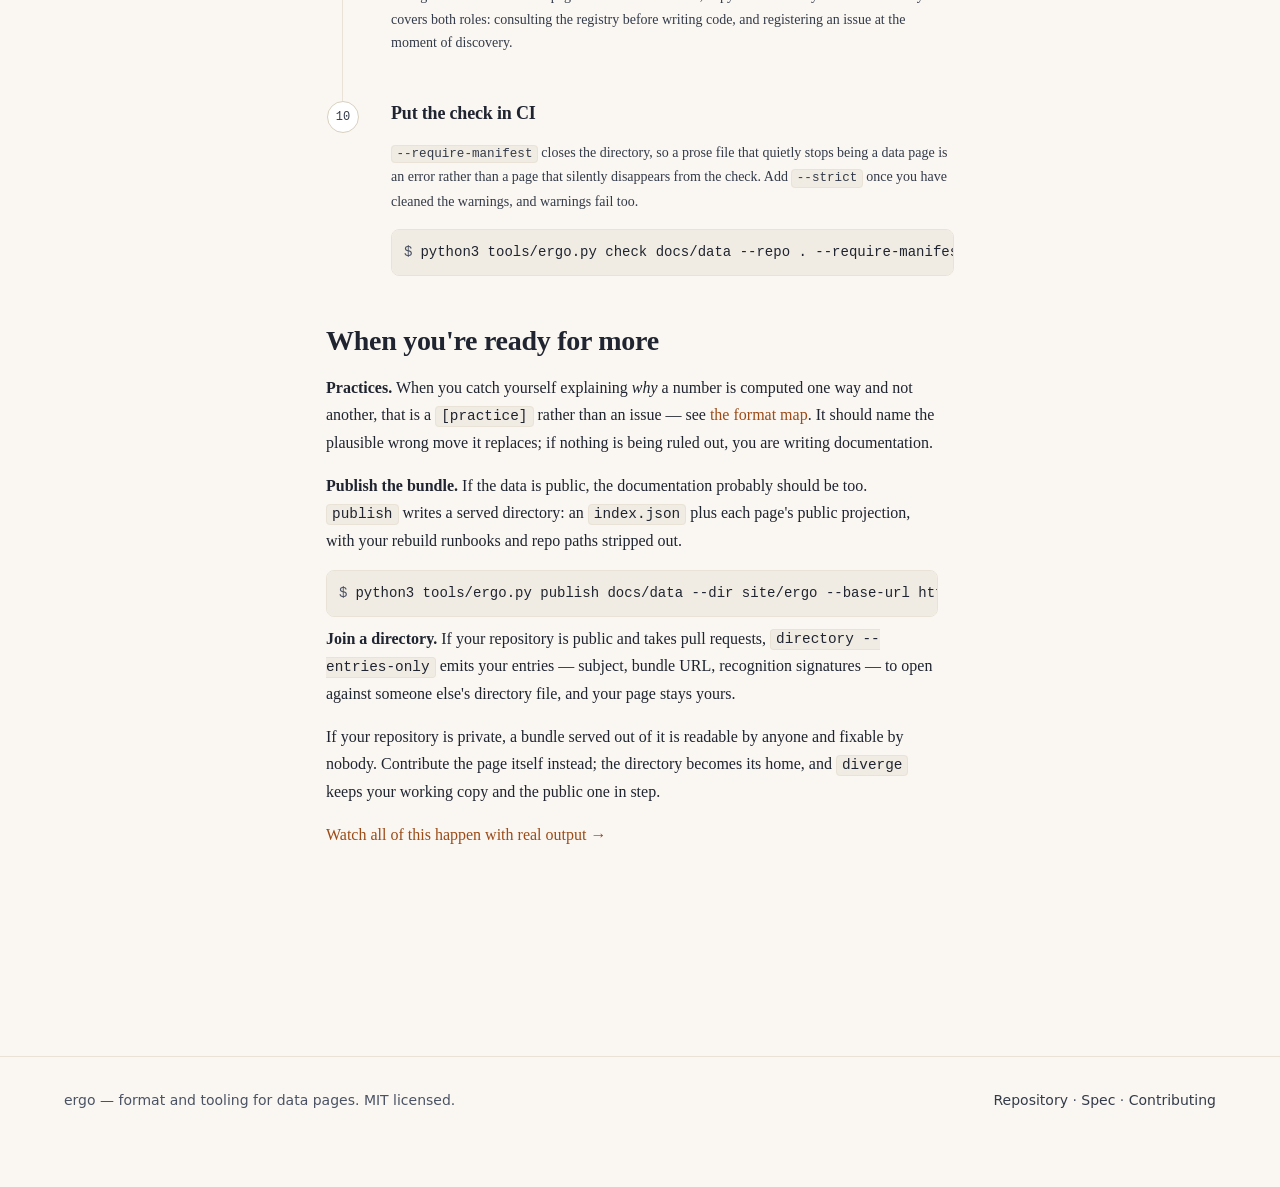
<file: website/site/start.html>
<!doctype html>
<html lang="en">
<head>
<meta charset="utf-8">
<meta name="viewport" content="width=device-width, initial-scale=1">
<title>Start — your first data page in ten minutes</title>
<meta name="description" content="Vendor one Python file, scaffold a page, register the issue you already know about, anchor the code that handles it, and put the check in CI.">
<link rel="icon" href="lib/artoo-kit/favicon.svg">
<link rel="stylesheet" href="lib/artoo-kit/tokens.css">
<link rel="stylesheet" href="lib/artoo-kit/base.css">
<link rel="stylesheet" href="lib/artoo-kit/article.css">
<link rel="stylesheet" href="lib/artoo-kit/components.css">
<link rel="stylesheet" href="site.css">
</head>
<body>

<nav class="site-nav">
  <a class="brand" href="index.html">ergo</a>
  <button class="nav-toggle" type="button" aria-label="Menu">menu</button>
  <div class="nav-links">
    <a href="walkthrough.html">Walkthrough</a>
    <a href="format.html">Format</a>
    <a href="page.html">Example page</a>
    <a href="start.html">Start</a>
    <a href="review/">Background</a>
    <a href="https://github.com/lavallee/ergo">GitHub</a>
  </div>
  <button data-theme-toggle class="nav-toggle spacer" type="button" aria-label="Toggle light or dark theme">theme</button>
</nav>

<main class="page page--narrow">

  <header>
    <p class="section-kicker">Start</p>
    <h1>Your first data page in ten minutes</h1>
    <p class="lede">From an empty repository to a documented dataset with the check
      running in CI. Step one wants Claude Code; everything after it needs Python 3.11
      and nothing else, and works by hand if you would rather.</p>
    <p class="demo-note">Start with a dataset you already know something about. The point
      of the first page is not to be complete — it is to get the one issue that has
      already cost you a day out of your head and into a file.</p>
  </header>

  <ol class="steps">

    <li>
      <h3>Install the plugin</h3>
      <p>The skill is the part your agent uses. It teaches it to look for what is already
        known about a dataset before touching it, to write down what it learns, and to
        offer the public-safe part back. Everything below can be done by hand, but this is
        what makes it happen without being asked.</p>
      <div class="cmd"><code>/plugin marketplace add lyra-forge/marketplace</code></div>
      <div class="cmd"><code>/plugin install ergo@lyra-forge</code></div>
      <p>Start a new session afterwards. Not using Claude Code? Copy
        <a href="https://github.com/lavallee/ergo/tree/main/skills/ergo">skills/ergo/</a>
        into whatever your agent reads.</p>
    </li>

    <li>
      <h3>Vendor the tool</h3>
      <p>One file, no install, no dependencies. Commit it: the version it was vendored at
        is recorded in its header, and a repository that carries its own validator can
        still be checked in five years.</p>
      <div class="cmd"><code>mkdir -p tools docs/data</code></div>
      <div class="cmd"><code>curl -sSLo tools/ergo.py https://raw.githubusercontent.com/lavallee/ergo/main/tools/ergo.py</code></div>
    </li>

    <li>
      <h3>Scaffold a page</h3>
      <p>One page per dataset, named after its slug. The template is a to-do list: it does
        not validate until you have filled in who publishes the data, where it comes from,
        and what the pitfall is.</p>
      <div class="cmd"><code>python3 tools/ergo.py new my-dataset --dir docs/data</code></div>
    </li>

    <li>
      <h3>Fill the manifest, and write the pitfall first</h3>
      <p>Publisher, <code>source_urls</code>, <code>status</code> — and
        <code>pitfall</code>: one sentence naming the single thing most likely to trip up
        somebody who touches this data cold. It is required because it is the line that
        travels furthest, into the index and into an agent's context, often without the
        rest of the page.</p>
      <p>Add <code>subject</code> too, if the dataset has a landing page. It is the
        identity claim — what dataset this <em>is</em>, as opposed to where you fetch it —
        and it is how anyone else's page about the same data can be found alongside yours.</p>
      <div class="cmd"><code>python3 tools/ergo.py check docs/data</code></div>
    </li>

    <li>
      <h3>Register the issue you already know about</h3>
      <p>Title it by the symptom, not the diagnosis: "rate cells are strings", not
        "inconsistent typing" — that is how the next person searches. Then the four
        required judgments: what happens if you ignore it (<code>effect</code>), what kind
        of problem it is (<code>type</code>), whether it is still true
        (<code>status</code>), and where it applies (<code>[issue.scope]</code>).</p>
      <p>If it is a <code>misleads</code> or a <code>context</code> issue, write the
        <code>misuse</code>: the wrong conclusion a careless-but-reasonable reader would
        publish. That sentence is usually the most valuable line on the page.</p>
      <div class="cmd"><code>python3 tools/ergo.py check docs/data</code></div>
    </li>

    <li>
      <h3>Link the issue to the code that handles it</h3>
      <p>If you have already worked around it, set <code>status = "mitigated"</code> and
        list the code in <code>handled_by</code>. Then put the anchor comment beside the
        workaround. Add a few words about why the code looks odd if it helps; anything longer
        belongs on the page, not in the comment.</p>
      <div class="cmd"><code># ergo: my-dataset/my-issue-id — non-numeric rates parse to NULL</code></div>
      <div class="cmd"><code>python3 tools/ergo.py check docs/data --repo .</code></div>
      <p>Now <code>grep -rn "ergo: my-dataset"</code> finds every workaround in the
        repository, and deleting either half fails the check instead of quietly changing a
        number.</p>
    </li>

    <li>
      <h3>Record how you checked it</h3>
      <p>A <code>[validation]</code> block: the date, the method, and the result with numbers
        in it. Write "7 of 7 spot figures match within rounding" rather than "we checked" —
        a later reader can re-run the first one and see whether it still holds.</p>
    </li>

    <li>
      <h3>Generate the index</h3>
      <p>One row per dataset — status, issue counts by effect, core flagged, and the
        pitfall. Regenerate it on commit; never hand-edit it.</p>
      <div class="cmd"><code>python3 tools/ergo.py digest docs/data --write docs/data/INDEX.md</code></div>
      <div id="start-index"></div>
    </li>

    <li>
      <h3>Point your agents at it</h3>
      <p>Agents do not discover documentation at well-known paths; they go where they are
        pointed. Two or three lines in <code>CLAUDE.md</code> or <code>AGENTS.md</code> is
        what makes the rest of this work — the digest and the pages carry the weight.</p>
      <div class="record">
        <div class="record__chip"><strong>CLAUDE.md</strong></div>
        <pre><code>## Data documentation

Every dataset we ingest has an ergo data page in `docs/data/`, indexed by
`docs/data/INDEX.md`. Read the page before writing code against a dataset:
issues carry stable ids, the ids are anchored in the code that works around
them, and `python3 tools/ergo.py check docs/data --repo .` validates that
contract.</code></pre>
      </div>
      <p>For agents that maintain the pages as well as read them, copy
        <a href="https://github.com/lavallee/ergo/blob/main/skills/ergo/SKILL.md">the
        skill</a> into your skills directory. It covers both roles: consulting the
        registry before writing code, and registering an issue at the moment of
        discovery.</p>
    </li>

    <li>
      <h3>Put the check in CI</h3>
      <p><code>--require-manifest</code> closes the directory, so a prose file that quietly
        stops being a data page is an error rather than a page that silently disappears
        from the check. Add <code>--strict</code> once you have cleaned the warnings, and
        warnings fail too.</p>
      <div class="cmd"><code>python3 tools/ergo.py check docs/data --repo . --require-manifest</code></div>
    </li>

  </ol>

  <section class="prose">
    <h2>When you're ready for more</h2>
    <p><strong>Practices.</strong> When you catch yourself explaining <em>why</em> a number
      is computed one way and not another, that is a <code>[practice]</code> rather than an
      issue — see <a href="format.html">the format map</a>. It should name the plausible
      wrong move it replaces; if nothing is being ruled out, you are writing documentation.</p>
    <p><strong>Publish the bundle.</strong> If the data is public, the documentation
      probably should be too. <code>publish</code> writes a served directory: an
      <code>index.json</code> plus each page's public projection, with your rebuild
      runbooks and repo paths stripped out.</p>
    <div class="cmd"><code>python3 tools/ergo.py publish docs/data --dir site/ergo --base-url https://example.org/ergo/</code></div>
    <p><strong>Join a directory.</strong> If your repository is public and takes pull
      requests, <code>directory --entries-only</code> emits your entries — subject, bundle
      URL, recognition signatures — to open against someone else's directory file, and your
      page stays yours.</p>
    <p>If your repository is private, a bundle served out of it is readable by anyone and
      fixable by nobody. Contribute the page itself instead; the directory becomes its home,
      and <code>diverge</code> keeps your working copy and the public one in step.</p>
    <p><a href="walkthrough.html">Watch all of this happen with real output →</a></p>
  </section>

</main>

<footer class="site-foot">
  <div class="site-foot__inner">
    <p>ergo — format and tooling for data pages. MIT licensed.</p>
    <p>
      <a href="https://github.com/lavallee/ergo">Repository</a> ·
      <a href="https://github.com/lavallee/ergo/blob/main/SPEC.md">Spec</a> ·
      <a href="https://github.com/lavallee/ergo/blob/main/CONTRIBUTING.md">Contributing</a>
    </p>
  </div>
</footer>

<script src="data/walkthrough.js"></script>
<script src="site.js"></script>
<script src="start.js"></script>
<script src="lib/artoo-kit/kit.js"></script>
</body>
</html>
</file>
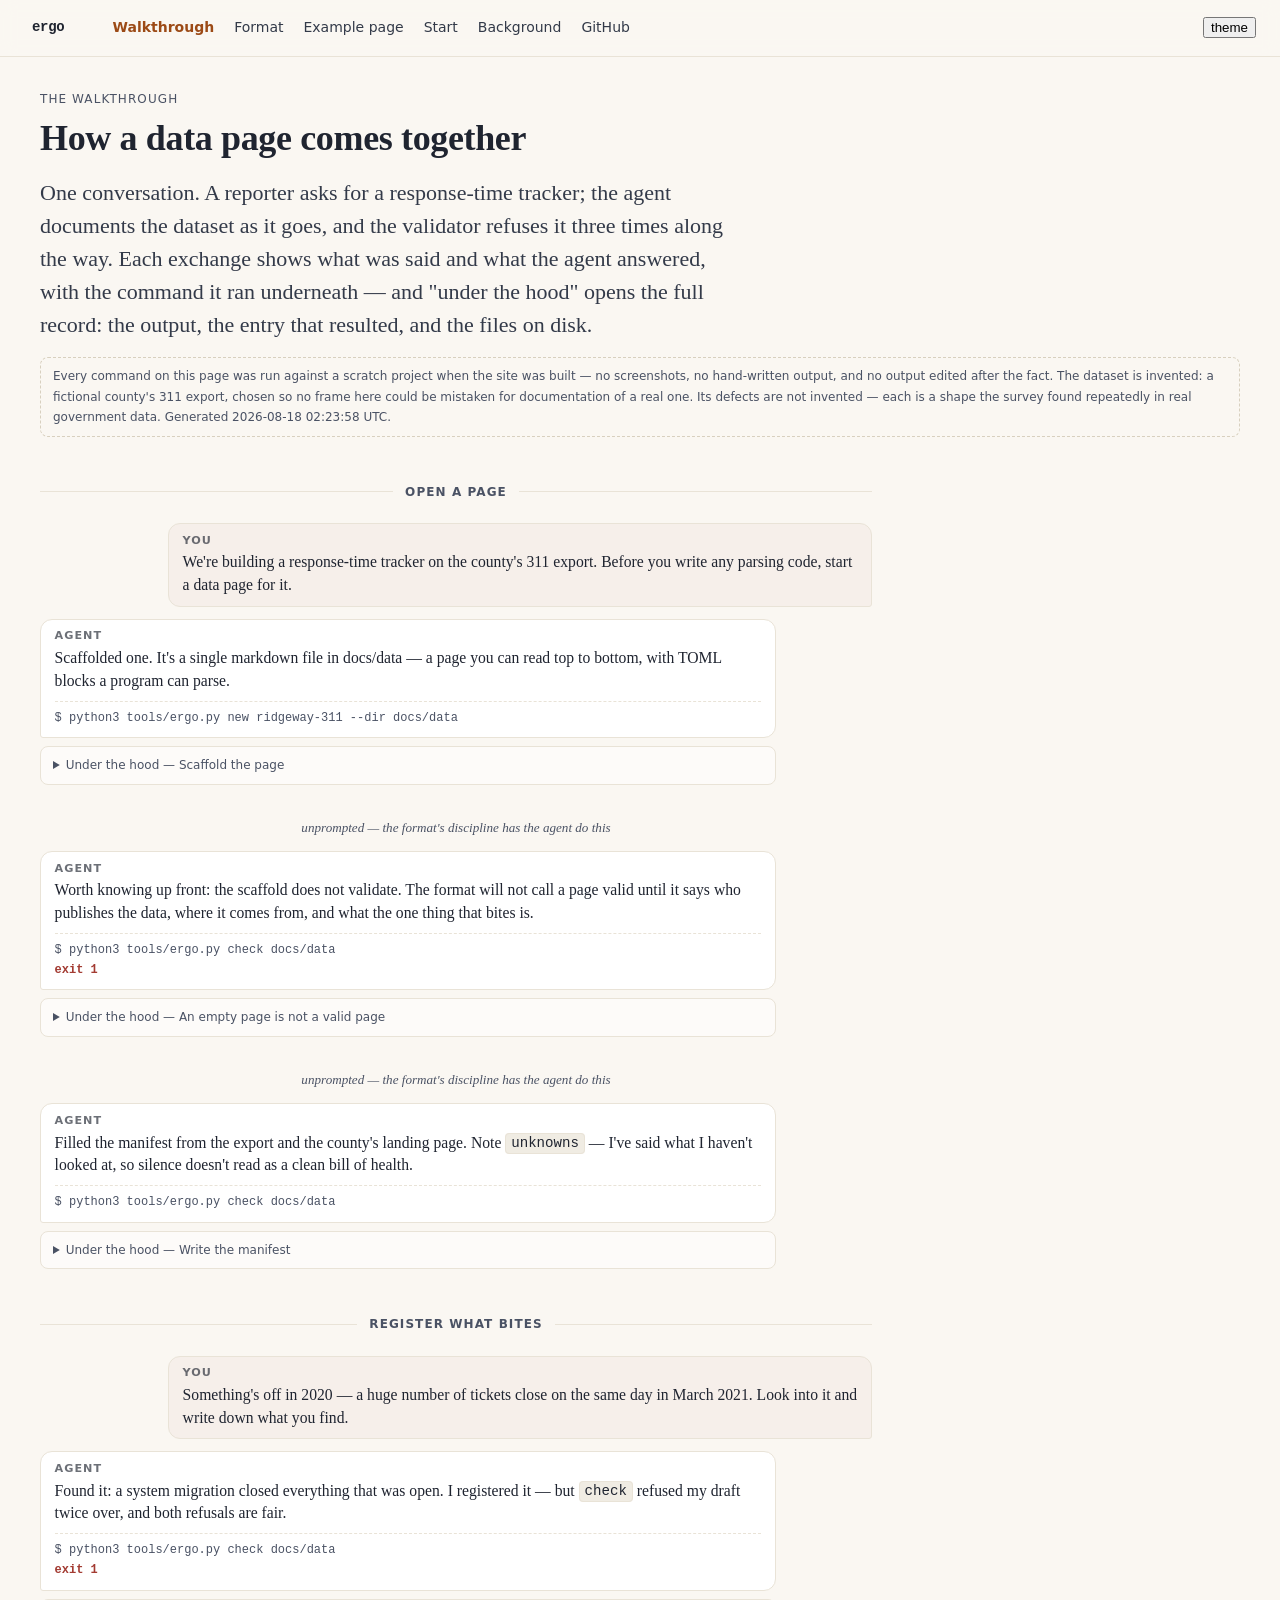
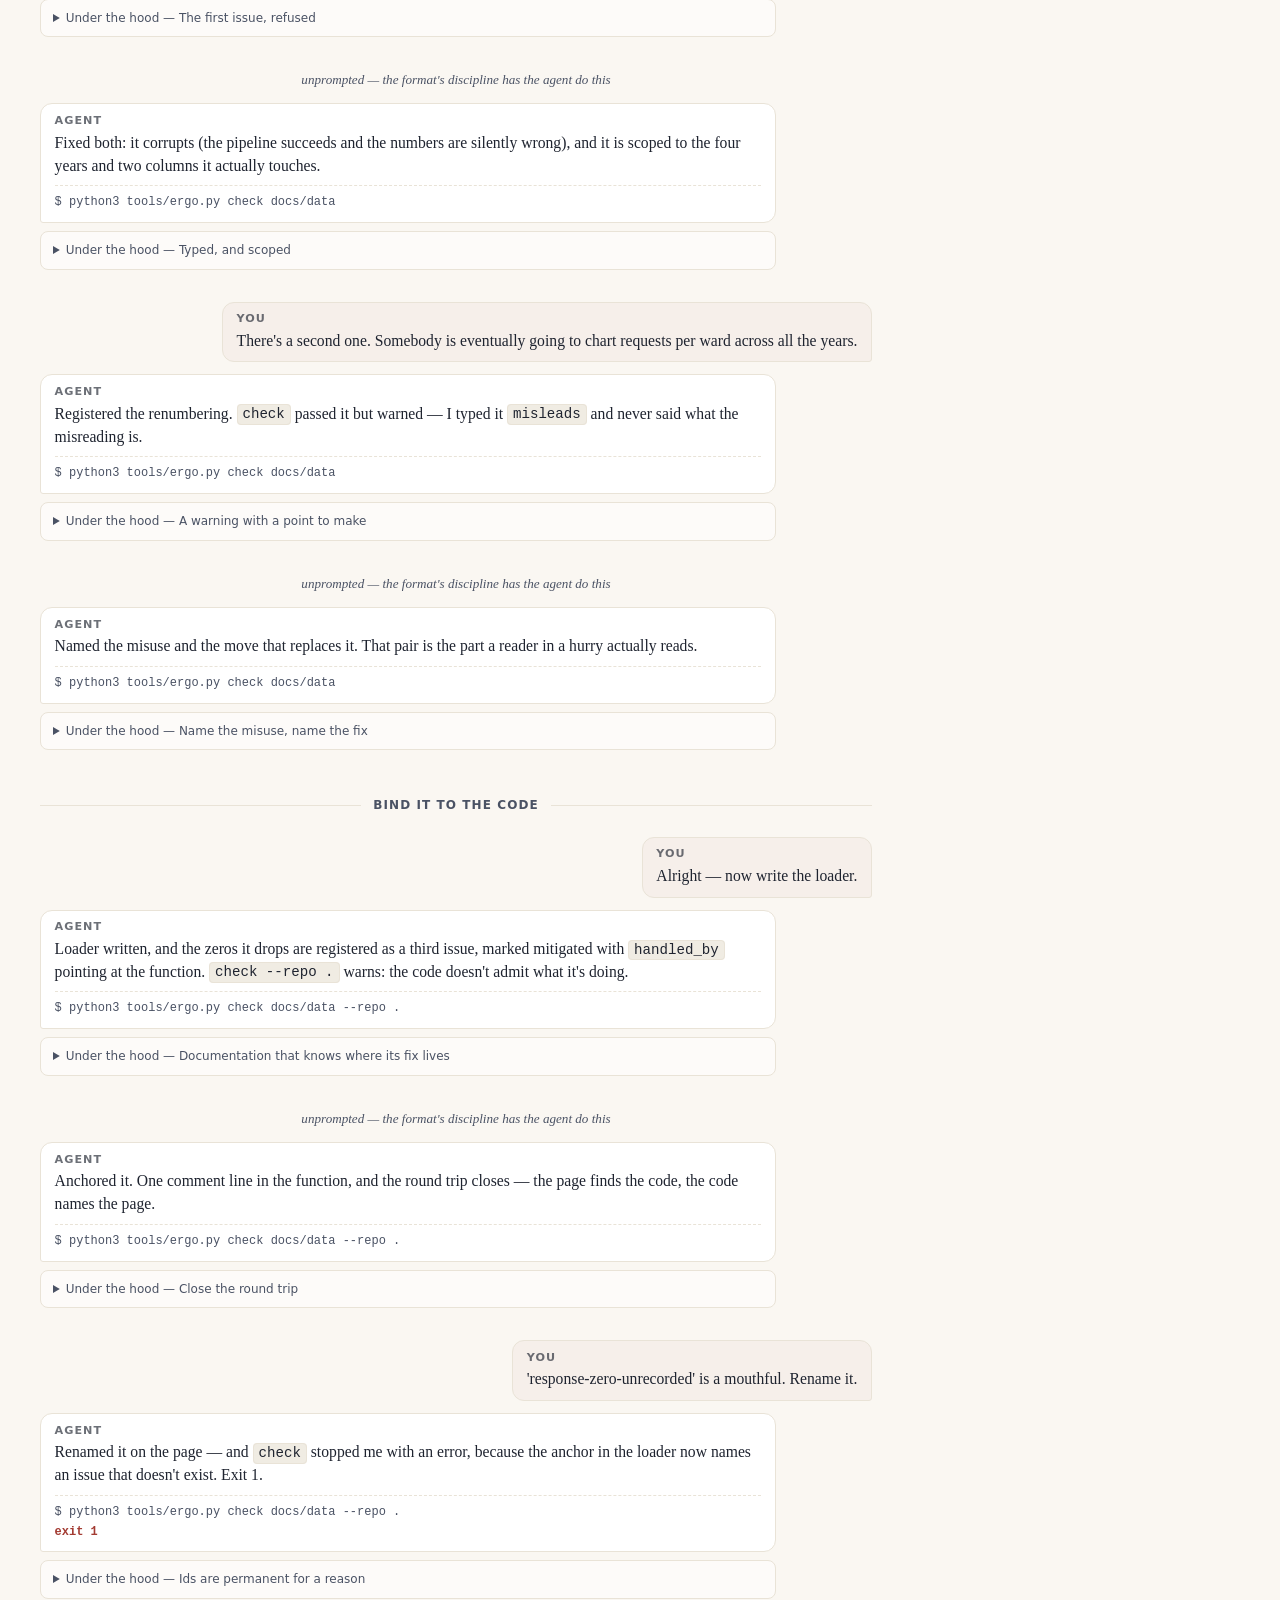
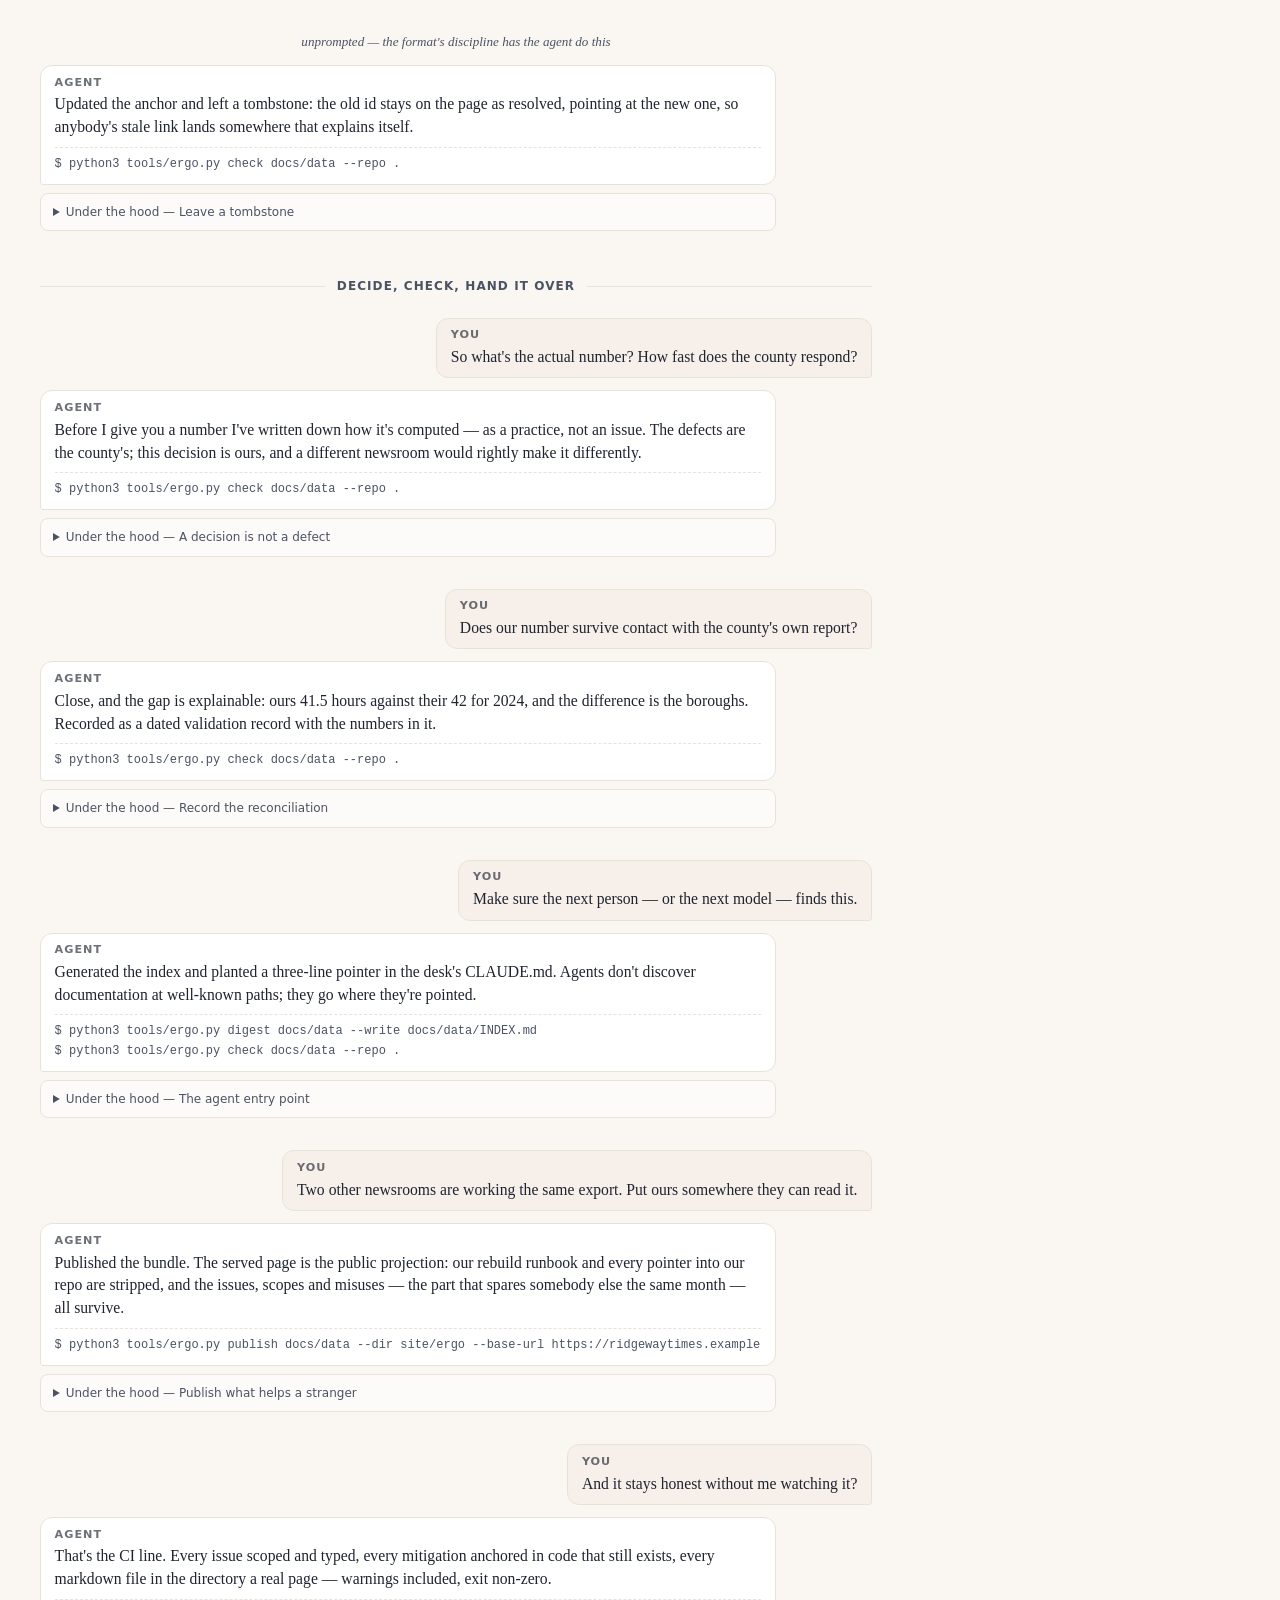
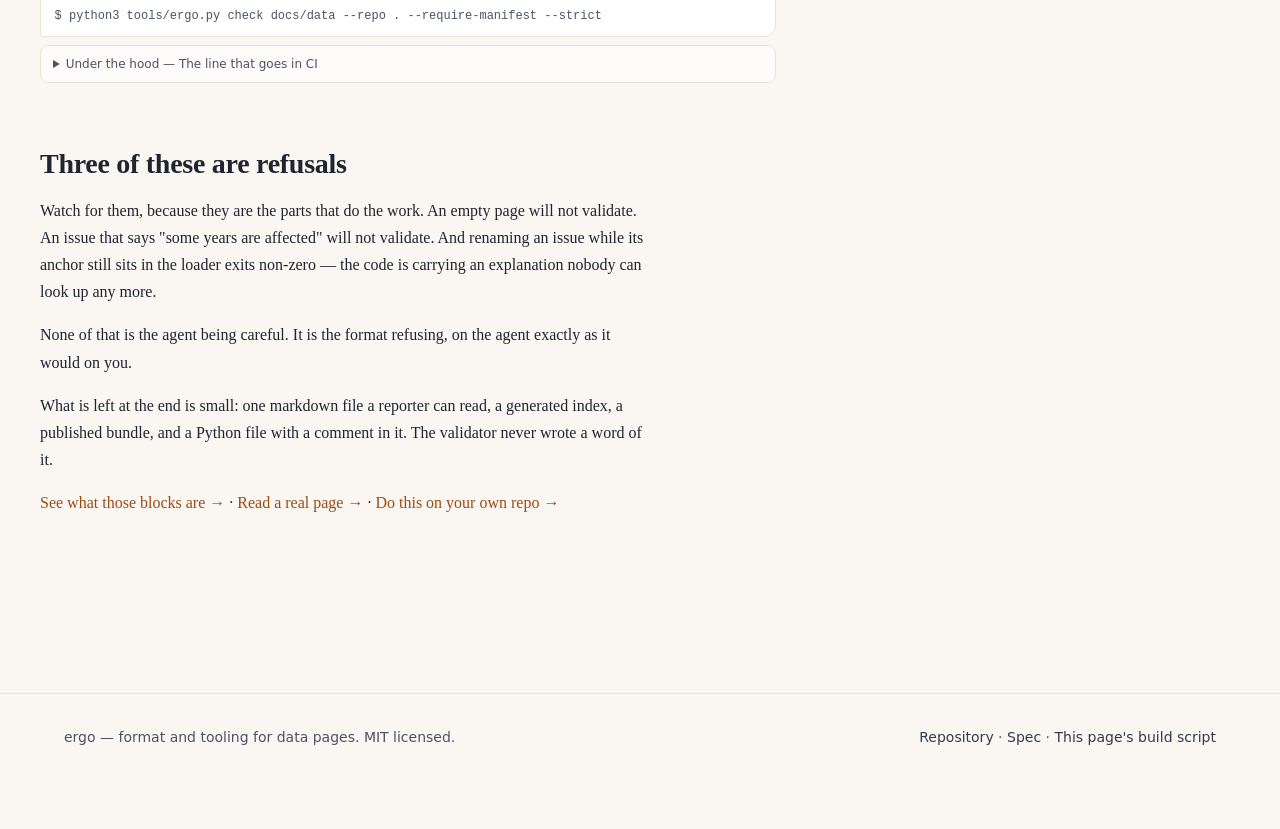
<file: website/site/walkthrough.html>
<!doctype html>
<html lang="en">
<head>
<meta charset="utf-8">
<meta name="viewport" content="width=device-width, initial-scale=1">
<title>The walkthrough — how a data page comes together</title>
<meta name="description" content="One conversation between a reporter and an agent, rendered as it happened: what was asked, what the agent ran, and what the validator said back. Every exchange is generated by running the real ergo.py at build time.">
<link rel="icon" href="lib/artoo-kit/favicon.svg">
<link rel="stylesheet" href="lib/artoo-kit/tokens.css">
<link rel="stylesheet" href="lib/artoo-kit/base.css">
<link rel="stylesheet" href="lib/artoo-kit/article.css">
<link rel="stylesheet" href="lib/artoo-kit/components.css">
<link rel="stylesheet" href="site.css">
</head>
<body>

<nav class="site-nav">
  <a class="brand" href="index.html">ergo</a>
  <button class="nav-toggle" type="button" aria-label="Menu">menu</button>
  <div class="nav-links">
    <a href="walkthrough.html">Walkthrough</a>
    <a href="format.html">Format</a>
    <a href="page.html">Example page</a>
    <a href="start.html">Start</a>
    <a href="review/">Background</a>
    <a href="https://github.com/lavallee/ergo">GitHub</a>
  </div>
  <button data-theme-toggle class="nav-toggle spacer" type="button" aria-label="Toggle light or dark theme">theme</button>
</nav>

<main class="wk">

  <header class="wk__lede">
    <p class="section-kicker">The walkthrough</p>
    <h1>How a data page comes together</h1>
    <p class="lede">One conversation. A reporter asks for a response-time tracker; the
      agent documents the dataset as it goes, and the validator refuses it three times
      along the way. Each exchange shows what was said and what the agent answered, with
      the command it ran underneath — and "under the hood" opens the full record: the
      output, the entry that resulted, and the files on disk.</p>
    <p class="demo-note" id="wk-vintage">
      Every command on this page was run against a scratch project when the site was
      built — no screenshots, no hand-written output, and no output edited after the fact.
      The dataset is invented: a fictional county's 311 export, chosen so no frame here
      could be mistaken for documentation of a real one. Its defects are not invented —
      each is a shape the survey found repeatedly in real government data.
    </p>
  </header>

  <section class="wk__chat" id="wk-chat" aria-label="The conversation">
    <noscript><p>The conversation renders from <code>data/walkthrough.json</code> and needs
      JavaScript. The same sequence of commands is listed on the
      <a href="start.html">start page</a>, and the full script that produces it lives in
      <code>website/build.py</code> in the repository.</p></noscript>
  </section>

  <section class="prose">
    <h2>Three of these are refusals</h2>
    <p>Watch for them, because they are the parts that do the work. An empty page will
      not validate. An issue that says "some years are affected" will not validate. And
      renaming an issue while its anchor still sits in the loader exits non-zero — the
      code is carrying an explanation nobody can look up any more.</p>
    <p>None of that is the agent being careful. It is the format refusing, on the agent
      exactly as it would on you.</p>
    <p>What is left at the end is small: one markdown file a reporter can read, a
      generated index, a published bundle, and a Python file with a comment in it. The
      validator never wrote a word of it.</p>
    <p><a href="format.html">See what those blocks are →</a> ·
       <a href="page.html">Read a real page →</a> ·
       <a href="start.html">Do this on your own repo →</a></p>
  </section>

</main>

<footer class="site-foot">
  <div class="site-foot__inner">
    <p>ergo — format and tooling for data pages. MIT licensed.</p>
    <p>
      <a href="https://github.com/lavallee/ergo">Repository</a> ·
      <a href="https://github.com/lavallee/ergo/blob/main/SPEC.md">Spec</a> ·
      <a href="https://github.com/lavallee/ergo/blob/main/website/build.py">This page's build script</a>
    </p>
  </div>
</footer>

<script src="data/walkthrough.js"></script>
<script src="data/format.js"></script>
<script src="site.js"></script>
<script src="walkthrough.js"></script>
<script src="lib/artoo-kit/kit.js"></script>
</body>
</html>
</file>
<file: review/site/lib/artoo-kit/tokens.css>
/* artoo-kit tokens — the DES-governed public-artifact spine. Light is the
   default; dark is available only through an explicit [data-theme="dark"]. */

:root {
  /* primitives */
  --p-zinc-950: #0c0d10;
  --p-zinc-900: #16181d;
  --p-zinc-850: #1c1f26;
  --p-zinc-800: #23262f;
  --p-zinc-700: #33374233;
  --p-zinc-400: #9aa1ad;
  --p-zinc-300: #b8bec9;
  --p-zinc-100: #e8eaee;
  --p-cream-50: #faf7f2;
  --p-cream-100: #f3efe7;
  --p-cream-200: #e9e3d7;
  --p-ink-900: #1f2430;
  --p-ink-600: #4a5264;
  --p-accent-400: #7aa2f7;
  --p-accent-500: #5b87e0;
  --p-accent-600: #3e63b4;
  --p-green-400: #4fbf8f;
  --p-amber-400: #d9a441;
  --p-red-400: #e06c60;

  /* chart palette — Okabe–Ito, colorblind-safe, order = draw order */
  --chart-1: #56b4e9;
  --chart-2: #e69f00;
  --chart-3: #009e73;
  --chart-4: #cc79a7;
  --chart-5: #0072b2;
  --chart-6: #d55e00;
  --chart-7: #f0e442;
  --chart-8: #999999;

  /* semantic — explicit light editorial default */
  --bg: var(--p-cream-50);
  --surface: #ffffff;
  --surface-2: var(--p-cream-100);
  --border: var(--p-cream-200);
  --border-strong: #d8d0bf;
  --text: var(--p-ink-900);
  --text-2: #333a49;
  --muted: var(--p-ink-600);
  --accent: var(--p-accent-600);
  --accent-strong: var(--p-accent-500);
  --success: #277553;
  --warn: #8a5a00;
  --danger: #a33b32;
  --code-bg: #f0ece3;
  --selection: #c7d7f5;

  /* editorial type roles — offline system stacks only */
  --font-prose: Charter, "Bitstream Charter", "Sitka Text", Cambria, Georgia, serif;
  --font-display: "Iowan Old Style", Palatino, "Palatino Linotype", Georgia, serif;
  --font-ui: ui-sans-serif, system-ui, "Segoe UI", Roboto, "Helvetica Neue", Arial, sans-serif;
  --font-numeric: ui-monospace, "SF Mono", "Cascadia Code", Menlo, Consolas, monospace;

  /* compatibility aliases for already-authored pages that opt into this kit */
  --font-sans: var(--font-ui);
  --font-serif: var(--font-prose);
  --font-mono: var(--font-numeric);

  --text-xs: 0.75rem;
  --text-sm: 0.875rem;
  --text-base: 1rem;
  --text-lg: 1.125rem;
  --text-xl: 1.375rem;
  --text-2xl: 1.75rem;
  --text-3xl: 2.25rem;
  --text-4xl: 3rem;

  --leading-tight: 1.2;
  --leading-normal: 1.5;
  --leading-relaxed: 1.7;

  /* 4px spacing grid */
  --sp-1: 0.25rem;
  --sp-2: 0.5rem;
  --sp-3: 0.75rem;
  --sp-4: 1rem;
  --sp-6: 1.5rem;
  --sp-8: 2rem;
  --sp-12: 3rem;
  --sp-16: 4rem;
  --sp-24: 6rem;

  /* shape and motion */
  --radius-sm: 4px;
  --radius: 8px;
  --radius-lg: 14px;
  --ease: cubic-bezier(0.2, 0, 0, 1);
  --dur-fast: 120ms;
  --dur: 200ms;

  --measure: 68ch;      /* prose line length */
  --margin-col: 200px;  /* article margin-note gutter */

  color-scheme: light;
}

[data-theme="dark"] {
  --bg: var(--p-zinc-950);
  --surface: var(--p-zinc-900);
  --surface-2: var(--p-zinc-850);
  --border: #2c3038;
  --border-strong: #3a3f4a;
  --text: var(--p-zinc-100);
  --text-2: var(--p-zinc-300);
  --muted: var(--p-zinc-400);
  --accent: var(--p-accent-400);
  --accent-strong: var(--p-accent-500);
  --success: var(--p-green-400);
  --warn: var(--p-amber-400);
  --danger: var(--p-red-400);
  --code-bg: #14161b;
  --selection: #2b4a86;
  color-scheme: dark;
}

@media (prefers-reduced-motion: reduce) {
  :root {
    --dur-fast: 0ms;
    --dur: 0ms;
  }
}
</file>
<file: review/site/lib/artoo-kit/base.css>
/* artoo-kit base — resets and page defaults. Import order:
   tokens.css, base.css, then article.css / components.css as needed. */

*,
*::before,
*::after {
  box-sizing: border-box;
}

html {
  -webkit-text-size-adjust: 100%;
}

body {
  margin: 0;
  background: var(--bg);
  color: var(--text);
  font-family: var(--font-prose);
  font-size: var(--text-lg);
  line-height: var(--leading-relaxed);
  -webkit-font-smoothing: antialiased;
}

::selection {
  background: var(--selection);
}

h1, h2, h3, h4 {
  color: var(--text);
  line-height: var(--leading-tight);
  margin: 0 0 var(--sp-4);
  font-weight: 650;
  letter-spacing: -0.01em;
  font-family: var(--font-display);
}

h1 { font-size: var(--text-3xl); }
h2 { font-size: var(--text-2xl); margin-top: var(--sp-12); }
h3 { font-size: var(--text-xl); margin-top: var(--sp-8); }
h4 { font-size: var(--text-lg); margin-top: var(--sp-6); }

p, ul, ol {
  margin: 0 0 var(--sp-4);
}

a {
  color: var(--accent);
  text-decoration: none;
  border-bottom: 1px solid transparent;
  transition: border-color var(--dur-fast) var(--ease);
}

a:hover {
  border-bottom-color: var(--accent);
}

strong { font-weight: 650; }

hr {
  border: 0;
  border-top: 1px solid var(--border);
  margin: var(--sp-8) 0;
}

img, svg, video {
  max-width: 100%;
  height: auto;
}

code, kbd, pre, samp {
  font-family: var(--font-numeric);
  font-size: 0.9em;
}

code {
  background: var(--code-bg);
  border: 1px solid var(--border);
  border-radius: var(--radius-sm);
  padding: 0.1em 0.35em;
}

pre {
  background: var(--code-bg);
  border: 1px solid var(--border);
  border-radius: var(--radius);
  padding: var(--sp-4);
  overflow-x: auto;
  line-height: var(--leading-normal);
}

pre code {
  background: none;
  border: 0;
  padding: 0;
}

kbd {
  background: var(--surface-2);
  border: 1px solid var(--border-strong);
  border-bottom-width: 2px;
  border-radius: var(--radius-sm);
  padding: 0.05em 0.4em;
  font-size: var(--text-xs);
}

blockquote {
  margin: var(--sp-6) 0;
  padding-left: var(--sp-4);
  border-left: 3px solid var(--border-strong);
  color: var(--text-2);
}

table {
  border-collapse: collapse;
  width: 100%;
  margin: var(--sp-6) 0;
  font-size: var(--text-sm);
}

th, td {
  text-align: left;
  padding: var(--sp-2) var(--sp-3);
  border-bottom: 1px solid var(--border);
  vertical-align: top;
}

th {
  color: var(--muted);
  font-weight: 600;
  font-size: var(--text-xs);
  text-transform: uppercase;
  letter-spacing: 0.05em;
  font-family: var(--font-ui);
}

.numeric,
[data-numeric] {
  font-family: var(--font-numeric);
  font-variant-numeric: tabular-nums;
}

figure {
  margin: var(--sp-8) 0;
}

figcaption {
  color: var(--muted);
  font-size: var(--text-sm);
  margin-top: var(--sp-2);
}

@media print {
  body { background: #fff; color: #111; }
  nav, .no-print { display: none !important; }
}
</file>
<file: review/site/lib/artoo-kit/article.css>
/* artoo-kit article layout — long-form prose with a margin-note gutter.

   The grid has four named zones:
     [full] [breakout] [prose] [margin]
   Children default to the prose column (max var(--measure)). Wrappers:
     .article-full       edge-to-edge
     .article-breakout   wider than prose, centered
     .article-marginnote right-gutter note (collapses inline on mobile)
     .article-pullquote  large quote, breakout width
*/

.article {
  display: grid;
  grid-template-columns:
    [full-start] minmax(var(--sp-4), 1fr)
    [breakout-start] minmax(0, 6rem)
    [prose-start] min(var(--measure), calc(100% - 2 * var(--sp-4))) [prose-end]
    minmax(var(--sp-6), 6rem) [breakout-end]
    minmax(0, var(--margin-col)) [margin-end]
    minmax(var(--sp-4), 1fr) [full-end];
  row-gap: 0;
}

.article > * {
  grid-column: prose;
  min-width: 0;
}

.article-full { grid-column: full; }
.article-breakout { grid-column: breakout; }

.article-masthead {
  max-width: calc(var(--measure) + 24rem);
  margin: 0 auto;
  padding: var(--sp-4) var(--sp-6);
  display: flex;
  justify-content: space-between;
  align-items: baseline;
  gap: var(--sp-4);
  border-bottom: 1px solid var(--border);
  font-family: var(--font-ui);
  font-size: var(--text-sm);
}

.article-masthead__name {
  color: var(--text);
  font-family: var(--font-display);
  font-size: var(--text-lg);
  font-weight: 650;
  border: 0;
}

.article-masthead__label {
  color: var(--muted);
  text-transform: uppercase;
  letter-spacing: 0.08em;
}

.article-header {
  grid-column: prose;
  margin: var(--sp-16) 0 var(--sp-12);
}

.article-kicker {
  color: var(--accent);
  font-family: var(--font-ui);
  font-size: var(--text-sm);
  font-weight: 650;
  text-transform: uppercase;
  letter-spacing: 0.08em;
  margin-bottom: var(--sp-2);
}

.article-title {
  font-size: var(--text-4xl);
  font-family: var(--font-display);
  margin-bottom: var(--sp-3);
}

.article-dek {
  color: var(--text-2);
  font-size: var(--text-xl);
  font-family: var(--font-prose);
  line-height: var(--leading-normal);
  margin-bottom: var(--sp-4);
}

.article-byline {
  color: var(--muted);
  font-family: var(--font-ui);
  font-size: var(--text-sm);
}

.article-lede {
  font-size: var(--text-xl);
  line-height: var(--leading-normal);
}

/* margin notes: pair a paragraph with its note via .article-mrow */
.article-mrow {
  grid-column: prose-start / margin-end;
  display: grid;
  grid-template-columns: subgrid;
}

.article-mrow > :first-child {
  grid-column: 1;
}

.article-marginnote {
  grid-column: 3;
  align-self: start;
  font-size: var(--text-sm);
  color: var(--muted);
  line-height: var(--leading-normal);
  border-top: 2px solid var(--border-strong);
  padding-top: var(--sp-2);
  margin-left: var(--sp-4);
}

.article-marginnote--def { border-top-color: var(--accent); }
.article-marginnote--source { border-top-color: var(--success); }
.article-marginnote--callout { border-top-color: var(--warn); }

.article-marginnote .term {
  color: var(--text);
  font-weight: 650;
  display: block;
}

.article-pullquote {
  grid-column: breakout;
  font-family: var(--font-prose);
  font-style: italic;
  font-size: var(--text-2xl);
  line-height: var(--leading-normal);
  color: var(--text);
  border: 0;
  border-top: 3px solid var(--accent);
  margin: var(--sp-8) 0;
  padding: var(--sp-4) 0 0;
}

.article-pullquote cite {
  display: block;
  font-family: var(--font-ui);
  font-style: normal;
  font-size: var(--text-sm);
  color: var(--muted);
  margin-top: var(--sp-3);
}

.article-pullnumber {
  grid-column: breakout;
  margin: var(--sp-8) 0;
  text-align: center;
}

.article-pullnumber .num {
  font-size: var(--text-4xl);
  font-weight: 700;
  color: var(--accent);
  display: block;
  line-height: 1;
  font-family: var(--font-numeric);
  font-variant-numeric: tabular-nums;
}

.article-pullnumber .label {
  color: var(--muted);
  font-size: var(--text-sm);
}

.article-figure {
  grid-column: breakout;
  margin: var(--sp-8) 0;
}

.article-figure table {
  font-family: var(--font-ui);
}

.article-figure figcaption {
  font-family: var(--font-ui);
}

.article > .colophon {
  grid-column: prose;
}

.article-colophon {
  margin-left: var(--sp-6);
  margin-right: var(--sp-6);
}

.article .endnotes {
  border-top: 1px solid var(--border);
  margin-top: var(--sp-12);
  padding-top: var(--sp-6);
  font-size: var(--text-sm);
  color: var(--text-2);
}

/* mobile: single column, notes flow inline as boxed asides */
@media (max-width: 940px) {
  .article,
  .article-mrow {
    display: block;
    padding: 0 var(--sp-4);
  }

  .article-mrow { padding: 0; }

  .article-marginnote {
    margin: var(--sp-4) 0;
    padding: var(--sp-3) var(--sp-4);
    background: var(--surface);
    border: 1px solid var(--border);
    border-top: 2px solid var(--border-strong);
    border-radius: var(--radius);
  }

  .article-title { font-size: var(--text-3xl); }

  .article-masthead {
    padding: var(--sp-3) var(--sp-4);
  }
}
</file>
<file: review/site/lib/artoo-kit/components.css>
/* artoo-kit components — nav, cards, callouts, badges, stats, colophon. */

/* -- site shell ---------------------------------------------------------- */

.site-nav {
  position: sticky;
  top: 0;
  z-index: 10;
  display: flex;
  align-items: center;
  gap: var(--sp-4);
  padding: var(--sp-3) var(--sp-6);
  background: color-mix(in srgb, var(--bg) 88%, transparent);
  backdrop-filter: blur(8px);
  border-bottom: 1px solid var(--border);
  font-family: var(--font-ui);
}

.site-nav .brand {
  font-weight: 700;
  color: var(--text);
  margin-right: var(--sp-4);
}

.site-nav a {
  color: var(--text-2);
  font-size: var(--text-sm);
  border: 0;
  padding: var(--sp-1) var(--sp-2);
  border-radius: var(--radius-sm);
}

.site-nav a:hover {
  color: var(--text);
  background: var(--surface-2);
}

.site-nav a[aria-current="page"] {
  color: var(--accent);
  font-weight: 650;
}

.site-nav .nav-toggle { display: none; }

.page {
  max-width: 72rem;
  margin: 0 auto;
  padding: var(--sp-8) var(--sp-6) var(--sp-24);
}

.page--narrow { max-width: calc(var(--measure) + 4rem); }

/* -- cards ---------------------------------------------------------------- */

.card-grid {
  display: grid;
  grid-template-columns: repeat(auto-fill, minmax(16rem, 1fr));
  gap: var(--sp-4);
  margin: var(--sp-6) 0;
}

.card {
  display: block;
  background: var(--surface);
  border: 1px solid var(--border);
  border-radius: var(--radius-lg);
  padding: var(--sp-4) var(--sp-4) var(--sp-3);
  color: var(--text);
  transition: border-color var(--dur-fast) var(--ease), transform var(--dur-fast) var(--ease);
}

a.card:hover {
  border-color: var(--accent);
  transform: translateY(-1px);
}

.card h3 {
  margin: 0 0 var(--sp-2);
  font-size: var(--text-lg);
}

.card p {
  color: var(--text-2);
  font-size: var(--text-sm);
  margin: 0 0 var(--sp-2);
}

/* -- callouts -------------------------------------------------------------- */

.callout {
  border: 1px solid var(--border);
  border-radius: var(--radius);
  background: var(--surface);
  padding: var(--sp-3) var(--sp-4);
  margin: var(--sp-6) 0;
  font-size: var(--text-sm);
  color: var(--text-2);
}

.callout > :last-child { margin-bottom: 0; }
.callout .callout-title {
  color: var(--text);
  font-weight: 650;
  display: block;
  margin-bottom: var(--sp-1);
}

.callout--warn .callout-title { color: var(--warn); }
.callout--danger .callout-title { color: var(--danger); }
.callout--success .callout-title { color: var(--success); }

/* -- badges & meta ---------------------------------------------------------- */

.badge {
  display: inline-block;
  font-size: var(--text-xs);
  font-weight: 650;
  letter-spacing: 0.04em;
  padding: 0.1em 0.6em;
  border-radius: 999px;
  border: 1px solid var(--border-strong);
  color: var(--text-2);
  background: var(--surface-2);
}

.badge--accent { color: var(--accent); border-color: var(--accent); background: transparent; }
.badge--success { color: var(--success); border-color: var(--success); background: transparent; }
.badge--warn { color: var(--warn); border-color: var(--warn); background: transparent; }

/* -- stat rows -------------------------------------------------------------- */

.stat-row {
  display: grid;
  grid-template-columns: repeat(auto-fit, minmax(8rem, 1fr));
  gap: var(--sp-4);
  margin: var(--sp-6) 0;
}

.stat {
  background: var(--surface);
  border: 1px solid var(--border);
  border-radius: var(--radius);
  padding: var(--sp-3) var(--sp-4);
}

.stat .value {
  font-size: var(--text-2xl);
  font-weight: 700;
  color: var(--text);
  display: block;
  line-height: var(--leading-tight);
  font-family: var(--font-numeric);
  font-variant-numeric: tabular-nums;
}

.stat .label {
  color: var(--muted);
  font-size: var(--text-xs);
  text-transform: uppercase;
  letter-spacing: 0.05em;
}

/* -- table of contents -------------------------------------------------------- */

.toc {
  font-size: var(--text-sm);
  border: 1px solid var(--border);
  border-radius: var(--radius);
  background: var(--surface);
  padding: var(--sp-4);
  margin: var(--sp-6) 0;
}

.toc ol {
  margin: 0;
  padding-left: var(--sp-6);
}

.toc a { color: var(--text-2); }
.toc a:hover { color: var(--accent); }

/* -- diagrams -------------------------------------------------------------- */

.diagram {
  background: var(--surface);
  border: 1px solid var(--border);
  border-radius: var(--radius);
  padding: var(--sp-4);
  margin: var(--sp-8) 0;
  overflow-x: auto;
}

.diagram svg { display: block; margin: 0 auto; }

/* -- colophon -------------------------------------------------------------- */

.colophon {
  border-top: 1px solid var(--border);
  margin-top: var(--sp-16);
  padding: var(--sp-6) 0 0;
  color: var(--muted);
  font-size: var(--text-xs);
  line-height: var(--leading-normal);
}

.colophon a { color: var(--muted); text-decoration: underline; }

/* -- provenance panel ------------------------------------------------------- */
/* Data-driven from site/data/provenance.json via provenance.js. Empty when no
   projection is present — progressive, so the page reads fine without flip. */

.provenance {
  border: 1px solid var(--border);
  border-radius: var(--radius);
  background: var(--surface);
  padding: var(--sp-4) var(--sp-6);
  margin: var(--sp-8) 0;
  font-family: var(--font-ui);
  font-size: var(--text-sm);
}

.provenance--empty { display: none; }

.provenance__header { margin-bottom: var(--sp-4); }

.provenance__title-heading {
  margin: 0;
  font-size: var(--text-lg);
  font-family: var(--font-ui);
}

.provenance__vintage {
  margin: var(--sp-1) 0 0;
  color: var(--muted);
  font-size: var(--text-xs);
}

.provenance__counts {
  display: grid;
  grid-template-columns: repeat(auto-fit, minmax(7rem, 1fr));
  gap: var(--sp-4);
  margin: var(--sp-4) 0;
}

.provenance__stat { display: flex; flex-direction: column; }

.provenance__stat-value {
  font-size: var(--text-xl);
  font-weight: 700;
  color: var(--text);
  font-family: var(--font-numeric);
  font-variant-numeric: tabular-nums;
  line-height: var(--leading-tight);
}

.provenance__stat-label {
  color: var(--muted);
  font-size: var(--text-xs);
}

.provenance__section { margin-top: var(--sp-4); }

.provenance__heading {
  margin: 0 0 var(--sp-2);
  font-size: var(--text-sm);
  text-transform: uppercase;
  letter-spacing: 0.05em;
  color: var(--muted);
}

.provenance__list { list-style: none; margin: 0; padding: 0; }

.provenance__item {
  display: flex;
  flex-wrap: wrap;
  align-items: baseline;
  gap: var(--sp-2);
  padding: var(--sp-2) 0;
  border-top: 1px solid var(--border);
}

.provenance__item:first-child { border-top: 0; }

.provenance__id {
  font-family: var(--font-numeric);
  font-weight: 650;
  color: var(--accent);
}

.provenance__title { color: var(--text); flex: 1 1 12rem; min-width: 0; }
.provenance__meta { color: var(--muted); font-size: var(--text-xs); }

.provenance__grade[data-grade="A"] { color: var(--success); border-color: var(--success); }
.provenance__grade[data-grade="B"] { color: var(--accent); border-color: var(--accent); }
.provenance__grade[data-grade="C"] { color: var(--warn); border-color: var(--warn); }
.provenance__grade[data-grade="?"] { color: var(--muted); }

.provenance__lb { color: var(--warn); border-color: var(--warn); background: transparent; }

/* Claim references woven into prose by provenance.js. */
.claim-ref {
  border: 0;
  color: var(--accent);
  font-weight: 600;
  text-decoration: none;
  border-bottom: 1px dotted var(--accent);
}

.claim-ref:hover { background: var(--surface-2); }

/* -- responsive nav -------------------------------------------------------------- */

@media (max-width: 720px) {
  .site-nav { flex-wrap: wrap; padding: var(--sp-3) var(--sp-4); }

  .site-nav .nav-toggle {
    display: block;
    margin-left: auto;
    background: none;
    border: 1px solid var(--border-strong);
    border-radius: var(--radius-sm);
    color: var(--text-2);
    padding: var(--sp-1) var(--sp-2);
    font: inherit;
    font-size: var(--text-sm);
  }

  .site-nav .nav-links {
    display: none;
    flex-basis: 100%;
    flex-direction: column;
    gap: var(--sp-1);
    padding-top: var(--sp-2);
  }

  .site-nav .nav-links.open { display: flex; }
  .page { padding: var(--sp-6) var(--sp-4) var(--sp-16); }
}

@media (min-width: 721px) {
  .site-nav .nav-links { display: flex; gap: var(--sp-1); }
}
</file>
<file: website/site/lib/artoo-kit/tokens.css>
/* artoo-kit tokens — the DES-governed public-artifact spine. Light is the
   default; dark is available only through an explicit [data-theme="dark"]. */

:root {
  /* primitives */
  --p-zinc-950: #0c0d10;
  --p-zinc-900: #16181d;
  --p-zinc-850: #1c1f26;
  --p-zinc-800: #23262f;
  --p-zinc-700: #33374233;
  --p-zinc-400: #9aa1ad;
  --p-zinc-300: #b8bec9;
  --p-zinc-100: #e8eaee;
  --p-cream-50: #faf7f2;
  --p-cream-100: #f3efe7;
  --p-cream-200: #e9e3d7;
  --p-ink-900: #1f2430;
  --p-ink-600: #4a5264;
  --p-accent-400: #7aa2f7;
  --p-accent-500: #5b87e0;
  --p-accent-600: #3e63b4;
  --p-green-400: #4fbf8f;
  --p-amber-400: #d9a441;
  --p-red-400: #e06c60;

  /* chart palette — Okabe–Ito, colorblind-safe, order = draw order */
  --chart-1: #56b4e9;
  --chart-2: #e69f00;
  --chart-3: #009e73;
  --chart-4: #cc79a7;
  --chart-5: #0072b2;
  --chart-6: #d55e00;
  --chart-7: #f0e442;
  --chart-8: #999999;

  /* semantic — explicit light editorial default */
  --bg: var(--p-cream-50);
  --surface: #ffffff;
  --surface-2: var(--p-cream-100);
  --border: var(--p-cream-200);
  --border-strong: #d8d0bf;
  --text: var(--p-ink-900);
  --text-2: #333a49;
  --muted: var(--p-ink-600);
  --accent: var(--p-accent-600);
  --accent-strong: var(--p-accent-500);
  --success: #277553;
  --warn: #8a5a00;
  --danger: #a33b32;
  --code-bg: #f0ece3;
  --selection: #c7d7f5;

  /* editorial type roles — offline system stacks only */
  --font-prose: Charter, "Bitstream Charter", "Sitka Text", Cambria, Georgia, serif;
  --font-display: "Iowan Old Style", Palatino, "Palatino Linotype", Georgia, serif;
  --font-ui: ui-sans-serif, system-ui, "Segoe UI", Roboto, "Helvetica Neue", Arial, sans-serif;
  --font-numeric: ui-monospace, "SF Mono", "Cascadia Code", Menlo, Consolas, monospace;

  /* compatibility aliases for already-authored pages that opt into this kit */
  --font-sans: var(--font-ui);
  --font-serif: var(--font-prose);
  --font-mono: var(--font-numeric);

  --text-xs: 0.75rem;
  --text-sm: 0.875rem;
  --text-base: 1rem;
  --text-lg: 1.125rem;
  --text-xl: 1.375rem;
  --text-2xl: 1.75rem;
  --text-3xl: 2.25rem;
  --text-4xl: 3rem;

  --leading-tight: 1.2;
  --leading-normal: 1.5;
  --leading-relaxed: 1.7;

  /* 4px spacing grid */
  --sp-1: 0.25rem;
  --sp-2: 0.5rem;
  --sp-3: 0.75rem;
  --sp-4: 1rem;
  --sp-6: 1.5rem;
  --sp-8: 2rem;
  --sp-12: 3rem;
  --sp-16: 4rem;
  --sp-24: 6rem;

  /* shape and motion */
  --radius-sm: 4px;
  --radius: 8px;
  --radius-lg: 14px;
  --ease: cubic-bezier(0.2, 0, 0, 1);
  --dur-fast: 120ms;
  --dur: 200ms;

  --measure: 68ch;      /* prose line length */
  --margin-col: 200px;  /* article margin-note gutter */

  color-scheme: light;
}

[data-theme="dark"] {
  --bg: var(--p-zinc-950);
  --surface: var(--p-zinc-900);
  --surface-2: var(--p-zinc-850);
  --border: #2c3038;
  --border-strong: #3a3f4a;
  --text: var(--p-zinc-100);
  --text-2: var(--p-zinc-300);
  --muted: var(--p-zinc-400);
  --accent: var(--p-accent-400);
  --accent-strong: var(--p-accent-500);
  --success: var(--p-green-400);
  --warn: var(--p-amber-400);
  --danger: var(--p-red-400);
  --code-bg: #14161b;
  --selection: #2b4a86;
  color-scheme: dark;
}

@media (prefers-reduced-motion: reduce) {
  :root {
    --dur-fast: 0ms;
    --dur: 0ms;
  }
}
</file>
<file: website/site/lib/artoo-kit/base.css>
/* artoo-kit base — resets and page defaults. Import order:
   tokens.css, base.css, then article.css / components.css as needed. */

*,
*::before,
*::after {
  box-sizing: border-box;
}

html {
  -webkit-text-size-adjust: 100%;
}

body {
  margin: 0;
  background: var(--bg);
  color: var(--text);
  font-family: var(--font-prose);
  font-size: var(--text-lg);
  line-height: var(--leading-relaxed);
  -webkit-font-smoothing: antialiased;
}

::selection {
  background: var(--selection);
}

h1, h2, h3, h4 {
  color: var(--text);
  line-height: var(--leading-tight);
  margin: 0 0 var(--sp-4);
  font-weight: 650;
  letter-spacing: -0.01em;
  font-family: var(--font-display);
}

h1 { font-size: var(--text-3xl); }
h2 { font-size: var(--text-2xl); margin-top: var(--sp-12); }
h3 { font-size: var(--text-xl); margin-top: var(--sp-8); }
h4 { font-size: var(--text-lg); margin-top: var(--sp-6); }

p, ul, ol {
  margin: 0 0 var(--sp-4);
}

a {
  color: var(--accent);
  text-decoration: none;
  border-bottom: 1px solid transparent;
  transition: border-color var(--dur-fast) var(--ease);
}

a:hover {
  border-bottom-color: var(--accent);
}

strong { font-weight: 650; }

hr {
  border: 0;
  border-top: 1px solid var(--border);
  margin: var(--sp-8) 0;
}

img, svg, video {
  max-width: 100%;
  height: auto;
}

code, kbd, pre, samp {
  font-family: var(--font-numeric);
  font-size: 0.9em;
}

code {
  background: var(--code-bg);
  border: 1px solid var(--border);
  border-radius: var(--radius-sm);
  padding: 0.1em 0.35em;
}

pre {
  background: var(--code-bg);
  border: 1px solid var(--border);
  border-radius: var(--radius);
  padding: var(--sp-4);
  overflow-x: auto;
  line-height: var(--leading-normal);
}

pre code {
  background: none;
  border: 0;
  padding: 0;
}

kbd {
  background: var(--surface-2);
  border: 1px solid var(--border-strong);
  border-bottom-width: 2px;
  border-radius: var(--radius-sm);
  padding: 0.05em 0.4em;
  font-size: var(--text-xs);
}

blockquote {
  margin: var(--sp-6) 0;
  padding-left: var(--sp-4);
  border-left: 3px solid var(--border-strong);
  color: var(--text-2);
}

table {
  border-collapse: collapse;
  width: 100%;
  margin: var(--sp-6) 0;
  font-size: var(--text-sm);
}

th, td {
  text-align: left;
  padding: var(--sp-2) var(--sp-3);
  border-bottom: 1px solid var(--border);
  vertical-align: top;
}

th {
  color: var(--muted);
  font-weight: 600;
  font-size: var(--text-xs);
  text-transform: uppercase;
  letter-spacing: 0.05em;
  font-family: var(--font-ui);
}

.numeric,
[data-numeric] {
  font-family: var(--font-numeric);
  font-variant-numeric: tabular-nums;
}

figure {
  margin: var(--sp-8) 0;
}

figcaption {
  color: var(--muted);
  font-size: var(--text-sm);
  margin-top: var(--sp-2);
}

@media print {
  body { background: #fff; color: #111; }
  nav, .no-print { display: none !important; }
}
</file>
<file: website/site/lib/artoo-kit/article.css>
/* artoo-kit article layout — long-form prose with a margin-note gutter.

   The grid has four named zones:
     [full] [breakout] [prose] [margin]
   Children default to the prose column (max var(--measure)). Wrappers:
     .article-full       edge-to-edge
     .article-breakout   wider than prose, centered
     .article-marginnote right-gutter note (collapses inline on mobile)
     .article-pullquote  large quote, breakout width
*/

.article {
  display: grid;
  grid-template-columns:
    [full-start] minmax(var(--sp-4), 1fr)
    [breakout-start] minmax(0, 6rem)
    [prose-start] min(var(--measure), calc(100% - 2 * var(--sp-4))) [prose-end]
    minmax(var(--sp-6), 6rem) [breakout-end]
    minmax(0, var(--margin-col)) [margin-end]
    minmax(var(--sp-4), 1fr) [full-end];
  row-gap: 0;
}

.article > * {
  grid-column: prose;
  min-width: 0;
}

.article-full { grid-column: full; }
.article-breakout { grid-column: breakout; }

.article-masthead {
  max-width: calc(var(--measure) + 24rem);
  margin: 0 auto;
  padding: var(--sp-4) var(--sp-6);
  display: flex;
  justify-content: space-between;
  align-items: baseline;
  gap: var(--sp-4);
  border-bottom: 1px solid var(--border);
  font-family: var(--font-ui);
  font-size: var(--text-sm);
}

.article-masthead__name {
  color: var(--text);
  font-family: var(--font-display);
  font-size: var(--text-lg);
  font-weight: 650;
  border: 0;
}

.article-masthead__label {
  color: var(--muted);
  text-transform: uppercase;
  letter-spacing: 0.08em;
}

.article-header {
  grid-column: prose;
  margin: var(--sp-16) 0 var(--sp-12);
}

.article-kicker {
  color: var(--accent);
  font-family: var(--font-ui);
  font-size: var(--text-sm);
  font-weight: 650;
  text-transform: uppercase;
  letter-spacing: 0.08em;
  margin-bottom: var(--sp-2);
}

.article-title {
  font-size: var(--text-4xl);
  font-family: var(--font-display);
  margin-bottom: var(--sp-3);
}

.article-dek {
  color: var(--text-2);
  font-size: var(--text-xl);
  font-family: var(--font-prose);
  line-height: var(--leading-normal);
  margin-bottom: var(--sp-4);
}

.article-byline {
  color: var(--muted);
  font-family: var(--font-ui);
  font-size: var(--text-sm);
}

.article-lede {
  font-size: var(--text-xl);
  line-height: var(--leading-normal);
}

/* margin notes: pair a paragraph with its note via .article-mrow */
.article-mrow {
  grid-column: prose-start / margin-end;
  display: grid;
  grid-template-columns: subgrid;
}

.article-mrow > :first-child {
  grid-column: 1;
}

.article-marginnote {
  grid-column: 3;
  align-self: start;
  font-size: var(--text-sm);
  color: var(--muted);
  line-height: var(--leading-normal);
  border-top: 2px solid var(--border-strong);
  padding-top: var(--sp-2);
  margin-left: var(--sp-4);
}

.article-marginnote--def { border-top-color: var(--accent); }
.article-marginnote--source { border-top-color: var(--success); }
.article-marginnote--callout { border-top-color: var(--warn); }

.article-marginnote .term {
  color: var(--text);
  font-weight: 650;
  display: block;
}

.article-pullquote {
  grid-column: breakout;
  font-family: var(--font-prose);
  font-style: italic;
  font-size: var(--text-2xl);
  line-height: var(--leading-normal);
  color: var(--text);
  border: 0;
  border-top: 3px solid var(--accent);
  margin: var(--sp-8) 0;
  padding: var(--sp-4) 0 0;
}

.article-pullquote cite {
  display: block;
  font-family: var(--font-ui);
  font-style: normal;
  font-size: var(--text-sm);
  color: var(--muted);
  margin-top: var(--sp-3);
}

.article-pullnumber {
  grid-column: breakout;
  margin: var(--sp-8) 0;
  text-align: center;
}

.article-pullnumber .num {
  font-size: var(--text-4xl);
  font-weight: 700;
  color: var(--accent);
  display: block;
  line-height: 1;
  font-family: var(--font-numeric);
  font-variant-numeric: tabular-nums;
}

.article-pullnumber .label {
  color: var(--muted);
  font-size: var(--text-sm);
}

.article-figure {
  grid-column: breakout;
  margin: var(--sp-8) 0;
}

.article-figure table {
  font-family: var(--font-ui);
}

.article-figure figcaption {
  font-family: var(--font-ui);
}

.article > .colophon {
  grid-column: prose;
}

.article-colophon {
  margin-left: var(--sp-6);
  margin-right: var(--sp-6);
}

.article .endnotes {
  border-top: 1px solid var(--border);
  margin-top: var(--sp-12);
  padding-top: var(--sp-6);
  font-size: var(--text-sm);
  color: var(--text-2);
}

/* mobile: single column, notes flow inline as boxed asides */
@media (max-width: 940px) {
  .article,
  .article-mrow {
    display: block;
    padding: 0 var(--sp-4);
  }

  .article-mrow { padding: 0; }

  .article-marginnote {
    margin: var(--sp-4) 0;
    padding: var(--sp-3) var(--sp-4);
    background: var(--surface);
    border: 1px solid var(--border);
    border-top: 2px solid var(--border-strong);
    border-radius: var(--radius);
  }

  .article-title { font-size: var(--text-3xl); }

  .article-masthead {
    padding: var(--sp-3) var(--sp-4);
  }
}
</file>
<file: website/site/lib/artoo-kit/components.css>
/* artoo-kit components — nav, cards, callouts, badges, stats, colophon. */

/* -- site shell ---------------------------------------------------------- */

.site-nav {
  position: sticky;
  top: 0;
  z-index: 10;
  display: flex;
  align-items: center;
  gap: var(--sp-4);
  padding: var(--sp-3) var(--sp-6);
  background: color-mix(in srgb, var(--bg) 88%, transparent);
  backdrop-filter: blur(8px);
  border-bottom: 1px solid var(--border);
  font-family: var(--font-ui);
}

.site-nav .brand {
  font-weight: 700;
  color: var(--text);
  margin-right: var(--sp-4);
}

.site-nav a {
  color: var(--text-2);
  font-size: var(--text-sm);
  border: 0;
  padding: var(--sp-1) var(--sp-2);
  border-radius: var(--radius-sm);
}

.site-nav a:hover {
  color: var(--text);
  background: var(--surface-2);
}

.site-nav a[aria-current="page"] {
  color: var(--accent);
  font-weight: 650;
}

.site-nav .nav-toggle { display: none; }

.page {
  max-width: 72rem;
  margin: 0 auto;
  padding: var(--sp-8) var(--sp-6) var(--sp-24);
}

.page--narrow { max-width: calc(var(--measure) + 4rem); }

/* -- cards ---------------------------------------------------------------- */

.card-grid {
  display: grid;
  grid-template-columns: repeat(auto-fill, minmax(16rem, 1fr));
  gap: var(--sp-4);
  margin: var(--sp-6) 0;
}

.card {
  display: block;
  background: var(--surface);
  border: 1px solid var(--border);
  border-radius: var(--radius-lg);
  padding: var(--sp-4) var(--sp-4) var(--sp-3);
  color: var(--text);
  transition: border-color var(--dur-fast) var(--ease), transform var(--dur-fast) var(--ease);
}

a.card:hover {
  border-color: var(--accent);
  transform: translateY(-1px);
}

.card h3 {
  margin: 0 0 var(--sp-2);
  font-size: var(--text-lg);
}

.card p {
  color: var(--text-2);
  font-size: var(--text-sm);
  margin: 0 0 var(--sp-2);
}

/* -- callouts -------------------------------------------------------------- */

.callout {
  border: 1px solid var(--border);
  border-radius: var(--radius);
  background: var(--surface);
  padding: var(--sp-3) var(--sp-4);
  margin: var(--sp-6) 0;
  font-size: var(--text-sm);
  color: var(--text-2);
}

.callout > :last-child { margin-bottom: 0; }
.callout .callout-title {
  color: var(--text);
  font-weight: 650;
  display: block;
  margin-bottom: var(--sp-1);
}

.callout--warn .callout-title { color: var(--warn); }
.callout--danger .callout-title { color: var(--danger); }
.callout--success .callout-title { color: var(--success); }

/* -- badges & meta ---------------------------------------------------------- */

.badge {
  display: inline-block;
  font-size: var(--text-xs);
  font-weight: 650;
  letter-spacing: 0.04em;
  padding: 0.1em 0.6em;
  border-radius: 999px;
  border: 1px solid var(--border-strong);
  color: var(--text-2);
  background: var(--surface-2);
}

.badge--accent { color: var(--accent); border-color: var(--accent); background: transparent; }
.badge--success { color: var(--success); border-color: var(--success); background: transparent; }
.badge--warn { color: var(--warn); border-color: var(--warn); background: transparent; }

/* -- stat rows -------------------------------------------------------------- */

.stat-row {
  display: grid;
  grid-template-columns: repeat(auto-fit, minmax(8rem, 1fr));
  gap: var(--sp-4);
  margin: var(--sp-6) 0;
}

.stat {
  background: var(--surface);
  border: 1px solid var(--border);
  border-radius: var(--radius);
  padding: var(--sp-3) var(--sp-4);
}

.stat .value {
  font-size: var(--text-2xl);
  font-weight: 700;
  color: var(--text);
  display: block;
  line-height: var(--leading-tight);
  font-family: var(--font-numeric);
  font-variant-numeric: tabular-nums;
}

.stat .label {
  color: var(--muted);
  font-size: var(--text-xs);
  text-transform: uppercase;
  letter-spacing: 0.05em;
}

/* -- table of contents -------------------------------------------------------- */

.toc {
  font-size: var(--text-sm);
  border: 1px solid var(--border);
  border-radius: var(--radius);
  background: var(--surface);
  padding: var(--sp-4);
  margin: var(--sp-6) 0;
}

.toc ol {
  margin: 0;
  padding-left: var(--sp-6);
}

.toc a { color: var(--text-2); }
.toc a:hover { color: var(--accent); }

/* -- diagrams -------------------------------------------------------------- */

.diagram {
  background: var(--surface);
  border: 1px solid var(--border);
  border-radius: var(--radius);
  padding: var(--sp-4);
  margin: var(--sp-8) 0;
  overflow-x: auto;
}

.diagram svg { display: block; margin: 0 auto; }

/* -- colophon -------------------------------------------------------------- */

.colophon {
  border-top: 1px solid var(--border);
  margin-top: var(--sp-16);
  padding: var(--sp-6) 0 0;
  color: var(--muted);
  font-size: var(--text-xs);
  line-height: var(--leading-normal);
}

.colophon a { color: var(--muted); text-decoration: underline; }

/* -- provenance panel ------------------------------------------------------- */
/* Data-driven from site/data/provenance.json via provenance.js. Empty when no
   projection is present — progressive, so the page reads fine without flip. */

.provenance {
  border: 1px solid var(--border);
  border-radius: var(--radius);
  background: var(--surface);
  padding: var(--sp-4) var(--sp-6);
  margin: var(--sp-8) 0;
  font-family: var(--font-ui);
  font-size: var(--text-sm);
}

.provenance--empty { display: none; }

.provenance__header { margin-bottom: var(--sp-4); }

.provenance__title-heading {
  margin: 0;
  font-size: var(--text-lg);
  font-family: var(--font-ui);
}

.provenance__vintage {
  margin: var(--sp-1) 0 0;
  color: var(--muted);
  font-size: var(--text-xs);
}

.provenance__counts {
  display: grid;
  grid-template-columns: repeat(auto-fit, minmax(7rem, 1fr));
  gap: var(--sp-4);
  margin: var(--sp-4) 0;
}

.provenance__stat { display: flex; flex-direction: column; }

.provenance__stat-value {
  font-size: var(--text-xl);
  font-weight: 700;
  color: var(--text);
  font-family: var(--font-numeric);
  font-variant-numeric: tabular-nums;
  line-height: var(--leading-tight);
}

.provenance__stat-label {
  color: var(--muted);
  font-size: var(--text-xs);
}

.provenance__section { margin-top: var(--sp-4); }

.provenance__heading {
  margin: 0 0 var(--sp-2);
  font-size: var(--text-sm);
  text-transform: uppercase;
  letter-spacing: 0.05em;
  color: var(--muted);
}

.provenance__list { list-style: none; margin: 0; padding: 0; }

.provenance__item {
  display: flex;
  flex-wrap: wrap;
  align-items: baseline;
  gap: var(--sp-2);
  padding: var(--sp-2) 0;
  border-top: 1px solid var(--border);
}

.provenance__item:first-child { border-top: 0; }

.provenance__id {
  font-family: var(--font-numeric);
  font-weight: 650;
  color: var(--accent);
}

.provenance__title { color: var(--text); flex: 1 1 12rem; min-width: 0; }
.provenance__meta { color: var(--muted); font-size: var(--text-xs); }

.provenance__grade[data-grade="A"] { color: var(--success); border-color: var(--success); }
.provenance__grade[data-grade="B"] { color: var(--accent); border-color: var(--accent); }
.provenance__grade[data-grade="C"] { color: var(--warn); border-color: var(--warn); }
.provenance__grade[data-grade="?"] { color: var(--muted); }

.provenance__lb { color: var(--warn); border-color: var(--warn); background: transparent; }

/* Claim references woven into prose by provenance.js. */
.claim-ref {
  border: 0;
  color: var(--accent);
  font-weight: 600;
  text-decoration: none;
  border-bottom: 1px dotted var(--accent);
}

.claim-ref:hover { background: var(--surface-2); }

/* -- responsive nav -------------------------------------------------------------- */

@media (max-width: 720px) {
  .site-nav { flex-wrap: wrap; padding: var(--sp-3) var(--sp-4); }

  .site-nav .nav-toggle {
    display: block;
    margin-left: auto;
    background: none;
    border: 1px solid var(--border-strong);
    border-radius: var(--radius-sm);
    color: var(--text-2);
    padding: var(--sp-1) var(--sp-2);
    font: inherit;
    font-size: var(--text-sm);
  }

  .site-nav .nav-links {
    display: none;
    flex-basis: 100%;
    flex-direction: column;
    gap: var(--sp-1);
    padding-top: var(--sp-2);
  }

  .site-nav .nav-links.open { display: flex; }
  .page { padding: var(--sp-6) var(--sp-4) var(--sp-16); }
}

@media (min-width: 721px) {
  .site-nav .nav-links { display: flex; gap: var(--sp-1); }
}
</file>
<file: website/site/site.css>
/* ergo site — the layer above artoo-kit.

   Design DNA held across the five routes: kit type roles and spacing rhythm,
   one accent, a monospace "record voice" for anything that is literal file
   content, and the recurring block -> prose -> code triad that a data page is
   made of. Sibling to the flip site, deliberately not a copy of it: ergo's
   accent is rust rather than blue, and its signature component is the issue
   registry rather than the claim ledger. */

/* -- accent ---------------------------------------------------------------- */
/* The kit ships a blue accent. ergo takes rust: the format is about the
   caveats in a dataset, and the effect scale below reserves red and amber for
   real severity, so the brand colour has to sit beside them without competing.
   Both values clear 4.5:1 on their own background. */

:root {
  --accent: #9c4a16;
  --accent-strong: #83400f;
}

[data-theme="dark"] {
  --accent: #e09a63;
  --accent-strong: #eab182;
}

/* -- shell ---------------------------------------------------------------- */

.site-nav .brand {
  font-family: var(--font-numeric);
  letter-spacing: -0.02em;
}

.site-nav .nav-links {
  display: flex;
  gap: var(--sp-1);
  align-items: center;
}

.site-nav .spacer {
  margin-left: auto;
}

/* The kit hides .nav-toggle above the mobile breakpoint, which would hide the
   theme control with it. Dark is a real reading mode for a page this
   monospace-heavy, so the toggle stays available at every width. */
.site-nav [data-theme-toggle] { display: block; }

.site-foot {
  border-top: 1px solid var(--border);
  margin-top: var(--sp-24);
  padding: var(--sp-8) var(--sp-6) var(--sp-16);
  font-family: var(--font-ui);
  font-size: var(--text-sm);
  color: var(--muted);
}

.site-foot__inner {
  max-width: 72rem;
  margin: 0 auto;
  display: flex;
  flex-wrap: wrap;
  gap: var(--sp-6);
  justify-content: space-between;
}

.site-foot a { color: var(--text-2); }

/* -- the record voice ------------------------------------------------------ */
/* Anything that is literal file content or literal command output wears this.
   The chip names the path so a reader always knows what they are looking at. */

.record {
  border: 1px solid var(--border);
  border-radius: var(--radius);
  background: var(--surface);
  overflow: hidden;
  margin: var(--sp-6) 0;
}

.record__chip {
  display: flex;
  align-items: center;
  gap: var(--sp-2);
  flex-wrap: wrap;
  padding: var(--sp-2) var(--sp-3);
  border-bottom: 1px solid var(--border);
  background: var(--surface-2);
  font-family: var(--font-numeric);
  font-size: var(--text-xs);
  color: var(--muted);
}

.record__chip strong { color: var(--text-2); font-weight: 600; }

.record pre {
  margin: 0;
  border: 0;
  border-radius: 0;
  background: transparent;
  font-size: var(--text-xs);
  max-height: 30rem;
  overflow: auto;
  /* Wrap rather than clip: a truncated error message is exactly the evidence a
     reader came to check. */
  white-space: pre-wrap;
  overflow-wrap: anywhere;
}

.record__caption {
  padding: var(--sp-2) var(--sp-3);
  border-top: 1px solid var(--border);
  font-family: var(--font-ui);
  font-size: var(--text-xs);
  line-height: var(--leading-normal);
  color: var(--muted);
}

.record--refused { border-color: color-mix(in srgb, var(--danger) 45%, var(--border)); }

.record--refused .record__chip {
  color: var(--danger);
  background: color-mix(in srgb, var(--danger) 8%, var(--surface));
}

/* A command line. Not a fake terminal — a labelled instruction you can copy. */

.cmd {
  display: flex;
  align-items: flex-start;
  gap: var(--sp-2);
  font-family: var(--font-numeric);
  font-size: var(--text-sm);
  line-height: var(--leading-normal);
  background: var(--code-bg);
  border: 1px solid var(--border);
  border-radius: var(--radius);
  padding: var(--sp-3);
  margin: 0 0 var(--sp-2);
  overflow-x: auto;
}

.cmd::before {
  content: "$";
  color: var(--muted);
  flex: none;
  user-select: none;
}

.cmd code {
  background: none;
  border: 0;
  padding: 0;
  font-size: inherit;
  white-space: pre;
}

.copy {
  margin-left: auto;
  flex: none;
  font-family: var(--font-ui);
  font-size: var(--text-xs);
  color: var(--muted);
  background: transparent;
  border: 1px solid var(--border);
  border-radius: var(--radius-sm);
  padding: 0.1rem 0.45rem;
  cursor: pointer;
}

.copy:hover { color: var(--text); border-color: var(--border-strong); }
.copy[data-copied="yes"] { color: var(--success); border-color: var(--success); }

/* -- the effect scale ------------------------------------------------------ */
/* The one place colour carries meaning rather than decoration. Four values,
   fixed vocabulary, used identically on every route so a reader learns it
   once: breaks announces itself, corrupts and misleads are the dangerous
   ones, context is not a defect at all. */

.eff {
  font-family: var(--font-numeric);
  font-size: var(--text-xs);
  border: 1px solid var(--border-strong);
  border-radius: var(--radius-sm);
  padding: 0.05rem 0.4rem;
  color: var(--text-2);
  white-space: nowrap;
}

.eff[data-effect="breaks"] { color: var(--danger); border-color: var(--danger); }
.eff[data-effect="corrupts"] { color: var(--warn); border-color: var(--warn); }
.eff[data-effect="misleads"] { color: var(--accent); border-color: var(--accent); }
.eff[data-effect="context"] { color: var(--muted); }

.eff--core {
  color: var(--bg);
  background: var(--text);
  border-color: var(--text);
  font-weight: 600;
}

.eff--status { color: var(--muted); }
.eff--status[data-status="mitigated"] { color: var(--success); border-color: var(--success); }
.eff--status[data-status="open"] { color: var(--warn); border-color: var(--warn); }

/* -- home: the hero -------------------------------------------------------- */

.hero {
  max-width: 72rem;
  margin: 0 auto;
  padding: var(--sp-16) var(--sp-6) var(--sp-12);
  display: grid;
  grid-template-columns: minmax(0, 1.05fr) minmax(0, 0.95fr);
  gap: var(--sp-12);
  align-items: start;
}

.hero__kicker {
  font-family: var(--font-ui);
  font-size: var(--text-xs);
  text-transform: uppercase;
  letter-spacing: 0.09em;
  color: var(--muted);
  display: flex;
  align-items: center;
  gap: var(--sp-2);
  flex-wrap: wrap;
  margin-bottom: var(--sp-4);
}

.hero h1 {
  font-size: var(--text-4xl);
  letter-spacing: -0.025em;
  margin-bottom: var(--sp-6);
  text-wrap: balance;
}

.hero h1 em { font-style: normal; color: var(--accent); }

.hero__dek { font-size: var(--text-lg); color: var(--text-2); max-width: 34rem; }

.hero__actions {
  display: flex;
  flex-wrap: wrap;
  gap: var(--sp-3);
  margin-top: var(--sp-8);
  font-family: var(--font-ui);
}

.btn {
  display: inline-block;
  font-size: var(--text-sm);
  font-weight: 600;
  padding: var(--sp-2) var(--sp-4);
  border-radius: var(--radius);
  border: 1px solid var(--accent);
  color: var(--accent);
}

.btn:hover { background: color-mix(in srgb, var(--accent) 10%, transparent); border-bottom-color: var(--accent); }
.btn--solid { background: var(--accent); color: var(--bg); }
.btn--solid:hover { background: var(--accent-strong); border-color: var(--accent-strong); }
.btn--quiet { border-color: var(--border-strong); color: var(--text-2); }
.btn--quiet:hover { border-color: var(--text-2); border-bottom-color: var(--text-2); }

/* -- home: the enforcement strip ------------------------------------------ */

.rules {
  display: grid;
  gap: var(--sp-8) var(--sp-6);
  grid-template-columns: repeat(2, minmax(0, 1fr));
  margin: var(--sp-8) 0;
}

.rule { border-top: 2px solid var(--accent); padding-top: var(--sp-3); }

.rule h3 {
  margin: 0 0 var(--sp-2);
  font-size: var(--text-lg);
  font-family: var(--font-display);
}

.rule p { font-size: var(--text-sm); color: var(--text-2); line-height: var(--leading-normal); }
.rule .record { margin-bottom: 0; }

/* -- comparison and tables ------------------------------------------------- */

.table-wrap { overflow-x: auto; margin: var(--sp-6) 0; }
.table-wrap table { margin: 0; }

.compare-wrap { overflow-x: auto; margin: var(--sp-6) 0; }
.compare { min-width: 48rem; font-size: var(--text-xs); }
.compare th, .compare td { vertical-align: top; }
.compare tbody th {
  font-size: var(--text-xs);
  color: var(--text-2);
  text-transform: none;
  letter-spacing: 0;
  font-family: var(--font-ui);
  white-space: nowrap;
  padding-right: var(--sp-4);
}
.compare td { font-family: var(--font-ui); line-height: var(--leading-normal); }
.compare col.is-ergo { background: color-mix(in srgb, var(--accent) 7%, transparent); }

/* -- stats ----------------------------------------------------------------- */

.facts {
  display: grid;
  grid-template-columns: repeat(4, minmax(0, 1fr));
  gap: var(--sp-6) var(--sp-4);
  margin: var(--sp-6) 0;
  font-family: var(--font-ui);
}

.fact { border-left: 2px solid var(--border-strong); padding-left: var(--sp-3); }
.fact dt { font-size: var(--text-xs); color: var(--muted); text-transform: uppercase; letter-spacing: 0.06em; }
.fact dd {
  margin: var(--sp-1) 0 0;
  font-family: var(--font-numeric);
  font-variant-numeric: tabular-nums;
  font-size: var(--text-xl);
  color: var(--text);
}
.fact dd small { font-size: var(--text-xs); color: var(--muted); display: block; font-family: var(--font-ui); }

/* -- the walkthrough: one scrolling conversation --------------------------- */
/* The page models a person <> agent chat. Human turns sit right, agent turns
   left; the command the agent ran shows by default inside its bubble, and the
   full under-the-hood record lives in a closed <details> beneath it. */

.wk {
  max-width: 78rem;
  margin: 0 auto;
  padding: var(--sp-8) var(--sp-6) var(--sp-16);
}

.wk__lede { margin-bottom: var(--sp-6); }

.wk__chat { max-width: 52rem; margin: var(--sp-8) 0 var(--sp-16); }

.wk__act-kicker {
  display: flex;
  align-items: center;
  gap: var(--sp-3);
  margin: var(--sp-12) 0 var(--sp-6);
  font-family: var(--font-ui);
  font-size: var(--text-xs);
  font-weight: 600;
  text-transform: uppercase;
  letter-spacing: 0.09em;
  color: var(--muted);
}

.wk__act-kicker::before,
.wk__act-kicker::after { content: ""; flex: 1; border-top: 1px solid var(--border); }

.wk__chat .wk__act-kicker:first-child { margin-top: 0; }

.wk__exchange {
  display: flex;
  flex-direction: column;
  margin: 0 0 var(--sp-8);
  scroll-margin-top: 4.5rem;
}

/* the human's turn: right-aligned, accent-tinted */
.wk__say { align-self: flex-end; max-width: min(44rem, 92%); margin: 0 0 var(--sp-3); }

.wk__say .bubble {
  display: inline-block;
  font-size: 0.98rem;
  line-height: 1.45;
  border: 1px solid var(--border);
  border-radius: 12px 12px 3px 12px;
  background: color-mix(in srgb, var(--accent) 9%, var(--surface));
  padding: 0.55rem 0.85rem;
}

.wk__say .bubble b,
.wk__agent > .bubble > b {
  font-size: 0.7rem;
  letter-spacing: 0.09em;
  text-transform: uppercase;
  display: block;
  margin-bottom: 0.15rem;
  opacity: 0.65;
  font-family: var(--font-ui);
}

/* the agent's turn: left-aligned, surface-coloured */
.wk__agent { align-self: flex-start; width: 100%; max-width: min(46rem, 100%); }

.wk__agent > .bubble {
  display: block;
  font-size: 0.98rem;
  line-height: 1.45;
  background: var(--surface);
  border: 1px solid var(--border);
  border-radius: 12px 12px 12px 3px;
  padding: 0.55rem 0.85rem 0.65rem;
}

.wk__ran {
  margin-top: var(--sp-2);
  padding-top: var(--sp-2);
  border-top: 1px dashed var(--border);
  display: flex;
  flex-direction: column;
  gap: 0.15rem;
}

.wk__ran-line {
  display: block;
  font-family: var(--font-numeric);
  font-size: var(--text-xs);
  color: var(--muted);
  background: none;
  border: 0;
  padding: 0;
  white-space: nowrap;
  overflow-x: auto;
}

.wk__exit {
  font-family: var(--font-numeric);
  font-size: var(--text-xs);
  font-weight: 650;
  color: var(--danger);
}

.wk__details {
  margin-top: var(--sp-2);
  border: 1px solid var(--border);
  border-radius: var(--radius);
  background: color-mix(in srgb, var(--surface) 55%, var(--bg));
}

.wk__details > summary {
  cursor: pointer;
  padding: var(--sp-2) var(--sp-3);
  font-family: var(--font-ui);
  font-size: var(--text-xs);
  color: var(--muted);
}

.wk__details > summary:hover { color: var(--text); }
.wk__details[open] > summary { border-bottom: 1px solid var(--border); color: var(--text-2); }

.wk__details-body { padding: var(--sp-3) var(--sp-4) var(--sp-4); }
.wk__details-body .wk__narrative { font-size: var(--text-sm); margin-bottom: var(--sp-4); color: var(--text-2); }
.wk__details-body .pane-label { margin-top: var(--sp-4); }
.wk__details-body .pane-label:first-of-type { margin-top: 0; }
.wk__details-body .record { margin: var(--sp-2) 0; }
.wk__details-body .tree { max-height: 22rem; }
.wk__spec-row { margin: var(--sp-3) 0 0; }

.wk__unprompted {
  align-self: center;
  text-align: center;
  font-size: 0.82rem;
  font-style: italic;
  color: var(--muted);
  margin: 0 0 var(--sp-3);
}

/* the file tree */

.tree {
  font-family: var(--font-numeric);
  font-size: var(--text-xs);
  line-height: 1.75;
  border: 1px solid var(--border);
  border-radius: var(--radius);
  background: var(--surface);
  padding: var(--sp-3);
  max-height: 32rem;
  overflow: auto;
  margin: 0;
}

.tree li { list-style: none; white-space: nowrap; }
.tree ul { margin: 0; padding-left: var(--sp-4); }
.tree > ul { padding-left: 0; }
.tree .dir { color: var(--muted); }
.tree .file { color: var(--text-2); }
.tree .is-added { color: var(--success); font-weight: 600; }
.tree .is-changed { color: var(--accent); font-weight: 600; }
.tree .mark { display: inline-block; width: 1.1em; color: inherit; }

.pane-label {
  font-family: var(--font-ui);
  font-size: 0.68rem;
  text-transform: uppercase;
  letter-spacing: 0.08em;
  color: var(--muted);
  margin: 0 0 var(--sp-2);
}

.demo-note {
  font-family: var(--font-ui);
  font-size: var(--text-xs);
  color: var(--muted);
  border: 1px dashed var(--border-strong);
  border-radius: var(--radius);
  padding: var(--sp-2) var(--sp-3);
  margin-bottom: var(--sp-6);
}

/* -- the format map -------------------------------------------------------- */

.map-grid {
  display: grid;
  grid-template-columns: minmax(0, 19rem) minmax(0, 1fr);
  gap: var(--sp-8);
  align-items: start;
  margin: var(--sp-8) 0;
}

.anatomy {
  font-family: var(--font-numeric);
  font-size: var(--text-sm);
  border: 1px solid var(--border);
  border-radius: var(--radius);
  background: var(--surface);
  padding: var(--sp-3);
  position: sticky;
  top: 4rem;
}

.anatomy ul { list-style: none; margin: 0; padding: 0; }
.anatomy li { margin: 0; }

.anatomy button {
  display: block;
  width: 100%;
  text-align: left;
  font: inherit;
  color: var(--text-2);
  background: transparent;
  border: 0;
  border-radius: var(--radius-sm);
  padding: 0.25rem var(--sp-2);
  cursor: pointer;
}

.anatomy button:hover { background: var(--surface-2); color: var(--text); }
.anatomy button[aria-current="true"] { background: var(--accent); color: var(--bg); font-weight: 600; }
.anatomy .comment { color: var(--muted); font-size: var(--text-xs); }
.anatomy button[aria-current="true"] .comment { color: inherit; }
.anatomy .plain { padding: 0.25rem var(--sp-2); color: var(--muted); font-size: var(--text-xs); }

.block-detail__head { display: flex; align-items: baseline; gap: var(--sp-3); flex-wrap: wrap; }
.block-detail h3 { margin-top: 0; }

.keylist {
  display: flex;
  flex-wrap: wrap;
  gap: var(--sp-1);
  padding: 0;
  margin: var(--sp-2) 0 var(--sp-4);
  list-style: none;
}

.keylist li {
  font-family: var(--font-numeric);
  font-size: var(--text-xs);
  border: 1px solid var(--border);
  border-radius: var(--radius-sm);
  padding: 0.1rem 0.4rem;
  background: var(--surface-2);
  color: var(--text-2);
}

.keylist li.is-required { border-color: var(--accent); color: var(--accent); font-weight: 600; }

/* the vocabularies */

.vocab {
  border: 1px solid var(--border);
  border-radius: var(--radius);
  padding: var(--sp-3) var(--sp-4);
  margin: var(--sp-4) 0;
  background: var(--surface);
}

.vocab__head {
  display: flex;
  align-items: baseline;
  gap: var(--sp-3);
  flex-wrap: wrap;
  margin-bottom: var(--sp-2);
}

.vocab__field { font-family: var(--font-numeric); font-weight: 650; color: var(--text); }
.vocab__q { font-family: var(--font-ui); font-size: var(--text-sm); color: var(--text-2); }

.vocab__values { display: flex; flex-wrap: wrap; gap: var(--sp-2); margin: 0; padding: 0; list-style: none; }

.vocab__values li {
  font-family: var(--font-numeric);
  font-size: var(--text-xs);
  border: 1px solid var(--border-strong);
  border-radius: var(--radius-sm);
  padding: 0.1rem 0.45rem;
  color: var(--text-2);
}

/* the lifecycle rail */

.rail {
  display: grid;
  grid-template-columns: repeat(6, minmax(0, 1fr));
  gap: var(--sp-2);
  margin: var(--sp-6) 0;
}

.rail__stage { border-top: 2px solid var(--border-strong); padding-top: var(--sp-3); }
.rail__stage[data-gate="yes"] { border-top-color: var(--accent); }

.rail__name { font-family: var(--font-numeric); font-size: var(--text-sm); color: var(--text); font-weight: 650; }

.rail__act {
  font-family: var(--font-numeric);
  font-size: var(--text-xs);
  color: var(--accent);
  display: block;
  margin: var(--sp-1) 0 var(--sp-2);
  word-break: break-word;
}

.rail__stage p {
  font-family: var(--font-ui);
  font-size: var(--text-xs);
  line-height: var(--leading-normal);
  color: var(--text-2);
  margin: 0 0 var(--sp-2);
}

.rail__worth { color: var(--muted); }

/* the CLI surface */

.cli-table { font-size: var(--text-xs); width: 100%; }
.cli-table td { vertical-align: top; }
.cli-table td:first-child { font-family: var(--font-numeric); white-space: nowrap; color: var(--accent); font-weight: 600; }
.cli-table td:nth-child(2) { font-family: var(--font-ui); color: var(--text-2); }
.cli-table .usage { font-family: var(--font-numeric); color: var(--muted); font-size: 0.7rem; display: block; margin-top: var(--sp-1); }

/* conformance */

.conformance { display: grid; grid-template-columns: repeat(2, minmax(0, 1fr)); gap: var(--sp-6); margin: var(--sp-6) 0; }
.conformance h3 { font-size: var(--text-base); margin: 0 0 var(--sp-2); }
.conformance ul { margin: 0; padding-left: 1.1em; }
.conformance li { font-size: var(--text-sm); color: var(--text-2); line-height: var(--leading-normal); }
.conformance__core { border-left: 2px solid var(--accent); padding-left: var(--sp-4); }
.conformance__supp { border-left: 2px solid var(--border-strong); padding-left: var(--sp-4); }

/* -- the example page viewer ----------------------------------------------- */

.pg { max-width: 72rem; margin: 0 auto; padding: var(--sp-8) var(--sp-6) var(--sp-16); }

.pg__manifest {
  display: grid;
  grid-template-columns: repeat(auto-fit, minmax(11rem, 1fr));
  gap: var(--sp-4);
  margin: var(--sp-6) 0;
  font-family: var(--font-ui);
}

.pg__pitfall {
  border-left: 3px solid var(--warn);
  background: color-mix(in srgb, var(--warn) 7%, transparent);
  padding: var(--sp-3) var(--sp-4);
  margin: var(--sp-6) 0;
  border-radius: 0 var(--radius) var(--radius) 0;
}

.pg__pitfall p { margin: 0; font-size: var(--text-base); color: var(--text); }
.pg__pitfall .pane-label { color: var(--warn); }

.pg__filters {
  display: flex;
  flex-wrap: wrap;
  gap: var(--sp-2);
  align-items: center;
  margin: var(--sp-4) 0;
  font-family: var(--font-ui);
}

.pg__filter {
  font-family: var(--font-numeric);
  font-size: var(--text-xs);
  border: 1px solid var(--border-strong);
  border-radius: 999px;
  background: transparent;
  color: var(--text-2);
  padding: 0.15rem 0.7rem;
  cursor: pointer;
}

.pg__filter:hover { border-color: var(--accent); color: var(--accent); }
.pg__filter[aria-pressed="true"] { background: var(--accent); border-color: var(--accent); color: var(--bg); font-weight: 600; }
.pg__filter-count { font-variant-numeric: tabular-nums; opacity: 0.7; }

.entry {
  border: 1px solid var(--border);
  border-left: 3px solid var(--border-strong);
  border-radius: var(--radius);
  background: var(--surface);
  padding: var(--sp-4);
  margin: var(--sp-4) 0;
  scroll-margin-top: 4.5rem;
}

.entry[data-effect="breaks"] { border-left-color: var(--danger); }
.entry[data-effect="corrupts"] { border-left-color: var(--warn); }
.entry[data-effect="misleads"] { border-left-color: var(--accent); }
.entry[data-effect="context"] { border-left-color: var(--muted); }
.entry[data-kind="practice"] { border-left-style: dashed; border-left-color: var(--accent); }
.entry[hidden] { display: none; }

.entry__head { display: flex; flex-wrap: wrap; gap: var(--sp-2); align-items: baseline; margin-bottom: var(--sp-2); }
.entry__id { font-family: var(--font-numeric); font-size: var(--text-xs); color: var(--accent); font-weight: 650; }
.entry__title { font-size: var(--text-base); font-family: var(--font-display); margin: 0; flex: 1 1 20rem; }
.entry__chips { display: flex; flex-wrap: wrap; gap: var(--sp-1); align-items: center; }

.entry__field { margin: var(--sp-2) 0 0; font-size: var(--text-sm); line-height: var(--leading-normal); }
.entry__field > .k {
  font-family: var(--font-numeric);
  font-size: var(--text-xs);
  color: var(--muted);
  display: inline-block;
  min-width: 5.5rem;
}
.entry__field--misuse { color: var(--text); }
.entry__field--misuse > .k { color: var(--danger); }
.entry__field--instead > .k { color: var(--success); }

.entry__scope {
  font-family: var(--font-numeric);
  font-size: var(--text-xs);
  color: var(--text-2);
  background: var(--surface-2);
  border-radius: var(--radius-sm);
  padding: var(--sp-2) var(--sp-3);
  margin-top: var(--sp-3);
}

.entry__prose { margin-top: var(--sp-3); font-size: var(--text-sm); color: var(--text-2); border-top: 1px solid var(--border); padding-top: var(--sp-3); }
.entry__prose p { margin: 0 0 var(--sp-2); line-height: var(--leading-normal); }
.entry__prose p:last-child { margin-bottom: 0; }
.entry__rule { margin: var(--sp-1) 0 0; padding-left: 1.3em; }
.entry__rule li { font-size: var(--text-sm); color: var(--text); }

.pg__empty { color: var(--muted); font-style: italic; margin: var(--sp-6) 0; }

/* -- start ----------------------------------------------------------------- */

.steps { counter-reset: step; list-style: none; padding: 0; margin: var(--sp-8) 0; }

.steps > li {
  counter-increment: step;
  position: relative;
  padding-left: var(--sp-12);
  padding-bottom: var(--sp-8);
  border-left: 1px solid var(--border);
  margin-left: 1rem;
}

.steps > li:last-child { border-left-color: transparent; padding-bottom: 0; }

.steps > li::before {
  content: counter(step);
  position: absolute;
  left: -1rem;
  top: -0.15rem;
  width: 2rem;
  height: 2rem;
  display: grid;
  place-items: center;
  border-radius: 50%;
  background: var(--surface);
  border: 1px solid var(--border-strong);
  font-family: var(--font-numeric);
  font-size: var(--text-xs);
  color: var(--text-2);
}

.steps h3 { margin-top: 0; font-size: var(--text-lg); }
.steps p { font-size: var(--text-sm); color: var(--text-2); }

/* -- shared bits ----------------------------------------------------------- */

.limits { border-left: 2px solid var(--warn); padding-left: var(--sp-4); }
.limits h3 { margin-top: var(--sp-6); font-size: var(--text-base); }
.limits p { font-size: var(--text-sm); color: var(--text-2); }

.section-kicker {
  font-family: var(--font-ui);
  font-size: var(--text-xs);
  text-transform: uppercase;
  letter-spacing: 0.09em;
  color: var(--muted);
  margin-bottom: var(--sp-2);
}

/* A kicker labels the heading directly under it; the kit's default h2 top
   margin would otherwise leave them looking unrelated. */
.section-kicker + h1,
.section-kicker + h2,
.section-kicker + h3 { margin-top: 0; }

.spec-link { font-family: var(--font-ui); font-size: var(--text-xs); color: var(--muted); white-space: nowrap; }
.spec-link:hover { color: var(--accent); }

.lede { font-size: var(--text-xl); line-height: var(--leading-normal); color: var(--text-2); max-width: 44rem; }

.prose { max-width: var(--measure); }
.prose p, .prose li { font-size: var(--text-base); }

:where(a, button, summary, [tabindex]):focus-visible {
  outline: 2px solid var(--accent);
  outline-offset: 2px;
  border-radius: var(--radius-sm);
}

.visually-hidden {
  position: absolute;
  width: 1px; height: 1px;
  margin: -1px; padding: 0;
  overflow: hidden;
  clip: rect(0 0 0 0);
  white-space: nowrap;
}

/* -- responsive recomposition ---------------------------------------------- */

@media (max-width: 1000px) {
  .rules { grid-template-columns: minmax(0, 1fr); }
  .facts { grid-template-columns: repeat(3, minmax(0, 1fr)); }
  .hero { grid-template-columns: minmax(0, 1fr); gap: var(--sp-8); padding-top: var(--sp-12); }
  .hero h1 { font-size: var(--text-3xl); }
  .map-grid { grid-template-columns: minmax(0, 1fr); }
  .anatomy { position: static; }
  .rail { grid-template-columns: repeat(3, minmax(0, 1fr)); }
  .conformance { grid-template-columns: minmax(0, 1fr); }
}

@media (max-width: 720px) {
  .site-nav { padding: var(--sp-2) var(--sp-4); flex-wrap: wrap; }
  .site-nav .nav-links {
    display: none;
    width: 100%;
    flex-direction: column;
    align-items: stretch;
    gap: 0;
    padding-bottom: var(--sp-2);
  }
  .site-nav .nav-links.open { display: flex; }
  .site-nav .nav-toggle { display: block; }
  .site-nav .spacer { margin-left: 0; }
  .hero { padding: var(--sp-8) var(--sp-4) var(--sp-8); }
  .hero h1 { font-size: var(--text-2xl); }
  .wk, .pg, .page { padding-left: var(--sp-4); padding-right: var(--sp-4); }
  .rail { grid-template-columns: minmax(0, 1fr); }
  .steps > li { padding-left: var(--sp-8); }
  .facts { grid-template-columns: repeat(2, minmax(0, 1fr)); }
  .wk__say { max-width: 100%; }
  .entry__field > .k { display: block; }
}

@media (prefers-reduced-motion: reduce) {
  * { transition-duration: 0ms !important; animation-duration: 0ms !important; }
}
</file>
